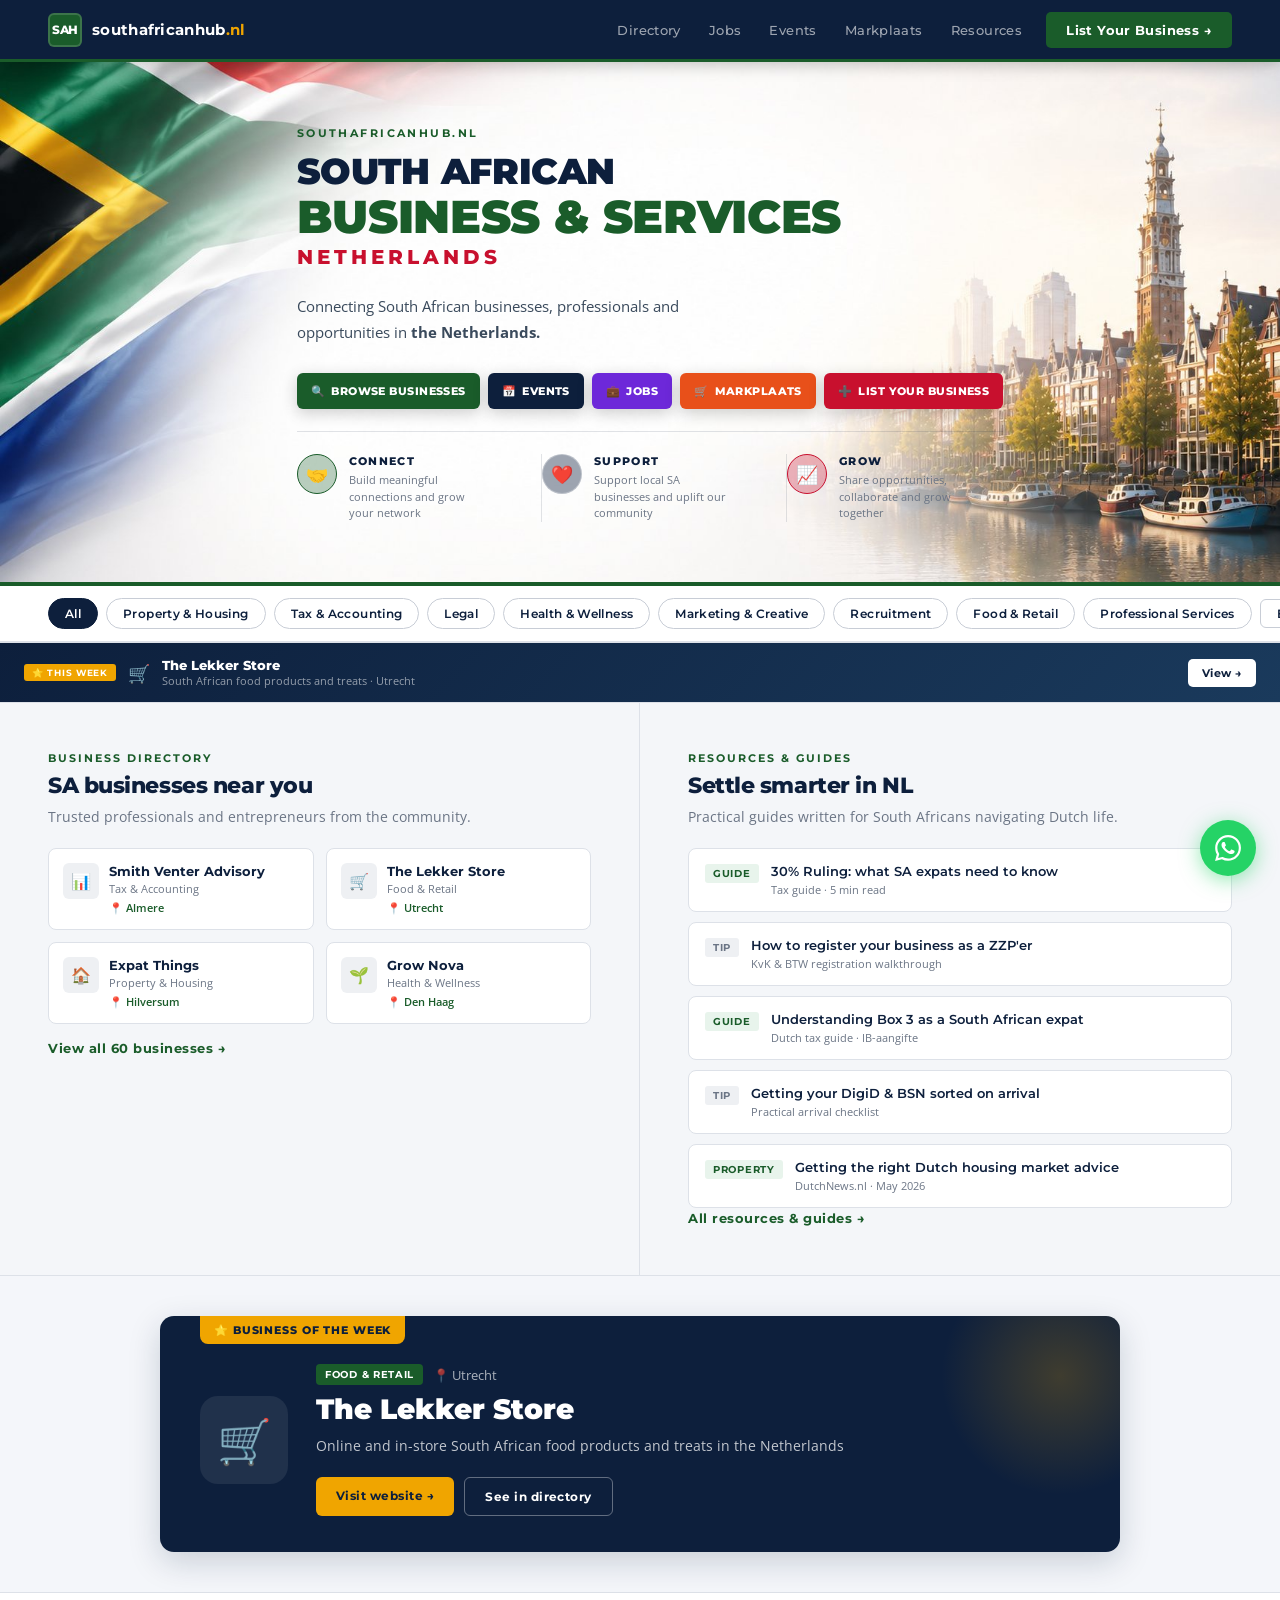
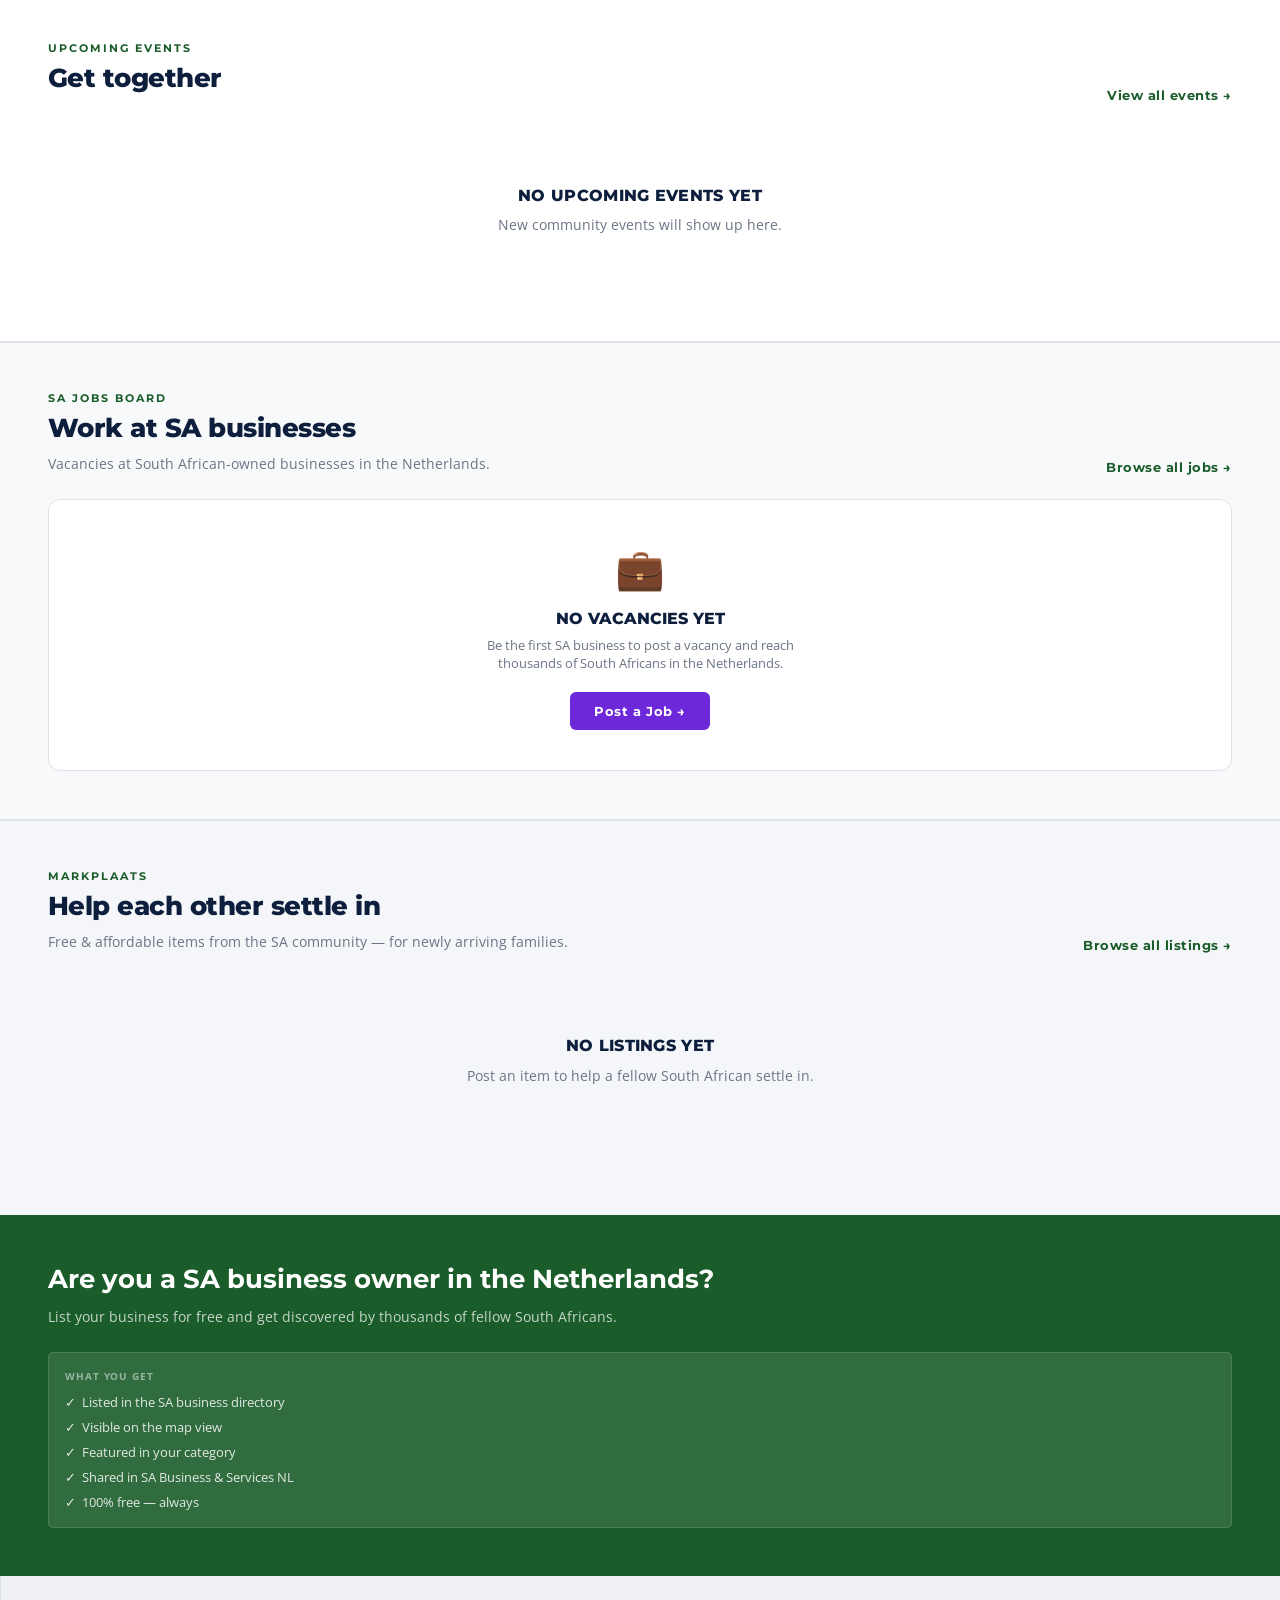
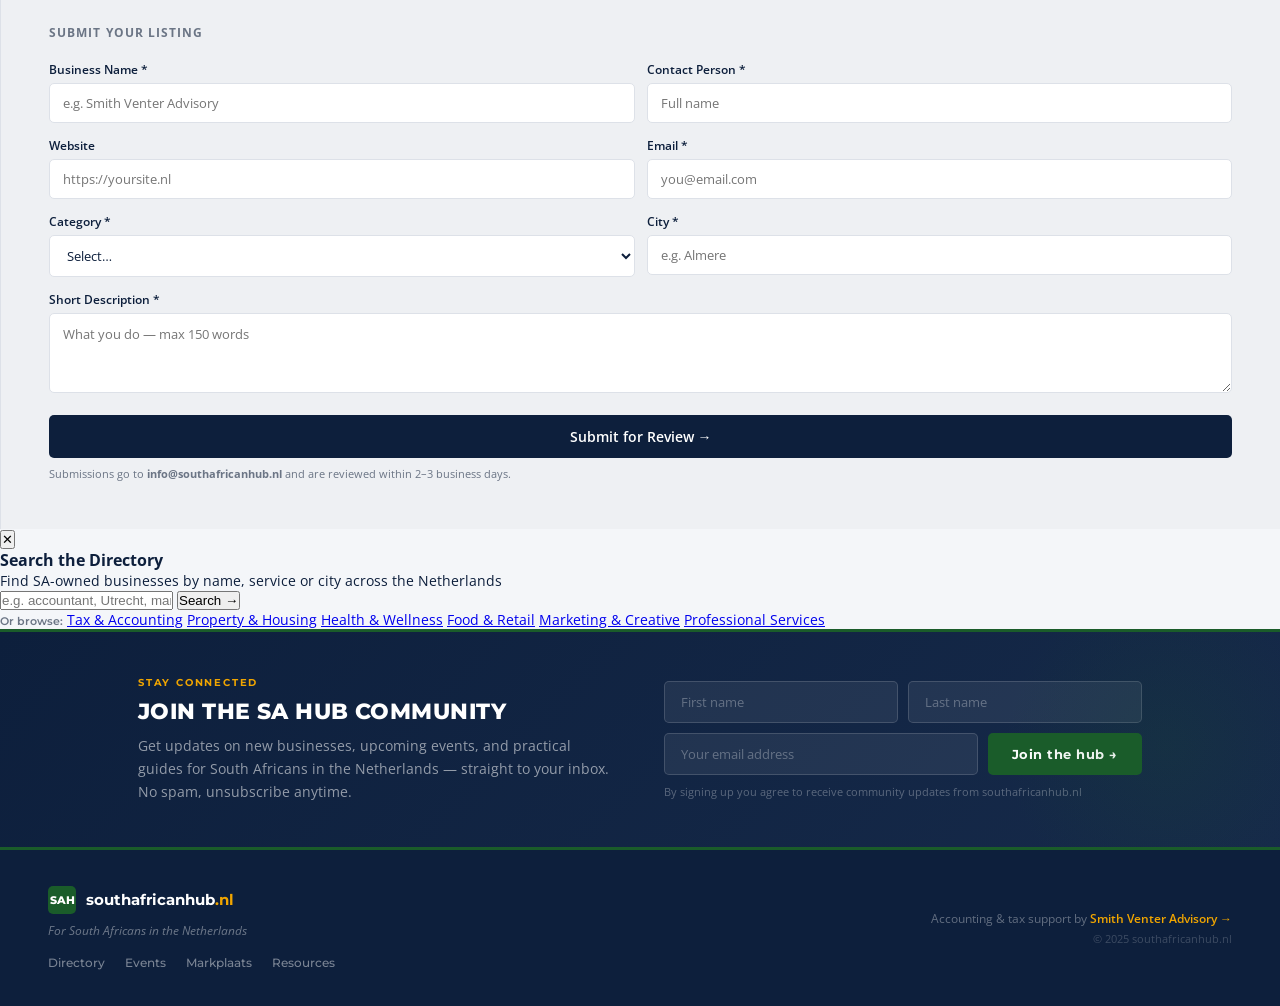
<file: index.html>
<!DOCTYPE html>
<html lang="en">
<head>
<meta charset="UTF-8">
<meta name="viewport" content="width=device-width, initial-scale=1.0">
<title>southafricanhub.nl — South Africans in the Netherlands</title>
<meta name="description" content="The hub for South Africans in the Netherlands. Find trusted SA businesses, upcoming events, jobs, and community resources.">

<!-- Open Graph / Facebook -->
<meta property="og:type" content="website">
<meta property="og:url" content="https://www.southafricanhub.nl/">
<meta property="og:title" content="South African Business & Services — Netherlands">
<meta property="og:description" content="The hub for South Africans in the Netherlands. Find trusted SA businesses, upcoming events, jobs, and community resources.">
<meta property="og:image" content="https://res.cloudinary.com/dqawhi00g/image/upload/v1779373327/Schermafbeelding_2026-05-21_162148_vbr8t3.png">
<meta property="og:image:width" content="1200">
<meta property="og:image:height" content="630">
<meta property="og:site_name" content="southafricanhub.nl">
<meta property="og:locale" content="en_NL">

<!-- Twitter -->
<meta name="twitter:card" content="summary_large_image">
<meta name="twitter:title" content="South African Business & Services — Netherlands">
<meta name="twitter:description" content="The hub for South Africans in the Netherlands. Find trusted SA businesses, upcoming events, jobs, and community resources.">
<meta name="twitter:image" content="https://res.cloudinary.com/dqawhi00g/image/upload/v1779373327/Schermafbeelding_2026-05-21_162148_vbr8t3.png">
<link rel="stylesheet" href="shared.css">
<style>
  /* ── HOMEPAGE SPECIFICS ── */
  /* Hero */
  .hero {
    background: url('hero-banner.png') center center / cover no-repeat;
    padding: 0;
    position: relative;
    overflow: hidden;
    min-height: 520px;
    display: flex;
    align-items: center;
    justify-content: center;
    border-bottom: 4px solid #1a5c2a;
  }
  .hero-overlay {
    position: absolute; inset: 0;
    background: rgba(255,255,255,0.0);
    z-index: 0;
  }
  .hero-content {
    position: relative; z-index: 1;
    text-align: left;
    padding: 52px 40px 48px 60px;
    width: 63%;
    display: flex;
    flex-direction: column;
    justify-content: center;
    min-height: 520px;
  }
  .hero-eyebrow {
    font-family: 'Montserrat', sans-serif;
    font-size: 11px; font-weight: 700;
    letter-spacing: 0.22em; text-transform: uppercase;
    color: #1a5c2a; margin-bottom: 12px;
  }
  .hero h1 {
    font-family: 'Montserrat', sans-serif;
    font-size: 36px; font-weight: 900;
    color: #0d1f3c; line-height: 1.1;
    margin-bottom: 8px;
    text-transform: uppercase;
    letter-spacing: -0.01em;
  }
  .hero h1 .line2 { font-size: 46px; color: #1a5c2a; display: block; }
  .hero h1 .line3 {
    font-size: 20px; color: #c8102e; font-weight: 800;
    display: block; margin-top: 4px; letter-spacing: 0.2em;
  }
  .hero-tagline {
    font-size: 15px; line-height: 1.7;
    color: #3a4a5c;
    max-width: 440px; margin: 18px 0 28px;
    font-family: 'Open Sans', sans-serif;
  }
  .hero-btns {
    display: flex; gap: 8px;
    flex-wrap: nowrap; justify-content: flex-start;
    margin-bottom: 0;
    align-items: center;
  }
  .hero-btn {
    display: inline-flex; align-items: center; gap: 6px;
    padding: 11px 14px; border-radius: 6px;
    font-size: 11px; font-weight: 800;
    font-family: 'Montserrat', sans-serif;
    letter-spacing: 0.04em; text-transform: uppercase;
    text-decoration: none; cursor: pointer; border: none;
    transition: all 0.18s; white-space: nowrap;
    box-shadow: 0 4px 16px rgba(0,0,0,0.2);
  }
  .hero-btn-primary { background: #1a5c2a; color: white; }
  .hero-btn-primary:hover { background: #22743a; transform: translateY(-2px); box-shadow: 0 6px 20px rgba(26,92,42,0.4); }
  .hero-btn-navy { background: #0d1f3c; color: white; }
  .hero-btn-navy:hover { background: #162a4a; transform: translateY(-2px); box-shadow: 0 6px 20px rgba(13,31,60,0.4); }
  .hero-btn-red { background: #c8102e; color: white; }
  .hero-btn-red:hover { background: #a50d26; transform: translateY(-2px); box-shadow: 0 6px 20px rgba(200,16,46,0.4); }
  .hero-btn-orange { background: #e8501a; color: white; }
  .hero-btn-orange:hover { background: #d0461a; transform: translateY(-2px); box-shadow: 0 6px 20px rgba(232,80,26,0.4); }

  /* Hero pillars */
  .hero-pillars {
    display: flex; gap: 0;
    justify-content: flex-start;
    border-top: 1px solid rgba(13,31,60,0.12);
    padding-top: 22px;
    margin-top: 22px;
    flex-wrap: nowrap;
    width: 100%;
  }
  .hero-pillar {
    display: flex; align-items: flex-start; gap: 12px;
    padding: 0 28px 0 0;
    border-right: 1px solid rgba(13,31,60,0.12);
    cursor: pointer; transition: opacity 0.15s;
    text-align: left;
    flex: 1;
  }
  .hero-pillar:last-child { border-right: none; padding-right: 0; }
  .hero-pillar:hover { opacity: 0.85; }
  .hero-pillar .p-icon-circle {
    width: 40px; height: 40px; border-radius: 50%;
    display: flex; align-items: center; justify-content: center;
    font-size: 18px; flex-shrink: 0;
    background: rgba(255,255,255,0.1);
    border: 1px solid rgba(255,255,255,0.2);
  }
  .hero-pillar:nth-child(1) .p-icon-circle { background: rgba(26,92,42,0.3); border-color: #1a5c2a; }
  .hero-pillar:nth-child(2) .p-icon-circle { background: rgba(13,31,60,0.4); border-color: rgba(255,255,255,0.3); }
  .hero-pillar:nth-child(3) .p-icon-circle { background: rgba(200,16,46,0.3); border-color: #c8102e; }
  .hero-pillar .p-text {}
  .hero-pillar .p-title {
    font-family: 'Montserrat', sans-serif;
    font-size: 11px; font-weight: 800;
    text-transform: uppercase; letter-spacing: 0.12em;
    color: #0d1f3c; margin-bottom: 4px;
  }
  .hero-pillar .p-desc {
    font-size: 11px; color: #6b7585;
    line-height: 1.5; max-width: 140px;
  }

  /* Tagline bar *//* Tagline bar */
  .tagline-bar {
    background: #1a5c2a;
    padding: 14px 48px;
    display: flex;
    justify-content: center;
    gap: 40px;
    align-items: center;
  }
  .tagline-item {
    font-family: 'Montserrat', sans-serif;
    font-size: 12px; font-weight: 700;
    letter-spacing: 0.15em; text-transform: uppercase;
    color: white;
  }
  .tagline-sep { color: rgba(255,255,255,0.3); font-size: 18px; }

  /* Cat bar */
  .cat-bar {
    background: white;
    border-bottom: 2px solid #dde1e8;
    padding: 12px 48px;
    display: flex; gap: 8px; align-items: center;
    overflow-x: auto;
    position: sticky; top: 62px; z-index: 100;
    box-shadow: 0 2px 8px rgba(0,0,0,0.04);
  }

  /* Dual section */
  .dual-section {
    display: grid; grid-template-columns: 1fr 1fr;
    border-top: 1px solid #dde1e8;
  }
  .dual-col { padding: 48px; }
  .dual-col:first-child { border-right: 1px solid #dde1e8; }
  .dual-col .section-title { font-size: 22px; margin-bottom: 6px; }

  /* Dir cards */
  .dir-grid { display: grid; grid-template-columns: 1fr 1fr; gap: 12px; margin-top: 20px; }
  .dir-card {
    background: white; border: 1.5px solid #dde1e8;
    border-radius: 8px; padding: 14px;
    display: flex; gap: 10px; align-items: flex-start;
    transition: border-color 0.15s, box-shadow 0.15s;
    text-decoration: none; color: inherit;
  }
  .dir-card:hover { border-color: #1a5c2a; box-shadow: 0 4px 12px rgba(26,92,42,0.12); }
  .dir-icon {
    width: 36px; height: 36px; background: #eef0f3;
    border-radius: 6px; flex-shrink: 0;
    display: flex; align-items: center; justify-content: center;
    font-size: 16px;
  }
  .dir-card-text .name { font-weight: 700; font-size: 13px; font-family: 'Montserrat', sans-serif; }
  .dir-card-text .cat { font-size: 11px; color: #6b7585; margin-top: 2px; }
  .dir-card-text .loc { font-size: 11px; color: #1a5c2a; margin-top: 4px; font-weight: 600; }

  /* Resource list */
  .resource-list { margin-top: 20px; display: flex; flex-direction: column; gap: 10px; }
  .resource-item {
    background: white; border: 1.5px solid #dde1e8;
    border-radius: 8px; padding: 14px 16px;
    display: flex; gap: 12px; align-items: flex-start;
    text-decoration: none; color: inherit;
    transition: border-color 0.15s;
  }
  .resource-item:hover { border-color: #1a5c2a; }
  .res-tag {
    font-size: 10px; font-weight: 700; letter-spacing: 0.07em;
    text-transform: uppercase; padding: 3px 8px; border-radius: 3px;
    flex-shrink: 0; margin-top: 1px;
    font-family: 'Montserrat', sans-serif;
  }
  .res-tag.guide { background: #e8f4ec; color: #1a5c2a; }
  .res-tag.tip { background: #eef0f3; color: #6b7585; }
  .res-title { font-weight: 600; font-size: 13px; font-family: 'Montserrat', sans-serif; }
  .res-meta { font-size: 11px; color: #6b7585; margin-top: 3px; }

  /* Events section */
  .events-section {
    padding: 48px; background: white;
    border-top: 1px solid #dde1e8;
    border-bottom: 1px solid #dde1e8;
  }
  .section-header { display: flex; justify-content: space-between; align-items: flex-end; margin-bottom: 24px; }

  /* Carousel */
  .carousel-outer { position: relative; }
  .carousel-track-wrap { overflow: hidden; border-radius: 10px; }
  .carousel-track { display: flex; transition: transform 0.45s cubic-bezier(0.25,0.46,0.45,0.94); }
  .carousel-slide { min-width: 100%; position: relative; height: 300px; border-radius: 10px; overflow: hidden; text-decoration: none; display: block; flex-shrink: 0; }
  .slide-banner { position: absolute; inset: 0; background-size: cover; background-position: center; transition: transform 0.6s ease; }
  .carousel-slide:hover .slide-banner { transform: scale(1.02); }
  .slide-banner.s1 { background-image: linear-gradient(135deg, #0d1f3c 0%, #1a5c2a 100%); }
  .slide-banner.s2 { background-image: linear-gradient(135deg, #0d1f3c 0%, #162a4a 100%); }
  .slide-banner.s3 { background-image: linear-gradient(135deg, #162a4a 0%, #1a5c2a 100%); }
  .slide-banner.s4 { background-image: linear-gradient(135deg, #0d1f3c 0%, #c8102e 60%, #0d1f3c 100%); }
  .slide-banner.s5 { background-image: linear-gradient(135deg, #1a5c2a 0%, #0d1f3c 100%); }
  .slide-overlay { position: absolute; inset: 0; background: linear-gradient(90deg, rgba(13,31,60,0.85) 0%, rgba(13,31,60,0.4) 60%, rgba(13,31,60,0.1) 100%); }
  .slide-upload-hint { position: absolute; top: 12px; right: 12px; background: rgba(255,255,255,0.1); border: 1px dashed rgba(255,255,255,0.3); border-radius: 5px; padding: 5px 12px; font-size: 11px; color: rgba(255,255,255,0.5); cursor: pointer; transition: background 0.15s; }
  .slide-upload-hint:hover { background: rgba(255,255,255,0.2); color: white; }
  .slide-content { position: absolute; inset: 0; padding: 32px 40px; display: flex; flex-direction: column; justify-content: flex-end; z-index: 2; }
  .slide-tag { display: inline-block; font-size: 10px; font-weight: 700; text-transform: uppercase; letter-spacing: 0.1em; padding: 4px 10px; border-radius: 3px; margin-bottom: 12px; align-self: flex-start; font-family: 'Montserrat', sans-serif; }
  .slide-tag.community { background: #e8f4ec; color: #1a5c2a; }
  .slide-tag.networking { background: rgba(240,165,0,0.2); color: #f0a500; }
  .slide-tag.workshop { background: rgba(255,255,255,0.15); color: white; }
  .slide-tag.sport { background: rgba(200,16,46,0.2); color: #ff6b6b; }
  .slide-date-row { display: flex; align-items: center; gap: 12px; margin-bottom: 10px; }
  .slide-date-block { text-align: center; }
  .slide-date-block .day { font-family: 'Montserrat', sans-serif; font-size: 36px; font-weight: 900; color: white; line-height: 1; }
  .slide-date-block .month { font-size: 10px; text-transform: uppercase; letter-spacing: 0.1em; color: rgba(255,255,255,0.5); margin-top: 2px; font-family: 'Montserrat', sans-serif; }
  .slide-date-sep { width: 1px; height: 40px; background: rgba(255,255,255,0.2); }
  .slide-city { font-size: 12px; font-weight: 700; text-transform: uppercase; letter-spacing: 0.1em; color: #f0a500; font-family: 'Montserrat', sans-serif; }
  .slide-title { font-family: 'Montserrat', sans-serif; font-size: 24px; font-weight: 800; color: white; line-height: 1.2; margin-bottom: 8px; max-width: 560px; }
  .slide-meta { font-size: 13px; color: rgba(255,255,255,0.6); line-height: 1.5; margin-bottom: 16px; }
  .slide-cta { display: inline-block; background: #1a5c2a; color: white; padding: 9px 20px; border-radius: 5px; font-size: 13px; font-weight: 700; text-decoration: none; align-self: flex-start; font-family: 'Montserrat', sans-serif; letter-spacing: 0.04em; transition: background 0.15s; }
  .slide-cta:hover { background: #22743a; }
  .carousel-arrow { position: absolute; top: 50%; transform: translateY(-50%); width: 40px; height: 40px; background: white; border: 1.5px solid #dde1e8; border-radius: 50%; display: flex; align-items: center; justify-content: center; cursor: pointer; z-index: 10; box-shadow: 0 2px 10px rgba(0,0,0,0.12); transition: all 0.15s; font-size: 16px; color: #0d1f3c; }
  .carousel-arrow:hover { background: #0d1f3c; color: white; border-color: #0d1f3c; }
  .carousel-arrow.prev { left: -18px; }
  .carousel-arrow.next { right: -18px; }
  .carousel-dots { display: flex; justify-content: center; gap: 7px; margin-top: 18px; }
  .carousel-dot { width: 7px; height: 7px; border-radius: 50%; background: #dde1e8; cursor: pointer; transition: all 0.2s; }
  .carousel-dot.active { background: #1a5c2a; width: 22px; border-radius: 4px; }

  /* Markplaats preview */
  .mp-preview { padding: 48px; border-top: 1px solid #dde1e8; }
  .mp-grid-preview { display: grid; grid-template-columns: repeat(4,1fr); gap: 14px; margin-top: 24px; }
  .mp-card-preview { background: white; border: 1.5px solid #dde1e8; border-radius: 10px; overflow: hidden; text-decoration: none; color: inherit; display: block; transition: transform 0.2s, box-shadow 0.2s, border-color 0.2s; }
  .mp-card-preview:hover { transform: translateY(-2px); box-shadow: 0 6px 20px rgba(26,92,42,0.12); border-color: #1a5c2a; }
  .mp-img { height: 110px; display: flex; align-items: center; justify-content: center; font-size: 38px; position: relative; }
  .mp-img.warm { background: #fef3c7; }
  .mp-img.cool { background: #e0f2fe; }
  .mp-img.soft { background: #fce7f3; }
  .mp-img.nat  { background: #dcfce7; }
  .mp-badge { position: absolute; top: 8px; left: 8px; font-size: 10px; font-weight: 700; letter-spacing: 0.06em; text-transform: uppercase; padding: 3px 8px; border-radius: 3px; font-family: 'Montserrat', sans-serif; }
  .mp-badge.free { background: #e8f4ec; color: #1a5c2a; }
  .mp-badge.sale { background: #fef3c7; color: #92400e; }
  .mp-body-preview { padding: 12px; }
  .mp-title-preview { font-weight: 700; font-size: 13px; margin-bottom: 4px; font-family: 'Montserrat', sans-serif; }
  .mp-footer-preview { display: flex; justify-content: space-between; align-items: center; margin-top: 10px; padding-top: 10px; border-top: 1px solid #dde1e8; }
  .mp-price { font-size: 14px; font-weight: 700; font-family: 'Montserrat', sans-serif; }
  .mp-price.free { color: #1a5c2a; }
  .mp-city-preview { font-size: 11px; color: #6b7585; }

  /* Listing CTA band */
  .listing-cta-band {
  .hero {
    background: var(--ink);
    padding: 72px 48px 60px;
    display: grid;
    grid-template-columns: 1fr 1fr;
    gap: 48px;
    align-items: center;
    position: relative;
    overflow: hidden;
  }
  .hero::before {
    content: '';
    position: absolute; right: -80px; top: -80px;
    width: 500px; height: 500px; border-radius: 50%;
    background: radial-gradient(circle, rgba(232,80,26,0.14) 0%, transparent 65%);
    pointer-events: none;
  }
  .hero-eyebrow { font-size: 11px; font-weight: 600; letter-spacing: 0.14em; text-transform: uppercase; color: var(--green); margin-bottom: 16px; }
  .hero h1 { font-family: 'Montserrat', sans-serif; font-size: 48px; color: white; line-height: 1.05; margin-bottom: 18px; }
  .hero h1 em { font-style: italic; color: rgba(255,255,255,0.45); }
  .hero p { font-size: 16px; line-height: 1.7; color: rgba(255,255,255,0.55); max-width: 420px; margin-bottom: 32px; }
  .hero-btns { display: flex; gap: 12px; }
  .hero-stats-grid { display: grid; grid-template-columns: 1fr 1fr; gap: 14px; position: relative; z-index: 1; }
  .hero-stat-card {
    background: rgba(255,255,255,0.07);
    border: 1px solid rgba(255,255,255,0.1);
    border-radius: var(--radius-md);
    padding: 20px;
    text-align: center;
  }
  .hero-stat-card .n { font-family: 'Montserrat', sans-serif; font-size: 32px; color: white; display: block; line-height: 1; }
  .hero-stat-card .l { font-size: 11px; color: rgba(255,255,255,0.4); text-transform: uppercase; letter-spacing: 0.08em; margin-top: 5px; display: block; }

  /* CAT BAR */
  .cat-bar {
    background: var(--surface);
    border-bottom: 1px solid var(--wire);
    padding: 12px 48px;
    display: flex; gap: 8px; align-items: center;
    overflow-x: auto;
    position: sticky; top: 58px; z-index: 100;
  }
  .cat-bar .view-toggle { margin-left: auto; }

  /* DUAL SECTION */
  .dual-section {
    display: grid;
    grid-template-columns: 1fr 1fr;
    border-top: 1px solid var(--wire);
  }
  .dual-col { padding: 48px; }
  .dual-col:first-child { border-right: 1px solid var(--wire); }
  .dual-col .section-title { font-size: 24px; margin-bottom: 6px; }

  /* DIRECTORY GRID */
  .dir-grid { display: grid; grid-template-columns: 1fr 1fr; gap: 12px; margin-top: 20px; }
  .dir-card {
    background: var(--surface); border: 1px solid var(--wire);
    border-radius: var(--radius-sm); padding: 14px;
    display: flex; gap: 10px; align-items: flex-start;
    transition: border-color 0.15s; text-decoration: none; color: inherit;
  }
  .dir-card:hover { border-color: var(--green); }
  .dir-icon { width: 36px; height: 36px; background: var(--subtle); border-radius: var(--radius-sm); flex-shrink: 0; display: flex; align-items: center; justify-content: center; font-size: 16px; }
  .dir-card-text .name { font-weight: 600; font-size: 13px; }
  .dir-card-text .cat { font-size: 11px; color: var(--muted); margin-top: 2px; }
  .dir-card-text .loc { font-size: 11px; color: var(--green); margin-top: 4px; }

  /* MAP VIEW */
  #map-view { display: none !important; visibility: hidden; height: 0; overflow: hidden; }
  #map-view.visible { display: block !important; }
  #list-view { display: grid; }
  #list-view.hidden { display: none !important; }
  .map-shell { padding: 48px; border-top: 1px solid var(--wire); }
  .map-container { display: grid; grid-template-columns: 1fr 300px; gap: 16px; height: 420px; margin-top: 24px; }
  .map-canvas { background: #dde8d0; border: 1px solid var(--wire); border-radius: var(--radius-md); position: relative; overflow: hidden; }
  .map-grid { position: absolute; inset: 0; background-image: linear-gradient(rgba(0,0,0,0.05) 1px, transparent 1px), linear-gradient(90deg, rgba(0,0,0,0.05) 1px, transparent 1px); background-size: 44px 44px; }
  .map-pin { position: absolute; transform: translate(-50%,-100%); cursor: pointer; }
  .map-pin-dot { width: 26px; height: 26px; background: var(--green); border-radius: 50% 50% 50% 0; transform: rotate(-45deg); border: 2px solid white; box-shadow: 0 2px 8px rgba(0,0,0,0.2); transition: transform 0.15s; }
  .map-pin:hover .map-pin-dot { transform: rotate(-45deg) scale(1.15); }
  .map-pin-label { position: absolute; bottom: 32px; left: 50%; transform: translateX(-50%); background: var(--ink); color: white; font-size: 10px; white-space: nowrap; padding: 3px 7px; border-radius: 4px; font-weight: 600; opacity: 0; transition: opacity 0.15s; pointer-events: none; }
  .map-pin:hover .map-pin-label { opacity: 1; }
  .map-city { position: absolute; font-size: 10px; color: rgba(0,0,0,0.3); font-weight: 700; letter-spacing: 0.05em; text-transform: uppercase; }
  .map-legend { position: absolute; bottom: 12px; left: 12px; background: white; border: 1px solid var(--wire); border-radius: var(--radius-sm); padding: 8px 12px; font-size: 11px; display: flex; gap: 12px; }
  .legend-item { display: flex; align-items: center; gap: 5px; color: var(--muted); }
  .legend-dot { width: 10px; height: 10px; border-radius: 50%; }
  .map-sidebar { display: flex; flex-direction: column; gap: 8px; overflow-y: auto; }
  .map-list-item { background: var(--surface); border: 1px solid var(--wire); border-radius: var(--radius-sm); padding: 12px; cursor: pointer; text-decoration: none; color: inherit; display: block; transition: border-color 0.15s; }
  .map-list-item:hover { border-color: var(--green); }
  .map-list-item .name { font-weight: 600; font-size: 13px; }
  .map-list-item .cat { font-size: 11px; color: var(--muted); margin-top: 2px; }
  .map-list-item .loc { font-size: 11px; color: var(--green); margin-top: 4px; }

  /* RESOURCES */
  .resource-list { margin-top: 20px; display: flex; flex-direction: column; gap: 10px; }
  .resource-item { background: var(--surface); border: 1px solid var(--wire); border-radius: var(--radius-sm); padding: 14px 16px; display: flex; gap: 12px; align-items: flex-start; text-decoration: none; color: inherit; transition: border-color 0.15s; }
  .resource-item:hover { border-color: var(--green); }
  .res-tag { font-size: 10px; font-weight: 700; letter-spacing: 0.07em; text-transform: uppercase; padding: 3px 8px; border-radius: 3px; flex-shrink: 0; margin-top: 1px; }
  .res-tag.guide { background: var(--accent-light); color: var(--green); }
  .res-tag.tip { background: var(--subtle); color: var(--muted); }
  .res-title { font-weight: 600; font-size: 13px; }
  .res-meta { font-size: 11px; color: var(--muted); margin-top: 3px; }

  /* FEATURED BUSINESS */
  .featured-section { padding: 48px; background: var(--off-white); border-top: 1px solid var(--wire); border-bottom: 1px solid var(--wire); }
  .featured-card { border-radius: var(--radius-lg); overflow: hidden; border: 2px solid #f0a500; background: white; box-shadow: 0 4px 24px rgba(240,165,0,0.12); display: flex; flex-direction: row; }
  .featured-img { width: 300px; min-width: 300px; height: auto; max-height: 480px; object-fit: cover; object-position: center top; display: block; flex-shrink: 0; }
  .featured-body { padding: 36px 40px; display: flex; flex-direction: column; justify-content: space-between; gap: 20px; flex: 1; min-width: 0; }
  .featured-badge { display: inline-flex; align-items: center; gap: 6px; background: #f0a500; color: white; font-family: 'Montserrat', sans-serif; font-size: 10px; font-weight: 700; letter-spacing: 0.1em; text-transform: uppercase; padding: 5px 12px; border-radius: 4px; align-self: flex-start; }
  .featured-name { font-family: 'Montserrat', sans-serif; font-size: 22px; font-weight: 900; color: var(--navy); line-height: 1.2; margin: 4px 0; text-transform: uppercase; letter-spacing: -0.01em; }
  .featured-role { font-size: 12px; font-weight: 600; color: var(--green); text-transform: uppercase; letter-spacing: 0.08em; font-family: 'Montserrat', sans-serif; }
  .featured-quote { border-left: 3px solid #f0a500; padding-left: 16px; font-size: 15px; color: var(--navy); line-height: 1.7; font-style: italic; }
  .featured-editorial { font-size: 13px; color: var(--muted); line-height: 1.8; }
  .featured-cta { display: inline-flex; align-items: center; gap: 8px; background: var(--navy); color: white; padding: 11px 22px; border-radius: 6px; font-family: 'Montserrat', sans-serif; font-size: 12px; font-weight: 700; text-decoration: none; letter-spacing: 0.04em; transition: background 0.15s; align-self: flex-start; }
  .featured-cta:hover { background: #1a2d4a; }
  @media (max-width: 768px) {
    .featured-card { grid-template-columns: 1fr !important; }
    .featured-img { min-height: 240px !important; }
    .featured-body { padding: 24px !important; }
  }

  /* EVENTS CAROUSEL */
  .events-section { padding: 48px; background: var(--surface); border-top: 1px solid var(--wire); border-bottom: 1px solid var(--wire); }
  .section-header { display: flex; justify-content: space-between; align-items: flex-end; margin-bottom: 24px; }

  /* Carousel wrapper */
  .carousel-outer { position: relative; }
  .carousel-track-wrap { overflow: hidden; border-radius: var(--radius-lg); }
  .carousel-track {
    display: flex;
    transition: transform 0.45s cubic-bezier(0.25, 0.46, 0.45, 0.94);
    will-change: transform;
  }

  /* Each slide = full-width banner */
  .carousel-slide {
    min-width: 100%;
    position: relative;
    height: 300px;
    border-radius: var(--radius-lg);
    overflow: hidden;
    text-decoration: none;
    display: block;
    flex-shrink: 0;
  }

  /* Banner image area — gradient fallback when no image uploaded */
  .slide-banner {
    position: absolute;
    inset: 0;
    background-size: cover;
    background-position: center;
    transition: transform 0.6s ease;
  }
  .carousel-slide:hover .slide-banner { transform: scale(1.02); }

  /* Colour fallbacks per slide */
  .slide-banner.s1 { background-image: linear-gradient(135deg, #1c1917 0%, #2d1a0e 50%, #3d2010 100%); }
  .slide-banner.s2 { background-image: linear-gradient(135deg, #0f1f2e 0%, #1a3040 50%, #0d2535 100%); }
  .slide-banner.s3 { background-image: linear-gradient(135deg, #1a1f0a 0%, #2d3a10 50%, #1e2a08 100%); }
  .slide-banner.s4 { background-image: linear-gradient(135deg, #1f1225 0%, #2d1535 50%, #1a0f1e 100%); }
  .slide-banner.s5 { background-image: linear-gradient(135deg, #1f150a 0%, #3a2010 50%, #2a1808 100%); }

  /* Overlay gradient for text legibility */
  .slide-overlay {
    position: absolute;
    inset: 0;
    background: linear-gradient(90deg, rgba(0,0,0,0.75) 0%, rgba(0,0,0,0.35) 60%, rgba(0,0,0,0.1) 100%);
  }

  /* Upload hint shown when no real image */
  .slide-upload-hint {
    position: absolute;
    top: 12px; right: 12px;
    background: rgba(255,255,255,0.1);
    border: 1px dashed rgba(255,255,255,0.3);
    border-radius: var(--radius-sm);
    padding: 5px 12px;
    font-size: 11px;
    color: rgba(255,255,255,0.5);
    backdrop-filter: blur(4px);
    display: flex;
    align-items: center;
    gap: 5px;
    cursor: pointer;
    transition: background 0.15s;
  }
  .slide-upload-hint:hover { background: rgba(255,255,255,0.18); color: white; }

  /* Slide content */
  .slide-content {
    position: absolute;
    inset: 0;
    padding: 32px 40px;
    display: flex;
    flex-direction: column;
    justify-content: flex-end;
    z-index: 2;
  }
  .slide-tag {
    display: inline-block;
    font-size: 10px; font-weight: 700;
    text-transform: uppercase; letter-spacing: 0.1em;
    padding: 4px 10px; border-radius: 3px;
    margin-bottom: 12px; align-self: flex-start;
  }
  .slide-tag.community { background: var(--free-bg); color: var(--free); }
  .slide-tag.networking { background: var(--accent-light); color: var(--green); }
  .slide-tag.workshop   { background: #ede9fe; color: #6d28d9; }
  .slide-tag.sport      { background: var(--sale-bg); color: var(--sale); }

  .slide-date-row {
    display: flex; align-items: center; gap: 12px; margin-bottom: 10px;
  }
  .slide-date-block { text-align: center; }
  .slide-date-block .day { font-family: 'Montserrat', sans-serif; font-size: 36px; color: white; line-height: 1; }
  .slide-date-block .month { font-size: 10px; text-transform: uppercase; letter-spacing: 0.1em; color: rgba(255,255,255,0.5); margin-top: 2px; }
  .slide-date-sep { width: 1px; height: 40px; background: rgba(255,255,255,0.2); }
  .slide-city { font-size: 12px; font-weight: 600; text-transform: uppercase; letter-spacing: 0.1em; color: var(--green); }

  .slide-title {
    font-family: 'Montserrat', sans-serif;
    font-size: 26px; color: white; line-height: 1.2;
    margin-bottom: 8px;
    max-width: 560px;
  }
  .slide-meta { font-size: 13px; color: rgba(255,255,255,0.6); line-height: 1.5; margin-bottom: 16px; }
  .slide-cta {
    display: inline-block;
    background: var(--green); color: white;
    padding: 9px 20px; border-radius: var(--radius-sm);
    font-size: 13px; font-weight: 600;
    text-decoration: none; align-self: flex-start;
    transition: background 0.15s;
  }
  .slide-cta:hover { background: var(--green-light); }

  /* Nav arrows */
  .carousel-arrow {
    position: absolute; top: 50%; transform: translateY(-50%);
    width: 40px; height: 40px;
    background: white; border: 1px solid var(--wire);
    border-radius: 50%; display: flex; align-items: center; justify-content: center;
    cursor: pointer; z-index: 10;
    box-shadow: 0 2px 10px rgba(0,0,0,0.12);
    transition: all 0.15s; font-size: 16px; color: var(--ink);
  }
  .carousel-arrow:hover { background: var(--ink); color: white; border-color: var(--ink); }
  .carousel-arrow.prev { left: -18px; }
  .carousel-arrow.next { right: -18px; }

  /* Dots */
  .carousel-dots {
    display: flex; justify-content: center; gap: 7px; margin-top: 18px;
  }
  .carousel-dot {
    width: 7px; height: 7px; border-radius: 50%;
    background: var(--wire); cursor: pointer;
    transition: all 0.2s;
  }
  .carousel-dot.active { background: var(--green); width: 22px; border-radius: 4px; }

  /* MARKPLAATS PREVIEW */
  .mp-preview { padding: 48px; border-top: 1px solid var(--wire); }
  .mp-grid-preview { display: grid; grid-template-columns: repeat(4, 1fr); gap: 14px; margin-top: 24px; }
  .mp-card-preview { background: var(--surface); border: 1px solid var(--wire); border-radius: var(--radius-md); overflow: hidden; text-decoration: none; color: inherit; display: block; transition: transform 0.2s, box-shadow 0.2s; }
  .mp-card-preview:hover { transform: translateY(-2px); box-shadow: 0 6px 20px rgba(0,0,0,0.07); }
  .mp-img { height: 110px; display: flex; align-items: center; justify-content: center; font-size: 38px; position: relative; }
  .mp-img.warm { background: #fef3c7; }
  .mp-img.cool { background: #e0f2fe; }
  .mp-img.soft { background: #fce7f3; }
  .mp-img.nat  { background: #dcfce7; }
  .mp-badge { position: absolute; top: 8px; left: 8px; font-size: 10px; font-weight: 700; letter-spacing: 0.06em; text-transform: uppercase; padding: 3px 8px; border-radius: 3px; }
  .mp-badge.free { background: var(--free-bg); color: var(--free); }
  .mp-badge.sale { background: var(--sale-bg); color: var(--sale); }
  .mp-body-preview { padding: 12px; }
  .mp-title-preview { font-weight: 600; font-size: 13px; margin-bottom: 4px; }
  .mp-footer-preview { display: flex; justify-content: space-between; align-items: center; margin-top: 10px; padding-top: 10px; border-top: 1px solid var(--wire); }
  .mp-price { font-size: 14px; font-weight: 700; }
  .mp-price.free { color: var(--free); }
  .mp-city-preview { font-size: 11px; color: var(--muted); }

  /* LISTING CTA */
  .listing-cta-band {
    display: grid; grid-template-columns: 1fr 1fr;
    border-top: 1px solid var(--wire);
  }
  .cta-left { background: var(--green); padding: 48px; }
  .cta-left h3 { font-family: 'Montserrat', sans-serif; font-size: 26px; color: white; margin-bottom: 10px; }
  .cta-left p { color: rgba(255,255,255,0.75); font-size: 14px; line-height: 1.65; margin-bottom: 24px; }
  .perks { margin-top: 20px; padding: 16px; background: rgba(255,255,255,0.1); border-radius: var(--radius-sm); border: 1px solid rgba(255,255,255,0.12); }
  .perks-label { font-size: 10px; font-weight: 700; text-transform: uppercase; letter-spacing: 0.09em; color: rgba(255,255,255,0.5); margin-bottom: 10px; }
  .perks ul { list-style: none; display: flex; flex-direction: column; gap: 7px; }
  .perks li { font-size: 13px; color: rgba(255,255,255,0.85); }
  .cta-right { background: var(--subtle); padding: 48px; border-left: 1px solid var(--wire); }
  .cta-right h4 { font-size: 12px; font-weight: 700; text-transform: uppercase; letter-spacing: 0.09em; color: var(--muted); margin-bottom: 20px; }
  .form-field { margin-bottom: 14px; }
  .form-field label { display: block; font-size: 12px; font-weight: 600; color: var(--ink); margin-bottom: 5px; }
  .form-field input, .form-field select, .form-field textarea {
    width: 100%; border: 1.5px solid var(--wire); border-radius: var(--radius-sm);
    padding: 10px 13px; font-size: 13px; font-family: 'Open Sans', sans-serif;
    background: var(--surface); color: var(--ink); outline: none;
    transition: border-color 0.15s;
  }
  .form-field input:focus, .form-field select:focus, .form-field textarea:focus { border-color: var(--green); }
  .form-field textarea { resize: vertical; min-height: 80px; line-height: 1.6; }
  .form-row { display: grid; grid-template-columns: 1fr 1fr; gap: 12px; }
  .form-submit { width: 100%; background: var(--ink); color: white; border: none; border-radius: var(--radius-sm); padding: 12px; font-size: 14px; font-weight: 600; font-family: 'Open Sans', sans-serif; cursor: pointer; margin-top: 4px; transition: background 0.15s; }
  .form-submit:hover { background: #2e2a28; }
  .form-note { font-size: 11px; color: var(--muted); margin-top: 8px; }


  .hero h1 .line2 { font-size: 28px; }
  .hero-btn { font-size: 10px; padding: 9px 10px; }
  .mp-grid-preview { grid-template-columns: 1fr; }
}




@media (max-width: 768px) {
  /* ── HERO ── */
  .hero { padding: 28px 16px 24px !important; min-height: auto !important; }
  .hero-content { width: 100% !important; padding: 0 !important; text-align: left !important; min-height: auto !important; }
  .hero h1 { font-size: 22px !important; line-height: 1.2 !important; }
  .hero h1 .line2 { font-size: 26px !important; }
  .hero h1 .line3 { font-size: 13px !important; letter-spacing: 0.1em !important; }
  .hero-tagline { font-size: 13px !important; margin: 12px 0 18px !important; line-height: 1.55 !important; }
  .hero-eyebrow { font-size: 10px !important; margin-bottom: 8px !important; }

  /* ── BUTTONS ── */
  .hero-btns { display: grid !important; grid-template-columns: 1fr 1fr !important; gap: 8px !important; margin-bottom: 0 !important; }
  .hero-btn { font-size: 10px !important; padding: 10px 6px !important; letter-spacing: 0.03em !important; justify-content: center !important; text-align: center !important; }

  /* ── PILLARS — always 2x2 ── */
  .hero-pillars {
    display: grid !important;
    grid-template-columns: 1fr 1fr !important;
    gap: 0 !important;
    border-top: 1px solid rgba(13,31,60,0.12) !important;
    padding-top: 16px !important;
    margin-top: 16px !important;
    flex-wrap: unset !important;
  }
  .hero-pillar {
    padding: 10px 8px !important;
    border-right: none !important;
    border-bottom: 1px solid rgba(13,31,60,0.1) !important;
    margin: 0 !important;
    width: auto !important;
    cursor: pointer;
  }
  .hero-pillar:nth-child(odd) { border-right: 1px solid rgba(13,31,60,0.1) !important; }
  .hero-pillar:nth-child(3),
  .hero-pillar:nth-child(4) { border-bottom: none !important; }
  .p-icon-circle { width: 30px !important; height: 30px !important; font-size: 14px !important; }
  .p-title { font-size: 10px !important; margin-bottom: 3px !important; }
  .p-desc { font-size: 11px !important; line-height: 1.4 !important; }
  .p-arrow { font-size: 9px !important; }

  /* ── TAGLINE BAR ── */
  .tagline-bar { padding: 10px 12px !important; gap: 6px !important; flex-wrap: wrap !important; justify-content: center !important; }
  .tagline-item { font-size: 10px !important; }
  .tagline-sep { font-size: 12px !important; }

  /* ── CAT BAR ── */
  .cat-bar { padding: 10px 16px !important; top: 56px !important; overflow-x: auto !important; flex-wrap: nowrap !important; }

  /* ── DUAL SECTION ── */
  .dual-section { display: block !important; }
  .dual-col { padding: 24px 16px !important; border-right: none !important; border-bottom: 1px solid var(--wire) !important; }
  .dual-col:last-child { border-bottom: none !important; }
  .dir-grid { grid-template-columns: 1fr !important; gap: 8px !important; }

  /* ── SEARCH POPUP ── */
  .search-popup-overlay { padding-top: 70px !important; padding-left: 12px !important; padding-right: 12px !important; }
  .search-popup { padding: 20px !important; }
  .search-popup h3 { font-size: 15px !important; }
  .search-popup-row { flex-direction: column !important; gap: 8px !important; }
  .search-popup-input { font-size: 16px !important; } /* Prevents iOS zoom */
  .search-popup-btn { width: 100% !important; padding: 12px !important; }
  .search-popup-cats { gap: 6px !important; }

  /* ── EVENTS ── */
  .events-section { padding: 24px 16px !important; }
  .section-header { flex-direction: column !important; align-items: flex-start !important; gap: 6px !important; margin-bottom: 16px !important; }
  .carousel-slide { height: 200px !important; }
  .slide-title { font-size: 16px !important; }
  .slide-content { padding: 20px !important; }
  .slide-date-block .day { font-size: 26px !important; }

  /* ── MARKPLAATS PREVIEW ── */
  .mp-preview { padding: 24px 16px !important; }
  .mp-grid-preview { grid-template-columns: 1fr 1fr !important; gap: 10px !important; }

  /* ── NEWSLETTER ── */
  .signup-inner { grid-template-columns: 1fr !important; padding: 28px 16px !important; gap: 20px !important; }
  .signup-name-row { grid-template-columns: 1fr !important; gap: 8px !important; }
  .signup-form-row { flex-direction: column !important; gap: 8px !important; }
  .signup-btn { width: 100% !important; }
  .signup-input { font-size: 16px !important; } /* Prevents iOS zoom */

  /* ── LISTING CTA ── */
  .listing-cta-band { flex-direction: column !important; padding: 24px 16px !important; gap: 16px !important; text-align: center !important; }
}

@media (max-width: 480px) {
  .hero h1 { font-size: 20px !important; }
  .hero h1 .line2 { font-size: 23px !important; }
  .hero-btn { font-size: 9px !important; padding: 9px 4px !important; }
  .mp-grid-preview { grid-template-columns: 1fr !important; }
}


  /* Floating WhatsApp button */
  .wa-float {
    position: fixed; bottom: 24px; right: 24px; z-index: 999;
    background: #25D366; color: white;
    width: 56px; height: 56px; border-radius: 50%;
    display: flex; align-items: center; justify-content: center;
    box-shadow: 0 4px 20px rgba(37,211,102,0.5);
    text-decoration: none; transition: transform 0.2s, box-shadow 0.2s;
    animation: waPulse 2.5s infinite;
  }
  .wa-float:hover { transform: scale(1.1); box-shadow: 0 6px 28px rgba(37,211,102,0.7); }
  .wa-float-tooltip {
    position: absolute; right: 64px; background: var(--navy);
    color: white; font-family: 'Montserrat', sans-serif;
    font-size: 11px; font-weight: 700; padding: 6px 12px;
    border-radius: 6px; white-space: nowrap; opacity: 0;
    pointer-events: none; transition: opacity 0.2s;
  }
  .wa-float-tooltip::after {
    content: ''; position: absolute; right: -6px; top: 50%;
    transform: translateY(-50%); border: 6px solid transparent;
    border-right: none; border-left-color: var(--navy);
  }
  .wa-float:hover .wa-float-tooltip { opacity: 1; }
  @keyframes waPulse {
    0%, 100% { box-shadow: 0 4px 20px rgba(37,211,102,0.5); }
    50% { box-shadow: 0 4px 32px rgba(37,211,102,0.8); }
  }
  @media (max-width: 480px) {
    .wa-float { bottom: 16px; right: 16px; width: 50px; height: 50px; }
  }

@media (max-width: 768px) {
  .discord-section-inner { flex-direction: column !important; }
  .discord-section-inner iframe { width: 100% !important; }
}

  /* Empty states: shown only when a page has no cards (pure CSS, so the add-* automation can keep appending cards) */
  .empty-note { display: none; text-align: center; padding: 56px 20px; color: var(--muted, #64748b); font-size: 14px; line-height: 1.6; }
  .empty-note strong { display: block; font-family: 'Montserrat', sans-serif; font-size: 16px; font-weight: 800; color: var(--navy, #0d1f3c); margin-bottom: 6px; text-transform: uppercase; letter-spacing: .02em; }
  body:not(:has(.carousel-slide)) .home-events-empty { display: block; }
  body:not(:has(.carousel-slide)) .carousel-outer, body:not(:has(.carousel-slide)) .carousel-dots { display: none; }
  body:not(:has(.mp-card-preview)) .home-mp-empty { display: block; }

  /* Business of the Week */
  .botw-section { padding: 40px 48px; background: #f4f6fa; border-top: 1px solid #dde1e8; }
  .botw-card { position: relative; max-width: 960px; margin: 0 auto; background: #0d1f3c; border-radius: 14px; padding: 48px 40px 36px; overflow: hidden; box-shadow: 0 10px 32px rgba(13,31,60,0.18); }
  .botw-card::before { content: ''; position: absolute; right: -60px; top: -60px; width: 240px; height: 240px; border-radius: 50%; background: radial-gradient(circle, rgba(240,165,0,0.22) 0%, transparent 70%); pointer-events: none; }
  .botw-ribbon { position: absolute; top: 0; left: 40px; background: #f0a500; color: #0d1f3c; font-family: 'Montserrat', sans-serif; font-size: 11px; font-weight: 800; letter-spacing: .08em; text-transform: uppercase; padding: 7px 14px; border-radius: 0 0 8px 8px; }
  .botw-main { position: relative; display: flex; gap: 28px; align-items: center; }
  .botw-icon { flex: 0 0 auto; width: 88px; height: 88px; border-radius: 18px; background: rgba(255,255,255,0.08); display: flex; align-items: center; justify-content: center; font-size: 44px; }
  .botw-meta { display: flex; flex-wrap: wrap; gap: 10px; align-items: center; margin-bottom: 8px; }
  .botw-cat { background: #1a5c2a; color: #fff; font-family: 'Montserrat', sans-serif; font-size: 10px; font-weight: 700; letter-spacing: .07em; text-transform: uppercase; padding: 4px 9px; border-radius: 4px; }
  .botw-city { color: rgba(255,255,255,0.65); font-size: 13px; }
  .botw-name { font-family: 'Montserrat', sans-serif; font-size: 28px; font-weight: 900; color: #fff; line-height: 1.15; margin: 0 0 8px; }
  .botw-desc { color: rgba(255,255,255,0.75); font-size: 14px; line-height: 1.7; margin: 0 0 20px; max-width: 560px; }
  .botw-actions { display: flex; flex-wrap: wrap; gap: 10px; }
  .botw-btn { display: inline-block; font-family: 'Montserrat', sans-serif; font-size: 12px; font-weight: 700; letter-spacing: .04em; text-decoration: none; padding: 11px 20px; border-radius: 6px; transition: background .15s, border-color .15s; }
  .botw-btn-primary { background: #f0a500; color: #0d1f3c; }
  .botw-btn-primary:hover { background: #ffb81f; }
  .botw-btn-ghost { border: 1.5px solid rgba(255,255,255,0.35); color: #fff; }
  .botw-btn-ghost:hover { border-color: #fff; }
  @media (max-width: 768px) {
    .botw-section { padding: 28px 16px; }
    .botw-card { padding: 52px 22px 26px; }
    .botw-ribbon { left: 22px; }
    .botw-main { flex-direction: column; align-items: flex-start; gap: 16px; }
    .botw-icon { width: 68px; height: 68px; font-size: 34px; border-radius: 14px; }
    .botw-name { font-size: 22px; }
  }
</style>
</head>
<body>

<!-- NAV -->
<nav class="site-nav">
  <a href="index.html" class="nav-logo">
    <div class="nav-logo-mark">SAH</div>
    <span class="nav-logo-text">southafricanhub<span>.nl</span></span>
  </a>
  <div class="nav-links">
    <a href="directory.html">Directory</a>
    <a href="jobs.html">Jobs</a>
    <a href="events.html">Events</a>
    <a href="markplaats.html">Markplaats</a>
    <a href="resources.html">Resources</a>
    <a href="directory.html#list-business" class="nav-cta">List Your Business →</a>
  </div>
  <button class="nav-hamburger" id="nav-hamburger" onclick="toggleMobileMenu()" aria-label="Menu">
    <span></span><span></span><span></span>
  </button>

  <div class="mobile-menu" id="mobile-menu" style="display:none">
    <a href="directory.html">Directory</a>
    <a href="jobs.html">Jobs</a>
    <a href="events.html">Events</a>
    <a href="markplaats.html">Markplaats</a>
    <a href="resources.html">Resources</a>
    <a href="directory.html#list-business" class="nav-cta">List Your Business →</a>
  </div>
</nav>

<!-- HERO -->
<section class="hero">
  <div class="hero-overlay"></div>
  <div class="hero-content">
    <div class="hero-eyebrow">southafricanhub.nl</div>
    <h1>
      South African
      <span class="line2">Business &amp; Services</span>
      <span class="line3">Netherlands</span>
    </h1>
    <p class="hero-tagline">Connecting South African businesses, professionals and opportunities in <strong>the Netherlands.</strong></p>
    <div class="hero-btns">
      <a href="directory.html" class="hero-btn hero-btn-primary"><span class="hero-btn-icon">🔍</span> Browse Businesses</a>
      <a href="events.html" class="hero-btn hero-btn-navy"><span class="hero-btn-icon">📅</span> Events</a>
      <a href="jobs.html" class="hero-btn" style="background:#6d28d9;color:white"><span class="hero-btn-icon">💼</span> Jobs</a>
      <a href="markplaats.html" class="hero-btn hero-btn-orange"><span class="hero-btn-icon">🛒</span> Markplaats</a>
      <a href="directory.html#list-business" class="hero-btn hero-btn-red"><span class="hero-btn-icon">➕</span> List Your Business</a>
    </div>
    <div class="hero-pillars">
      <div class="hero-pillar" onclick="window.location='events.html'">
        <div class="p-icon-circle">🤝</div>
        <div class="p-text"><div class="p-title">Connect</div><div class="p-desc">Build meaningful connections and grow your network</div></div>
      </div>
      <div class="hero-pillar" onclick="window.location='markplaats.html'">
        <div class="p-icon-circle">❤️</div>
        <div class="p-text"><div class="p-title">Support</div><div class="p-desc">Support local SA businesses and uplift our community</div></div>
      </div>
      <div class="hero-pillar" onclick="window.location='directory.html'">
        <div class="p-icon-circle">📈</div>
        <div class="p-text"><div class="p-title">Grow</div><div class="p-desc">Share opportunities, collaborate and grow together</div></div>
      </div>
    </div>
  </div>
</section>


<!-- CAT BAR -->
<div class="cat-bar">
  <a class="pill active" href="directory.html">All</a>
  <a class="pill" href="directory.html?cat=Property+%26+Housing">Property &amp; Housing</a>
  <a class="pill" href="directory.html?cat=Tax+%26+Accounting">Tax &amp; Accounting</a>
  <a class="pill" href="directory.html?cat=Legal">Legal</a>
  <a class="pill" href="directory.html?cat=Health+%26+Wellness">Health &amp; Wellness</a>
  <a class="pill" href="directory.html?cat=Marketing+%26+Creative">Marketing &amp; Creative</a>
  <a class="pill" href="directory.html?cat=Recruitment">Recruitment</a>
  <a class="pill" href="directory.html?cat=Food+%26+Retail">Food &amp; Retail</a>
  <a class="pill" href="directory.html?cat=Professional+Services">Professional Services</a>
  <a class="pill nav-cta" href="directory.html" style="margin-left:auto;border-radius:6px;padding:6px 16px">Browse all →</a>
</div>

<!-- LIST VIEW -->
<div style="background:linear-gradient(135deg,#0d1f3c 0%,#1a3a5c 100%);padding:14px 24px;display:flex;align-items:center;gap:12px">
  <span style="background:#f0a500;color:white;font-family:'Montserrat',sans-serif;font-size:9px;font-weight:700;letter-spacing:0.08em;text-transform:uppercase;padding:3px 8px;border-radius:3px;white-space:nowrap;flex-shrink:0">⭐ This Week</span>
  <span style="font-size:18px;flex-shrink:0">🛒</span>
  <div style="flex:1;min-width:0;overflow:hidden">
    <div style="font-family:'Montserrat',sans-serif;font-weight:800;font-size:13px;color:white;white-space:nowrap;overflow:hidden;text-overflow:ellipsis">The Lekker Store</div>
    <div style="font-size:11px;color:rgba(255,255,255,0.55);white-space:nowrap;overflow:hidden;text-overflow:ellipsis">South African food products and treats · Utrecht</div>
  </div>
  <a href="directory.html?q=The%20Lekker%20Store" style="background:white;color:#0d1f3c;font-family:'Montserrat',sans-serif;font-size:11px;font-weight:700;padding:7px 14px;border-radius:5px;text-decoration:none;white-space:nowrap;flex-shrink:0;letter-spacing:0.03em">View →</a>
</div>

<div id="list-view" class="dual-section">
  <div class="dual-col">
    <div class="section-eyebrow">Business Directory</div>
    <div class="section-title">SA businesses near you</div>
    <div class="section-sub">Trusted professionals and entrepreneurs from the community.</div>
    <div class="dir-grid">
      <a href="directory.html" class="dir-card"><div class="dir-icon">📊</div><div class="dir-card-text"><div class="name">Smith Venter Advisory</div><div class="cat">Tax &amp; Accounting</div><div class="loc">📍 Almere</div></div></a>
      <a href="directory.html" class="dir-card"><div class="dir-icon">🛒</div><div class="dir-card-text"><div class="name">The Lekker Store</div><div class="cat">Food &amp; Retail</div><div class="loc">📍 Utrecht</div></div></a>
      <a href="directory.html" class="dir-card"><div class="dir-icon">🏠</div><div class="dir-card-text"><div class="name">Expat Things</div><div class="cat">Property &amp; Housing</div><div class="loc">📍 Hilversum</div></div></a>
      <a href="directory.html" class="dir-card"><div class="dir-icon">🌱</div><div class="dir-card-text"><div class="name">Grow Nova</div><div class="cat">Health &amp; Wellness</div><div class="loc">📍 Den Haag</div></div></a>
    </div>
    <a href="directory.html" class="view-all-link" style="margin-top:16px;display:inline-flex;">View all 60 businesses →</a>
  </div>

  <div class="dual-col">
    <div class="section-eyebrow">Resources &amp; Guides</div>
    <div class="section-title">Settle smarter in NL</div>
    <div class="section-sub">Practical guides written for South Africans navigating Dutch life.</div>
    <div class="resource-list">
      <a href="resources.html" class="resource-item"><span class="res-tag guide">Guide</span><div><div class="res-title">30% Ruling: what SA expats need to know</div><div class="res-meta">Tax guide · 5 min read</div></div></a>
      <a href="resources.html" class="resource-item"><span class="res-tag tip">Tip</span><div><div class="res-title">How to register your business as a ZZP'er</div><div class="res-meta">KvK &amp; BTW registration walkthrough</div></div></a>
      <a href="resources.html" class="resource-item"><span class="res-tag guide">Guide</span><div><div class="res-title">Understanding Box 3 as a South African expat</div><div class="res-meta">Dutch tax guide · IB-aangifte</div></div></a>
      <a href="resources.html" class="resource-item"><span class="res-tag tip">Tip</span><div><div class="res-title">Getting your DigiD &amp; BSN sorted on arrival</div><div class="res-meta">Practical arrival checklist</div></div></a>
      <a href="https://www.dutchnews.nl/2026/05/home-truths-getting-the-right-dutch-housing-market-advice/" target="_blank" class="resource-item"><span class="res-tag guide">Property</span><div><div class="res-title">Getting the right Dutch housing market advice</div><div class="res-meta">DutchNews.nl · May 2026</div></div></a>
    </div>
    <a href="resources.html" class="view-all-link">All resources &amp; guides →</a>
  </div>
</div>

<!-- FEATURED BUSINESS -->
<!-- BUSINESS OF THE WEEK -->
<section class="botw-section" id="business-of-the-week">
  <div class="botw-card">
    <div class="botw-ribbon">⭐ Business of the Week</div>
    <div class="botw-main">
      <div class="botw-icon" aria-hidden="true">🛒</div>
      <div class="botw-body">
        <div class="botw-meta"><span class="botw-cat">Food &amp; Retail</span><span class="botw-city">📍 Utrecht</span></div>
        <h2 class="botw-name">The Lekker Store</h2>
        <p class="botw-desc">Online and in-store South African food products and treats in the Netherlands</p>
        <div class="botw-actions"><a class="botw-btn botw-btn-primary" href="https://www.thelekkerstore.nl/" target="_blank" rel="noopener">Visit website →</a><a class="botw-btn botw-btn-ghost" href="directory.html?q=The%20Lekker%20Store">See in directory</a></div>
      </div>
    </div>
  </div>
</section>

<!-- EVENTS CAROUSEL -->
<section class="events-section">
  <div class="section-header">
    <div><div class="section-eyebrow">Upcoming Events</div><div class="section-title">Get together</div></div>
    <a href="events.html" class="view-all-link">View all events →</a>
  </div>

  <div class="empty-note home-events-empty"><strong>No upcoming events yet</strong>New community events will show up here.</div>
  <div class="carousel-outer">
    <div class="carousel-track-wrap">
      <div class="carousel-track" id="carouselTrack">

      </div>
    </div>

    <!-- Arrows -->
    <button class="carousel-arrow prev" onclick="carouselMove(-1)" aria-label="Previous">‹</button>
    <button class="carousel-arrow next" onclick="carouselMove(1)" aria-label="Next">›</button>
  </div>

  <!-- Dots -->
  <div class="carousel-dots" id="carouselDots"></div>
</section>


<!-- JOBS PREVIEW -->
<section style="padding:48px;background:var(--off-white);border-top:1px solid var(--wire);border-bottom:1px solid var(--wire)">
  <div class="section-header">
    <div>
      <div class="section-eyebrow">SA Jobs Board</div>
      <div class="section-title">Work at SA businesses</div>
      <p class="section-sub" style="margin-top:6px">Vacancies at South African-owned businesses in the Netherlands.</p>
    </div>
    <a href="jobs.html" class="view-all-link">Browse all jobs →</a>
  </div>
  <div style="background:white;border:1.5px solid var(--wire);border-radius:12px;padding:40px;text-align:center">
    <div style="font-size:40px;margin-bottom:14px">💼</div>
    <div style="font-family:'Montserrat',sans-serif;font-size:16px;font-weight:800;color:var(--navy);margin-bottom:8px;text-transform:uppercase">No vacancies yet</div>
    <p style="font-size:13px;color:var(--muted);margin-bottom:20px;max-width:360px;margin-left:auto;margin-right:auto">Be the first SA business to post a vacancy and reach thousands of South Africans in the Netherlands.</p>
    <a href="jobs.html" style="display:inline-block;background:#6d28d9;color:white;padding:11px 24px;border-radius:6px;font-family:'Montserrat',sans-serif;font-size:13px;font-weight:700;text-decoration:none;letter-spacing:0.04em">Post a Job →</a>
  </div>
</section>

<!-- MARKPLAATS PREVIEW -->
<section class="mp-preview">
  <div class="section-header">
    <div><div class="section-eyebrow">Markplaats</div><div class="section-title">Help each other settle in</div><p class="section-sub" style="margin-top:6px;">Free & affordable items from the SA community — for newly arriving families.</p></div>
    <a href="markplaats.html" class="view-all-link">Browse all listings →</a>
  </div>
  <div class="empty-note home-mp-empty"><strong>No listings yet</strong>Post an item to help a fellow South African settle in.</div>
  <div class="mp-grid-preview">

  </div>
</section>

<!-- LISTING CTA -->
<div class="listing-cta-band" id="list-business">
  <div class="cta-left">
    <h3>Are you a SA business owner in the Netherlands?</h3>
    <p>List your business for free and get discovered by thousands of fellow South Africans.</p>
    <div class="perks">
      <div class="perks-label">What you get</div>
      <ul>
        <li>✓ &nbsp;Listed in the SA business directory</li>
        <li>✓ &nbsp;Visible on the map view</li>
        <li>✓ &nbsp;Featured in your category</li>
        <li>✓ &nbsp;Shared in SA Business & Services NL</li>
        <li>✓ &nbsp;100% free — always</li>
      </ul>
    </div>
  </div>
  <div class="cta-right">
    <h4>Submit your listing</h4>
    <div class="form-row"><div class="form-field"><label>Business Name *</label><input type="text" placeholder="e.g. Smith Venter Advisory"></div><div class="form-field"><label>Contact Person *</label><input type="text" placeholder="Full name"></div></div>
    <div class="form-row"><div class="form-field"><label>Website</label><input type="text" placeholder="https://yoursite.nl"></div><div class="form-field"><label>Email *</label><input type="email" placeholder="you@email.com"></div></div>
    <div class="form-row">
      <div class="form-field"><label>Category *</label><select><option value="">Select…</option><option>Property & Housing</option><option>Tax & Accounting</option><option>Legal</option><option>Health & Wellness</option><option>Marketing & Creative</option><option>Recruitment</option><option>Food & Retail</option><option>Professional Services</option></select></div>
      <div class="form-field"><label>City *</label><input type="text" placeholder="e.g. Almere"></div>
    </div>
    <div class="form-field"><label>Short Description *</label><textarea placeholder="What you do — max 150 words"></textarea></div>
    <button class="form-submit" onclick="submitBusinessListing(event)">Submit for Review →</button>
    <p class="form-note">Submissions go to <strong>info@southafricanhub.nl</strong> and are reviewed within 2–3 business days.</p>
  </div>
</div>

<!-- SEARCH POPUP -->
<div class="search-popup-overlay" id="searchPopup" onclick="if(event.target===this)closeSearch()">
  <div class="search-popup">
    <button class="search-popup-close" onclick="closeSearch()">✕</button>
    <h3>Search the Directory</h3>
    <p>Find SA-owned businesses by name, service or city across the Netherlands</p>
    <div class="search-popup-row">
      <input class="search-popup-input" id="searchInput" type="text" placeholder="e.g. accountant, Utrecht, marketing…" autocomplete="off">
      <button class="search-popup-btn" onclick="doSearch()">Search →</button>
    </div>
    <div class="search-popup-cats">
      <span style="font-size:11px;color:var(--muted);font-family:'Montserrat',sans-serif;font-weight:600;align-self:center">Or browse:</span>
      <a class="search-popup-cat" href="directory.html?cat=Tax+%26+Accounting">Tax &amp; Accounting</a>
      <a class="search-popup-cat" href="directory.html?cat=Property+%26+Housing">Property &amp; Housing</a>
      <a class="search-popup-cat" href="directory.html?cat=Health+%26+Wellness">Health &amp; Wellness</a>
      <a class="search-popup-cat" href="directory.html?cat=Food+%26+Retail">Food &amp; Retail</a>
      <a class="search-popup-cat" href="directory.html?cat=Marketing+%26+Creative">Marketing &amp; Creative</a>
      <a class="search-popup-cat" href="directory.html?cat=Professional+Services">Professional Services</a>
    </div>
  </div>
</div>

<script>
  function openSearch() {
    document.getElementById('searchPopup').classList.add('open');
    setTimeout(function() { document.getElementById('searchInput').focus(); }, 100);
    document.body.style.overflow = 'hidden';
  }
  function closeSearch() {
    document.getElementById('searchPopup').classList.remove('open');
    document.body.style.overflow = '';
  }
  function doSearch() {
    var q = document.getElementById('searchInput').value.trim();
    if (q) window.location = 'directory.html?q=' + encodeURIComponent(q);
    else window.location = 'directory.html';
  }
  document.addEventListener('DOMContentLoaded', function() {
    var inp = document.getElementById('searchInput');
    if (inp) inp.addEventListener('keydown', function(e) { if (e.key === 'Enter') doSearch(); });
  });
  document.addEventListener('keydown', function(e) { if (e.key === 'Escape') closeSearch(); });
</script>
<div class="signup-banner">
  <div class="signup-inner">
    <div class="signup-copy">
      <div class="eyebrow">Stay connected</div>
      <h3>Join the SA Hub community</h3>
      <p>Get updates on new businesses, upcoming events, and practical guides for South Africans in the Netherlands — straight to your inbox. No spam, unsubscribe anytime.</p>
    </div>
    <div>
      <div class="signup-name-row">
        <input class="signup-input" type="text" id="signup-first" placeholder="First name" autocomplete="given-name">
        <input class="signup-input" type="text" id="signup-last" placeholder="Last name" autocomplete="family-name">
      </div>
      <div class="signup-form-row">
        <input class="signup-input" type="email" id="signup-email" placeholder="Your email address" autocomplete="email">
        <button class="signup-btn" onclick="submitSignup()">Join the hub →</button>
      </div>
      <div class="signup-note">By signing up you agree to receive community updates from southafricanhub.nl</div>
      <div class="signup-success" id="signup-success">
        <span class="signup-success-icon">✅</span>
        <span>You're in! Welcome to the SA Hub community.</span>
      </div>
    </div>
  </div>
</div>

<!-- FOOTER -->
<footer class="site-footer">
  <div class="footer-left">
    <div class="footer-logo-row"><div class="footer-logo-mark">SAH</div><span class="footer-logo-name">southafricanhub<span>.nl</span></span></div>
    <div class="footer-tagline">For South Africans in the Netherlands</div>
    <div class="footer-links" style="margin-top:8px;">
      <a href="directory.html">Directory</a>
      <a href="events.html">Events</a>
      <a href="markplaats.html">Markplaats</a>
      <a href="resources.html">Resources</a>
    </div>
  </div>
  <div class="footer-right">
    <div class="footer-powered">Accounting & tax support by <a href="https://smithventer.nl">Smith Venter Advisory →</a></div>
    <div class="footer-copy">© 2025 southafricanhub.nl</div>
  </div>
</footer>

<script>
  // ── FORMSPREE HELPER (used by the newsletter and business listing forms) ──
  async function sendToFormspree(id, data) {
    try {
      const res = await fetch('https://formspree.io/f/' + id, {
        method: 'POST',
        headers: { 'Content-Type': 'application/json', 'Accept': 'application/json' },
        body: JSON.stringify(data)
      });
      return res.ok;
    } catch (e) { return false; }
  }

  // ── NEWSLETTER SIGNUP ──
  async function submitSignup() {
    const first = document.getElementById('signup-first').value.trim();
    const last  = document.getElementById('signup-last').value.trim();
    const email = document.getElementById('signup-email').value.trim();
    if (!email || !email.includes('@')) { showToast('⚠️ Please enter a valid email address.'); return; }
    const ok = await sendToFormspree('mojbdaza', {
      _subject: 'SA Hub — New community signup',
      name: `${first} ${last}`,
      email
    });
    if (ok) {
      document.getElementById('signup-success').classList.add('visible');
      document.querySelector('.signup-form-row').style.display = 'none';
      document.querySelector('.signup-name-row').style.display = 'none';
      document.querySelector('.signup-note').style.display = 'none';
    } else { showToast('⚠️ Something went wrong. Please try again.'); }
  }

  // ── BUSINESS LISTING FORM ──
  async function submitBusinessListing(e) {
    e.preventDefault();
    const fields = document.querySelectorAll('.cta-right input, .cta-right select, .cta-right textarea');
    const name    = fields[0].value.trim();
    const contact = fields[1].value.trim();
    const website = fields[2].value.trim();
    const email   = fields[3].value.trim();
    const cat     = fields[4].value;
    const city    = fields[5].value.trim();
    const desc    = fields[6].value.trim();
    if (!name || !contact || !email || !cat || !city || !desc) {
      showToast('⚠️ Please fill in all required fields.'); return;
    }
    const btn = e.target; btn.textContent = 'Sending…'; btn.disabled = true;
    const ok = await sendToFormspree('xvzyapnk', {
      _subject: `Business Listing — ${name}`,
      business_name: name, contact_person: contact,
      website: website || 'Not provided', email,
      category: cat, city, description: desc
    });
    if (ok) {
      btn.textContent = '✅ Submitted!';
      showToast('✅ Listing submitted — we\'ll review it within 2–3 days.');
    } else { btn.textContent = 'Submit for Review →'; btn.disabled = false; showToast('⚠️ Something went wrong. Please try again.'); }
  }

  // ── TOAST ──
  function showToast(msg) {
    let t = document.getElementById('site-toast');
    if (!t) {
      t = document.createElement('div');
      t.id = 'site-toast';
      t.className = 'toast';
      t.innerHTML = `<span class="toast-icon"></span><span class="toast-msg"></span>`;
      document.body.appendChild(t);
    }
    t.querySelector('.toast-msg').textContent = msg.replace(/^[\u{1F300}-\u{1FFFF}✅⚠️]\s*/u, '');
    t.querySelector('.toast-icon').textContent = msg.match(/^([\u{1F300}-\u{1FFFF}✅⚠️])/u)?.[1] || '';
    t.classList.add('show');
    setTimeout(() => t.classList.remove('show'), 3500);
  }
  function filterCat(el) {
    document.querySelectorAll('.cat-bar .pill').forEach(p => p.classList.remove('active'));
    el.classList.add('active');
  }

  // ── LIST / MAP TOGGLE ──
  function showList() {
    const lv = document.getElementById('list-view');
    const mv = document.getElementById('map-view');
    const bl = document.getElementById('btn-list');
    const bm = document.getElementById('btn-map');
    if (lv) { lv.style.cssText = 'display:grid !important'; lv.classList.remove('hidden'); }
    if (mv) { mv.style.cssText = 'display:none !important'; mv.classList.remove('visible'); }
    if (bl) { bl.className = 'toggle-btn on'; }
    if (bm) { bm.className = 'toggle-btn off'; }
  }
  function showMap() {
    const lv = document.getElementById('list-view');
    const mv = document.getElementById('map-view');
    const bl = document.getElementById('btn-list');
    const bm = document.getElementById('btn-map');
    if (mv) { mv.style.cssText = 'display:block !important'; mv.classList.add('visible'); }
    if (lv) { lv.style.cssText = 'display:none !important'; lv.classList.add('hidden'); }
    if (bm) { bm.className = 'toggle-btn on'; }
    if (bl) { bl.className = 'toggle-btn off'; }
  }

  // ── CAROUSEL ──
  var _carouselTrack  = document.getElementById('carouselTrack');
  var _carouselDots   = document.getElementById('carouselDots');
  var _slideCount     = _carouselTrack.querySelectorAll('.carousel-slide').length;
  var _current        = 0;
  var _autoTimer      = null;

  // Build dots
  for (var _i = 0; _i < _slideCount; _i++) {
    (function(idx) {
      var d = document.createElement('div');
      d.className = 'carousel-dot' + (idx === 0 ? ' active' : '');
      d.onclick = function() { goTo(idx); };
      _carouselDots.appendChild(d);
    })(_i);
  }

  function goTo(idx) {
    if (!_slideCount) return;
    _current = (idx + _slideCount) % _slideCount;
    _carouselTrack.style.transform = 'translateX(-' + (_current * 100) + '%)';
    document.querySelectorAll('.carousel-dot').forEach(function(d, i) {
      d.classList.toggle('active', i === _current);
    });
    resetAuto();
  }

  function carouselMove(dir) { goTo(_current + dir); }

  function resetAuto() {
    clearInterval(_autoTimer);
    _autoTimer = setInterval(function() { goTo(_current + 1); }, 5000);
  }
  resetAuto();

  // Pause on hover
  document.querySelector('.carousel-outer').addEventListener('mouseenter', function() { clearInterval(_autoTimer); });
  document.querySelector('.carousel-outer').addEventListener('mouseleave', resetAuto);

  // Touch / swipe support
  var _touchStartX = 0;
  _carouselTrack.addEventListener('touchstart', function(e) { _touchStartX = e.touches[0].clientX; }, { passive: true });
  _carouselTrack.addEventListener('touchend', function(e) {
    var dx = e.changedTouches[0].clientX - _touchStartX;
    if (Math.abs(dx) > 40) carouselMove(dx < 0 ? 1 : -1);
  });

  // ── BANNER UPLOAD ──
  function triggerUpload(idx) {
    // find the file input inside the slide at idx
    const slide = track.querySelectorAll('.carousel-slide')[idx];
    slide.querySelector('input[type=file]').click();
  }

  function loadBanner(input, idx) {
    if (!input.files || !input.files[0]) return;
    const reader = new FileReader();
    reader.onload = e => {
      const banner = document.getElementById('banner-' + idx);
      banner.style.backgroundImage = `url('${e.target.result}')`;
      // remove colour class once real image is loaded
      banner.className = 'slide-banner';
    };
    reader.readAsDataURL(input.files[0]);
  }
</script>

<!-- FLOATING WHATSAPP BUTTON -->
<a href="https://chat.whatsapp.com/GHbd0l9zKSkHQE9lpk4m9P" target="_blank" class="wa-float" aria-label="Join our WhatsApp group">
  <div class="wa-float-tooltip">Join our WhatsApp group</div>
  <svg width="26" height="26" viewBox="0 0 24 24" fill="white">
    <path d="M17.472 14.382c-.297-.149-1.758-.867-2.03-.967-.273-.099-.471-.148-.67.15-.197.297-.767.966-.94 1.164-.173.199-.347.223-.644.075-.297-.15-1.255-.463-2.39-1.475-.883-.788-1.48-1.761-1.653-2.059-.173-.297-.018-.458.13-.606.134-.133.298-.347.446-.52.149-.174.198-.298.298-.497.099-.198.05-.371-.025-.52-.075-.149-.669-1.612-.916-2.207-.242-.579-.487-.5-.669-.51-.173-.008-.371-.01-.57-.01-.198 0-.52.074-.792.372-.272.297-1.04 1.016-1.04 2.479 0 1.462 1.065 2.875 1.213 3.074.149.198 2.096 3.2 5.077 4.487.709.306 1.262.489 1.694.625.712.227 1.36.195 1.871.118.571-.085 1.758-.719 2.006-1.413.248-.694.248-1.289.173-1.413-.074-.124-.272-.198-.57-.347m-5.421 7.403h-.004a9.87 9.87 0 01-5.031-1.378l-.361-.214-3.741.982.998-3.648-.235-.374a9.86 9.86 0 01-1.51-5.26c.001-5.45 4.436-9.884 9.888-9.884 2.64 0 5.122 1.03 6.988 2.898a9.825 9.825 0 012.893 6.994c-.003 5.45-4.437 9.884-9.885 9.884m8.413-18.297A11.815 11.815 0 0012.05 0C5.495 0 .16 5.335.157 11.892c0 2.096.547 4.142 1.588 5.945L.057 24l6.305-1.654a11.882 11.882 0 005.683 1.448h.005c6.554 0 11.89-5.335 11.893-11.893a11.821 11.821 0 00-3.48-8.413z"/>
  </svg>
</a>
</body>
</html>
</file>
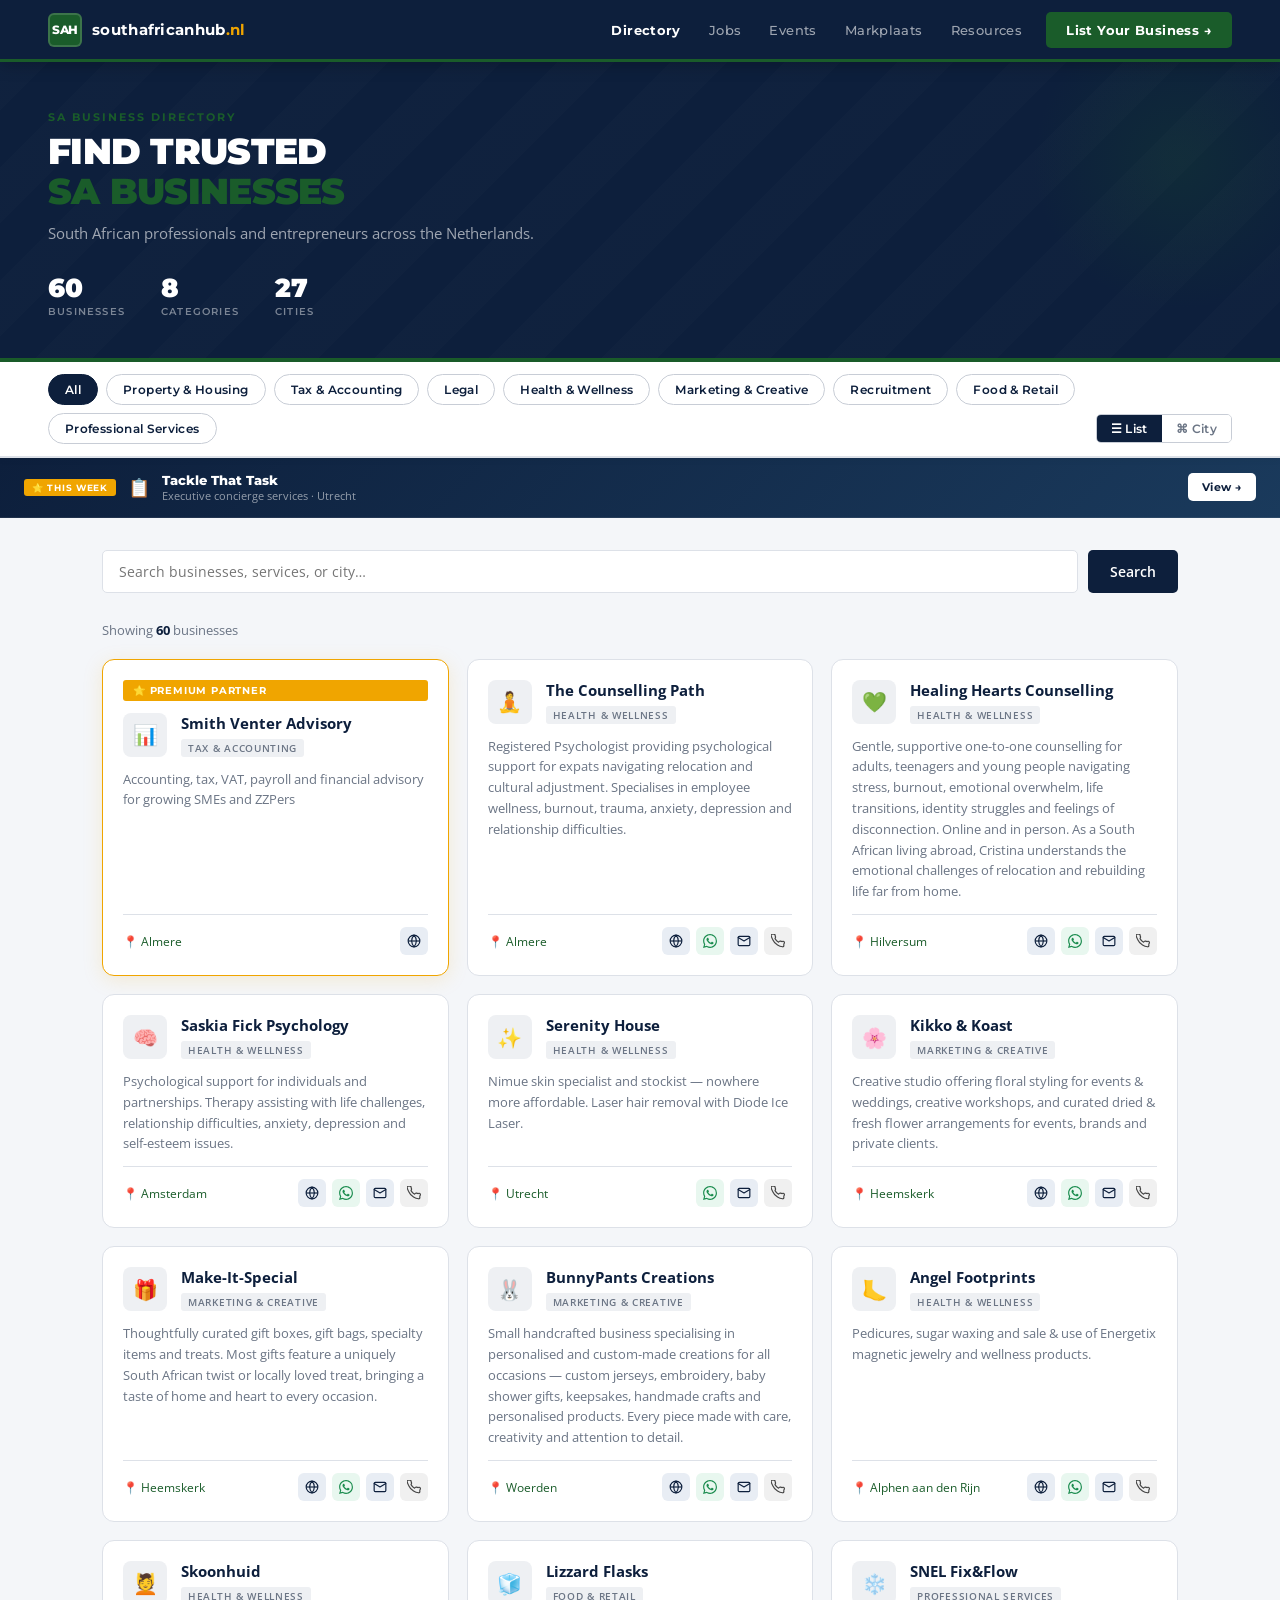
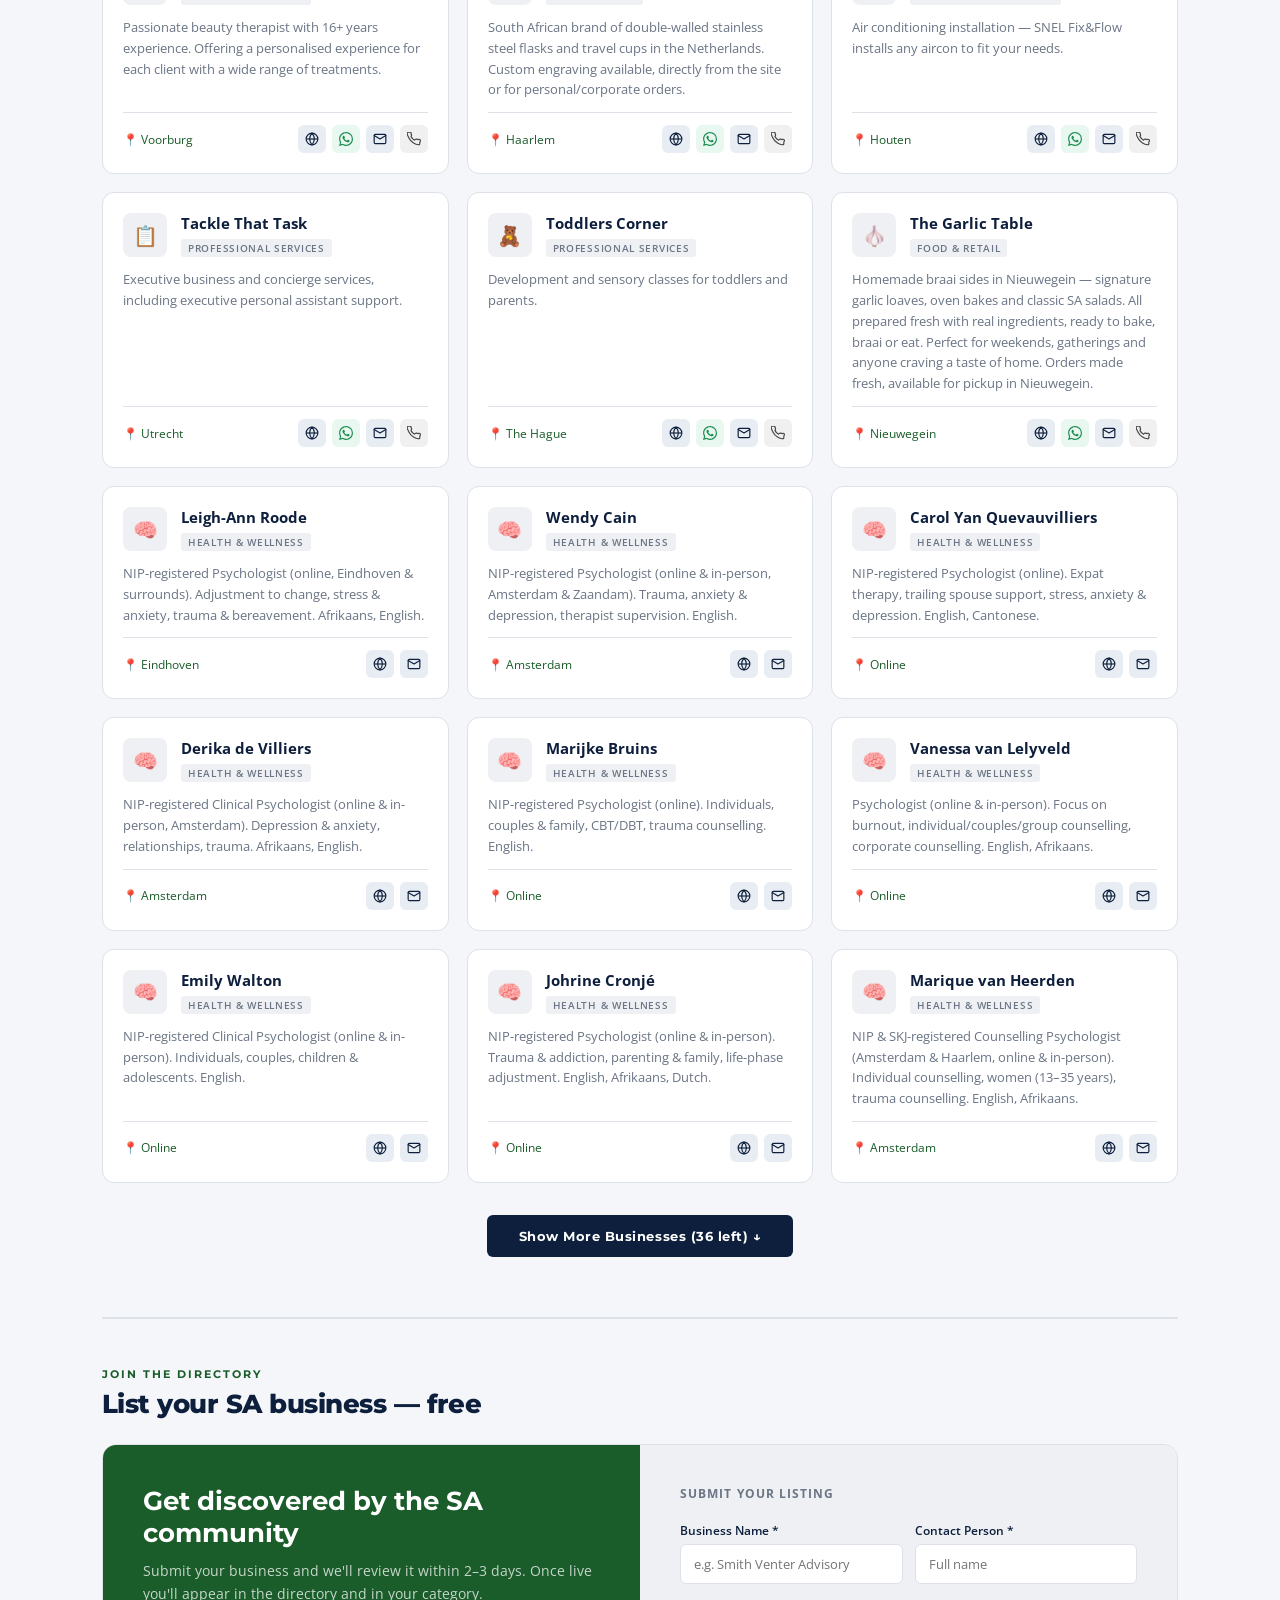
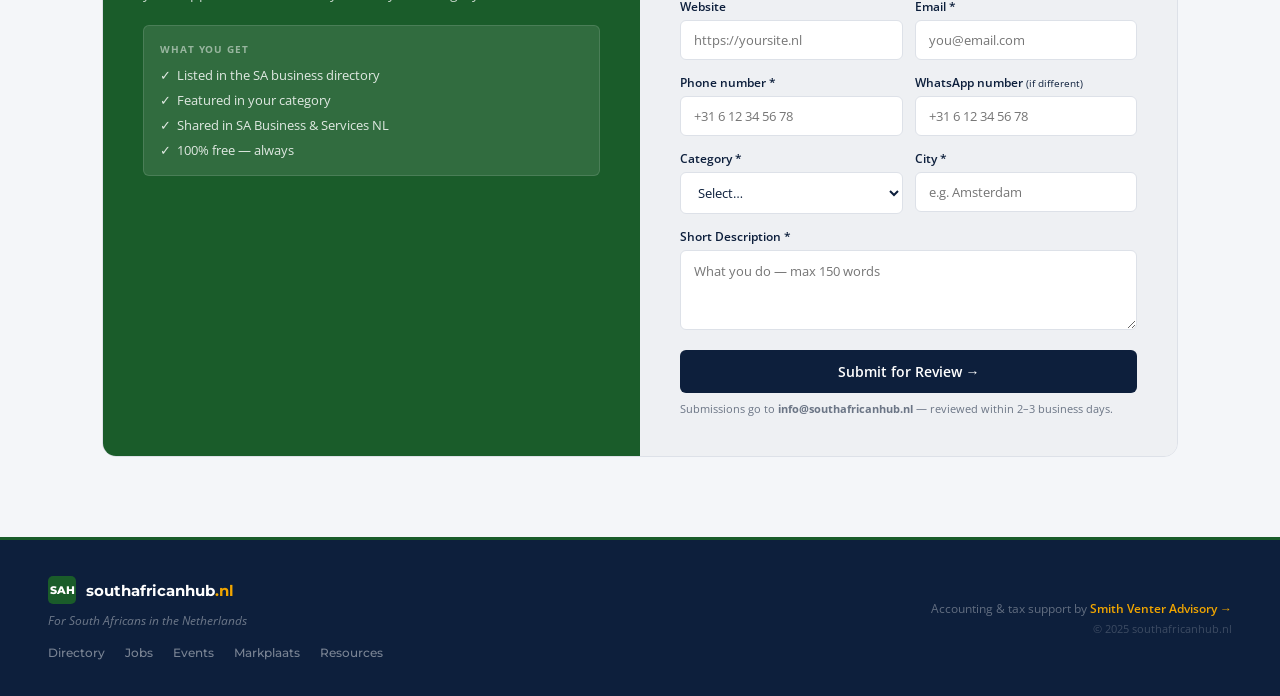
<file: directory.html>
<!DOCTYPE html>
<html lang="en">
<head>
<meta charset="UTF-8">
<meta name="viewport" content="width=device-width, initial-scale=1.0">
<title>Business Directory — southafricanhub.nl</title>
<link rel="preconnect" href="https://fonts.googleapis.com">
<link rel="preconnect" href="https://fonts.gstatic.com" crossorigin>
<link href="https://fonts.googleapis.com/css2?family=Montserrat:wght@400;500;600;700;800;900&family=Open+Sans:wght@300;400;500;600&display=swap" rel="stylesheet">
<link rel="stylesheet" href="shared.css">
<style>
  /* ── PAGE STYLES ── */
  .page-body { max-width: 1140px; margin: 0 auto; padding: 32px 32px 80px; }

  /* Search */
  .search-row { display:flex; gap:10px; margin-bottom:28px; }
  .search-row input { flex:1; border:1.5px solid var(--wire); border-radius:var(--radius-sm); padding:11px 16px; font-size:14px; font-family:"Open Sans",sans-serif; outline:none; background:var(--surface); transition:border-color .15s; }
  .search-row input:focus { border-color:var(--green); }
  .search-row button { background:var(--ink); color:white; border:none; border-radius:var(--radius-sm); padding:11px 22px; font-size:14px; font-weight:600; font-family:"Open Sans",sans-serif; cursor:pointer; }

  /* Result count */
  .result-count { font-size:13px; color:var(--muted); margin-bottom:20px; }
  .result-count strong { color:var(--ink); }

  /* Cards grid */
  .biz-grid { display:grid; grid-template-columns:repeat(3,1fr); gap:18px; }
  .biz-card {
    background:var(--surface); border:1px solid var(--wire);
    border-radius:12px; padding:20px;
    display:flex; flex-direction:column; gap:12px;
    cursor:pointer;
    transition:transform .18s, box-shadow .18s, border-color .18s;
  }
  .biz-card:hover { transform:translateY(-2px); box-shadow:0 8px 24px rgba(0,0,0,.08); border-color:var(--green); }
  .biz-card-featured { border-color: #f0a500 !important; box-shadow: 0 4px 20px rgba(240,165,0,0.15) !important; }
  .biz-card-featured:hover { border-color: #f0a500 !important; }
  .biz-featured-badge { background: #f0a500; color: white; font-family: 'Montserrat', sans-serif; font-size: 10px; font-weight: 700; letter-spacing: 0.08em; text-transform: uppercase; padding: 4px 10px; border-radius: 3px; display: inline-block; }
  .biz-card-top { display:flex; gap:14px; align-items:flex-start; }
  .biz-icon { width:44px; height:44px; background:var(--subtle); border-radius:8px; display:flex; align-items:center; justify-content:center; font-size:20px; flex-shrink:0; }
  .biz-name { font-weight:700; font-size:15px; margin-bottom:4px; color:var(--ink); }
  .biz-cat { display:inline-block; font-size:10px; font-weight:600; text-transform:uppercase; letter-spacing:.07em; background:var(--subtle); color:var(--muted); border-radius:3px; padding:2px 7px; }
  .biz-desc { font-size:13px; color:var(--muted); line-height:1.6; flex:1; }
  .biz-foot { display:flex; justify-content:space-between; align-items:center; padding-top:12px; border-top:1px solid var(--wire); margin-top:auto; }
  .biz-city { font-size:12px; color:var(--green); }
  .biz-link { font-size:12px; color:var(--green); font-weight:500; }

  /* City view */
  .city-section { padding:8px 0 32px; }
  .city-pills { display:flex; gap:8px; flex-wrap:wrap; margin-bottom:24px; }
  .city-pill {
    padding:6px 14px; border-radius:20px; font-size:12px; font-weight:500;
    border:1px solid var(--wire); background:var(--bg); color:var(--ink);
    cursor:pointer; font-family:"Open Sans",sans-serif; transition:all .15s;
  }
  .city-pill:hover { border-color:var(--ink); }
  .city-pill.active { background:var(--ink); color:white; border-color:var(--ink); }

  /* Modal */
  .modal-bg {
    display:none; position:fixed; inset:0;
    background:rgba(0,0,0,.55); z-index:999;
    align-items:center; justify-content:center; padding:20px;
  }
  .modal-bg.open { display:flex; }
  .modal-box {
    background:white; border-radius:16px; width:100%; max-width:460px;
    overflow:hidden; box-shadow:0 24px 64px rgba(0,0,0,.22);
    animation:popIn .2s ease;
  }
  @keyframes popIn { from { transform:scale(.95); opacity:0 } to { transform:scale(1); opacity:1 } }
  .modal-head { background:var(--navy); padding:28px; position:relative; }
  .modal-close {
    position:absolute; top:14px; right:14px; background:rgba(255,255,255,.12);
    border:none; color:white; width:30px; height:30px; border-radius:50%;
    font-size:16px; cursor:pointer; display:flex; align-items:center; justify-content:center;
  }
  .modal-close:hover { background:rgba(255,255,255,.22); }
  .modal-emo { font-size:34px; display:block; margin-bottom:10px; }
  .modal-name { font-family:"Montserrat",sans-serif; font-size:22px; color:white; margin-bottom:8px; }
  .modal-cat-badge { display:inline-block; background:var(--green); color:white; font-size:10px; font-weight:700; text-transform:uppercase; letter-spacing:.08em; padding:3px 10px; border-radius:3px; }
  .modal-body { padding:24px; }
  .modal-desc { font-size:14px; color:var(--ink); line-height:1.7; margin-bottom:18px; }
  .modal-meta { display:flex; flex-direction:column; gap:8px; margin-bottom:20px; }
  .modal-row { font-size:13px; color:var(--muted); display:flex; gap:8px; align-items:center; }
  .modal-row strong { color:var(--ink); }
  .modal-actions { display:flex; flex-direction:column; gap:8px; }
  .modal-actions-primary { display:flex; gap:8px; }
  .modal-actions-secondary { display:flex; gap:8px; flex-wrap:wrap; }
  .modal-btn-primary { flex:1; background:var(--green); color:white; border:none; border-radius:6px; padding:12px; font-size:14px; font-weight:600; font-family:"Open Sans",sans-serif; cursor:pointer; text-decoration:none; text-align:center; display:block; }
  .modal-btn-primary:hover { background:var(--green-light); }
  .modal-btn-secondary { flex:1; background:var(--subtle); color:var(--ink); border:1px solid var(--wire); border-radius:6px; padding:10px 12px; font-size:13px; font-weight:500; font-family:"Open Sans",sans-serif; cursor:pointer; text-decoration:none; text-align:center; display:inline-flex; align-items:center; justify-content:center; gap:5px; white-space:nowrap; }
  .modal-btn-secondary:hover { border-color:var(--green); color:var(--green); }
  .modal-btn-wa { flex:1; background:#25D366; color:white; border:none; border-radius:6px; padding:12px; font-size:14px; font-weight:600; font-family:"Open Sans",sans-serif; cursor:pointer; text-decoration:none; text-align:center; display:inline-flex; align-items:center; justify-content:center; gap:8px; }
  .modal-btn-wa:hover { background:#1ebe5d; }

  /* List / City toggle */
  #city-section { display:none; }

  /* Listing form */
  .listing-section { margin-top:60px; padding-top:48px; border-top:2px solid var(--wire); }
  .listing-grid { display:grid; grid-template-columns:1fr 1fr; border:1px solid var(--wire); border-radius:14px; overflow:hidden; margin-top:24px; }
  .listing-left { background:var(--green); padding:40px; }
  .listing-left h3 { font-family:"Montserrat",sans-serif; font-size:26px; color:white; margin-bottom:10px; }
  .listing-left p { color:rgba(255,255,255,.75); font-size:14px; line-height:1.65; }
  .perks-box { margin-top:20px; padding:16px; background:rgba(255,255,255,.1); border-radius:6px; border:1px solid rgba(255,255,255,.12); }
  .perks-label { font-size:10px; font-weight:700; text-transform:uppercase; letter-spacing:.09em; color:rgba(255,255,255,.5); margin-bottom:10px; }
  .perks-list { list-style:none; display:flex; flex-direction:column; gap:7px; }
  .perks-list li { font-size:13px; color:rgba(255,255,255,.85); }
  .listing-right { background:var(--subtle); padding:40px; }
  .listing-right h4 { font-size:12px; font-weight:700; text-transform:uppercase; letter-spacing:.09em; color:var(--muted); margin-bottom:20px; }
  .f-row { display:grid; grid-template-columns:1fr 1fr; gap:12px; margin-bottom:14px; }
  .f-field { display:flex; flex-direction:column; gap:5px; }
  .f-field label { font-size:12px; font-weight:600; color:var(--ink); }
  .f-field input, .f-field select, .f-field textarea { width:100%; border:1.5px solid var(--wire); border-radius:6px; padding:10px 13px; font-size:13px; font-family:"Open Sans",sans-serif; background:var(--surface); color:var(--ink); outline:none; transition:border-color .15s; }
  .f-field input:focus, .f-field select:focus, .f-field textarea:focus { border-color:var(--green); }
  .f-field textarea { resize:vertical; min-height:80px; line-height:1.6; }
  .f-submit { width:100%; background:var(--ink); color:white; border:none; border-radius:6px; padding:12px; font-size:14px; font-weight:600; font-family:"Open Sans",sans-serif; cursor:pointer; margin-top:6px; transition:background .15s; }
  .f-submit:hover { background:#2e2a28; }
  .f-note { font-size:11px; color:var(--muted); margin-top:8px; }

@media (max-width: 768px) {
  .biz-grid { grid-template-columns: 1fr !important; padding: 16px !important; gap: 12px !important; }
  .listing-grid { grid-template-columns: 1fr !important; }
  .listing-left { padding: 24px 16px !important; }
  .listing-right { padding: 24px 16px !important; }
  .f-row { grid-template-columns: 1fr !important; }
  .listing-right input, .listing-right select, .listing-right textarea { font-size: 16px !important; }
  .biz-modal-wrap { padding: 12px !important; }
  .biz-modal { flex-direction: column !important; max-height: 90vh !important; overflow-y: auto !important; }
  .modal-head { padding: 20px !important; }
  .modal-head h2 { font-size: 18px !important; }
  .modal-body { padding: 16px 20px !important; }
  .modal-footer { padding: 16px 20px !important; flex-direction: column !important; gap: 8px !important; }
  .modal-btn-primary, .modal-btn-secondary, .modal-btn-wa { width: 100% !important; justify-content: center !important; }
  .modal-actions-primary, .modal-actions-secondary { flex-direction: column !important; }
  .city-grid { grid-template-columns: 1fr 1fr !important; gap: 10px !important; }
  .filter-bar { overflow-x: auto !important; flex-wrap: nowrap !important; }
}
@media (max-width: 480px) {
  .city-grid { grid-template-columns: 1fr !important; }
  .biz-grid { padding: 12px !important; }
}

  .link-icon-wa::before { content: ""; display:inline-block; width:12px; height:12px; background:url("data:image/svg+xml,%3Csvg xmlns='http://www.w3.org/2000/svg' viewBox='0 0 24 24' fill='%231a8c4e'%3E%3Cpath d='M17.472 14.382c-.297-.149-1.758-.867-2.03-.967-.273-.099-.471-.148-.67.15-.197.297-.767.966-.94 1.164-.173.199-.347.223-.644.075-.297-.15-1.255-.463-2.39-1.475-.883-.788-1.48-1.761-1.653-2.059-.173-.297-.018-.458.13-.606.134-.133.298-.347.446-.52.149-.174.198-.298.298-.497.099-.198.05-.371-.025-.52-.075-.149-.669-1.612-.916-2.207-.242-.579-.487-.5-.669-.51-.173-.008-.371-.01-.57-.01-.198 0-.52.074-.792.372-.272.297-1.04 1.016-1.04 2.479 0 1.462 1.065 2.875 1.213 3.074.149.198 2.096 3.2 5.077 4.487.709.306 1.262.489 1.694.625.712.227 1.36.195 1.871.118.571-.085 1.758-.719 2.006-1.413.248-.694.248-1.289.173-1.413-.074-.124-.272-.198-.57-.347m-5.421 7.403h-.004a9.87 9.87 0 01-5.031-1.378l-.361-.214-3.741.982.998-3.648-.235-.374a9.86 9.86 0 01-1.51-5.26c.001-5.45 4.436-9.884 9.888-9.884 2.64 0 5.122 1.03 6.988 2.898a9.825 9.825 0 012.893 6.994c-.003 5.45-4.437 9.884-9.885 9.884m8.413-18.297A11.815 11.815 0 0012.05 0C5.495 0 .16 5.335.157 11.892c0 2.096.547 4.142 1.588 5.945L.057 24l6.305-1.654a11.882 11.882 0 005.683 1.448h.005c6.554 0 11.89-5.335 11.893-11.893a11.821 11.821 0 00-3.48-8.413z'/%3E%3C/svg%3E") no-repeat center; background-size:contain; vertical-align:middle; margin-right:3px; }
  .link-icon-email::before { content: "✉"; font-size:11px; margin-right:3px; }
  .link-icon-phone::before { content: "📞"; font-size:11px; margin-right:3px; }

  .biz-icon-btns { display:flex; gap:6px; align-items:center; }
  .biz-icon-btn {
    display:inline-flex; align-items:center; justify-content:center;
    width:28px; height:28px; border-radius:6px;
    text-decoration:none; transition:all 0.15s; flex-shrink:0;
  }
  .biz-icon-web  { background:#e8edf4; color:#0d1f3c; }
  .biz-icon-web:hover { background:#0d1f3c; color:white; }
  .biz-icon-wa   { background:#e8f7ef; color:#1a8c4e; }
  .biz-icon-wa:hover { background:#25D366; color:white; }
  .biz-icon-email { background:#e8edf4; color:#0d1f3c; }
  .biz-icon-email:hover { background:#0d1f3c; color:white; }
  .biz-icon-phone { background:#f0f0f0; color:#444; }
  .biz-icon-phone:hover { background:#444; color:white; }
</style>
</head>
<body>

<nav class="site-nav">
  <a href="index.html" class="nav-logo">
    <div class="nav-logo-mark">SAH</div>
    <span class="nav-logo-text">southafricanhub<span>.nl</span></span>
  </a>
  <div class="nav-links">
    <a href="directory.html" class="active">Directory</a>
    <a href="jobs.html">Jobs</a>
    <a href="events.html">Events</a>
    <a href="markplaats.html">Markplaats</a>
    <a href="resources.html">Resources</a>
    <a href="#list-business" class="nav-cta">List Your Business →</a>
  </div>
  <button class="nav-hamburger" id="nav-hamburger" onclick="toggleMobileMenu()" aria-label="Menu">
    <span></span><span></span><span></span>
  </button>

  <div class="mobile-menu" id="mobile-menu" style="display:none">
    <a href="directory.html" class="active">Directory</a>
    <a href="jobs.html">Jobs</a>
    <a href="events.html">Events</a>
    <a href="markplaats.html">Markplaats</a>
    <a href="resources.html">Resources</a>
    <a href="#list-business" class="nav-cta">List Your Business →</a>
  </div>
</nav>

<!-- HERO -->
<div class="page-hero-band">
  <div class="section-eyebrow">SA Business Directory</div>
  <h1>Find trusted<br><em>SA businesses</em></h1>
  <p>South African professionals and entrepreneurs across the Netherlands.</p>
  <div class="hero-stats">
    <div class="hero-stat"><div class="n">60</div><div class="l">Businesses</div></div>
    <div class="hero-stat"><div class="n">8</div><div class="l">Categories</div></div>
    <div class="hero-stat"><div class="n">27</div><div class="l">Cities</div></div>
  </div>
</div>

<!-- FILTER BAR -->
<div class="filter-bar">
  <button class="pill active" id="cat-all">All</button>
  <button class="pill" data-cat="Property &amp; Housing">Property &amp; Housing</button>
  <button class="pill" data-cat="Tax &amp; Accounting">Tax &amp; Accounting</button>
  <button class="pill" data-cat="Legal">Legal</button>
  <button class="pill" data-cat="Health &amp; Wellness">Health &amp; Wellness</button>
  <button class="pill" data-cat="Marketing &amp; Creative">Marketing &amp; Creative</button>
  <button class="pill" data-cat="Recruitment">Recruitment</button>
  <button class="pill" data-cat="Food &amp; Retail">Food &amp; Retail</button>
  <button class="pill" data-cat="Professional Services">Professional Services</button>
  <div class="view-toggle">
    <button class="toggle-btn on" id="btn-list">&#9776; List</button>
    <button class="toggle-btn off" id="btn-city">&#8984; City</button>
  </div>
</div>

<!-- FEATURED BUSINESS OF THE WEEK -->
<div style="background:linear-gradient(135deg,#0d1f3c 0%,#1a3a5c 100%);padding:14px 24px;border-bottom:1px solid rgba(255,255,255,0.08);display:flex;align-items:center;gap:12px">
  <span style="background:#f0a500;color:white;font-family:'Montserrat',sans-serif;font-size:9px;font-weight:700;letter-spacing:0.08em;text-transform:uppercase;padding:3px 8px;border-radius:3px;white-space:nowrap;flex-shrink:0">⭐ This Week</span>
  <span style="font-size:18px;flex-shrink:0">📋</span>
  <div style="flex:1;min-width:0;overflow:hidden">
    <div style="font-family:'Montserrat',sans-serif;font-weight:800;font-size:13px;color:white;white-space:nowrap;overflow:hidden;text-overflow:ellipsis">Tackle That Task</div>
    <div style="font-size:11px;color:rgba(255,255,255,0.55);white-space:nowrap;overflow:hidden;text-overflow:ellipsis">Executive concierge services · Utrecht</div>
  </div>
  <a href="/directory#tackle-that-task" style="background:white;color:#0d1f3c;font-family:'Montserrat',sans-serif;font-size:11px;font-weight:700;padding:7px 14px;border-radius:5px;text-decoration:none;white-space:nowrap;flex-shrink:0;letter-spacing:0.03em">View →</a>
</div>

<!-- MAIN BODY -->
<div class="page-body">
  <div class="search-row">
    <input type="text" id="search-input" placeholder="Search businesses, services, or city…">
    <button id="search-btn">Search</button>
  </div>
  <div class="result-count">Showing <strong id="result-num">27</strong> businesses</div>

  <!-- LIST VIEW -->
  <div id="list-section">
    <div class="biz-grid" id="biz-grid">
    <!-- Cards rendered by JS -->
    </div>
    <div id="load-more-wrap" style="text-align:center;margin-top:32px;display:none">
      <button id="load-more-btn" onclick="loadMoreCards()" style="background:var(--navy);color:white;border:none;border-radius:6px;padding:13px 32px;font-family:'Montserrat',sans-serif;font-size:13px;font-weight:700;letter-spacing:0.04em;cursor:pointer;transition:background .15s" onmouseover="this.style.background='#1a3a5c'" onmouseout="this.style.background='var(--navy)'">Show More Businesses ↓</button>
    </div>
  </div>

  <!-- CITY VIEW -->
  <div id="city-section" style="display:none">
    <div class="city-section">
      <div class="city-grid" id="city-grid">
      <!-- City cards rendered by JS -->
      </div>
    </div>
  </div>

  <!-- LISTING FORM -->
  <div class="listing-section" id="list-business">
    <div class="section-eyebrow">Join the directory</div>
    <div class="section-title">List your SA business — free</div>
    <div class="listing-grid">
      <div class="listing-left">
        <h3>Get discovered by the SA community</h3>
        <p>Submit your business and we'll review it within 2–3 days. Once live you'll appear in the directory and in your category.</p>
        <div class="perks-box">
          <div class="perks-label">What you get</div>
          <ul class="perks-list">
            <li>✓ &nbsp;Listed in the SA business directory</li>
            <li>✓ &nbsp;Featured in your category</li>
            <li>✓ &nbsp;Shared in SA Business &amp; Services NL</li>
            <li>✓ &nbsp;100% free — always</li>
          </ul>
        </div>
      </div>
      <div class="listing-right">
        <h4>Submit your listing</h4>
        <div class="f-row">
          <div class="f-field"><label>Business Name *</label><input type="text" id="f-name" placeholder="e.g. Smith Venter Advisory"></div>
          <div class="f-field"><label>Contact Person *</label><input type="text" id="f-contact" placeholder="Full name"></div>
        </div>
        <div class="f-row">
          <div class="f-field"><label>Website</label><input type="text" id="f-website" placeholder="https://yoursite.nl"></div>
          <div class="f-field"><label>Email *</label><input type="email" id="f-email" placeholder="you@email.com" required></div>
        </div>
        <div class="f-row">
          <div class="f-field"><label>Phone number *</label><input type="tel" id="f-phone" placeholder="+31 6 12 34 56 78" required></div>
          <div class="f-field"><label>WhatsApp number <span style="font-weight:400;font-size:10px">(if different)</span></label><input type="tel" id="f-wa" placeholder="+31 6 12 34 56 78"></div>
        </div>
        <div class="f-row">
          <div class="f-field"><label>Category *</label>
            <select id="f-cat">
              <option value="">Select…</option>
              <option>Property &amp; Housing</option>
              <option>Tax &amp; Accounting</option>
              <option>Legal</option>
              <option>Health &amp; Wellness</option>
              <option>Marketing &amp; Creative</option>
              <option>Recruitment</option>
              <option>Food &amp; Retail</option>
              <option>Professional Services</option>
            </select>
          </div>
          <div class="f-field"><label>City *</label><input type="text" id="f-city" placeholder="e.g. Amsterdam"></div>
        </div>
        <div class="f-field" style="margin-bottom:14px"><label>Short Description *</label><textarea id="f-desc" placeholder="What you do — max 150 words"></textarea></div>
        <button class="f-submit" id="f-submit">Submit for Review →</button>
        <p class="f-note">Submissions go to <strong>info@southafricanhub.nl</strong> — reviewed within 2–3 business days.</p>
      </div>
    </div>
  </div>
</div>

<!-- MODAL -->
<div class="modal-bg" id="modal">
  <div class="modal-box">
    <div class="modal-head">
      <button class="modal-close" id="modal-close">✕</button>
      <span class="modal-emo" id="m-icon"></span>
      <div class="modal-name" id="m-name"></div>
      <span class="modal-cat-badge" id="m-cat"></span>
    </div>
    <div class="modal-body">
      <div class="modal-desc" id="m-desc"></div>
      <div class="modal-meta">
        <div class="modal-row">📍 <strong id="m-city"></strong></div>
        <div class="modal-row">👤 <strong id="m-contact"></strong></div>
      </div>
      <div class="modal-actions">
        <div class="modal-actions-primary">
          <a class="modal-btn-primary" id="m-website" href="#" target="_blank">Visit Website →</a>
          <a class="modal-btn-wa" id="m-wa" href="#" target="_blank" style="display:none">
            <svg width="14" height="14" viewBox="0 0 24 24" fill="white"><path d="M17.472 14.382c-.297-.149-1.758-.867-2.03-.967-.273-.099-.471-.148-.67.15-.197.297-.767.966-.94 1.164-.173.199-.347.223-.644.075-.297-.15-1.255-.463-2.39-1.475-.883-.788-1.48-1.761-1.653-2.059-.173-.297-.018-.458.13-.606.134-.133.298-.347.446-.52.149-.174.198-.298.298-.497.099-.198.05-.371-.025-.52-.075-.149-.669-1.612-.916-2.207-.242-.579-.487-.5-.669-.51-.173-.008-.371-.01-.57-.01-.198 0-.52.074-.792.372-.272.297-1.04 1.016-1.04 2.479 0 1.462 1.065 2.875 1.213 3.074.149.198 2.096 3.2 5.077 4.487.709.306 1.262.489 1.694.625.712.227 1.36.195 1.871.118.571-.085 1.758-.719 2.006-1.413.248-.694.248-1.289.173-1.413-.074-.124-.272-.198-.57-.347m-5.421 7.403h-.004a9.87 9.87 0 01-5.031-1.378l-.361-.214-3.741.982.998-3.648-.235-.374a9.86 9.86 0 01-1.51-5.26c.001-5.45 4.436-9.884 9.888-9.884 2.64 0 5.122 1.03 6.988 2.898a9.825 9.825 0 012.893 6.994c-.003 5.45-4.437 9.884-9.885 9.884m8.413-18.297A11.815 11.815 0 0012.05 0C5.495 0 .16 5.335.157 11.892c0 2.096.547 4.142 1.588 5.945L.057 24l6.305-1.654a11.882 11.882 0 005.683 1.448h.005c6.554 0 11.89-5.335 11.893-11.893a11.821 11.821 0 00-3.48-8.413z"/></svg>
            WhatsApp
          </a>
        </div>
        <div class="modal-actions-secondary">
          <a class="modal-btn-secondary" id="m-email" href="#" style="display:none">✉️</a>
          <a class="modal-btn-secondary" id="m-phone" href="#" style="display:none">📞</a>
          <button id="dir-share-btn" onclick="shareBusiness()" class="modal-btn-secondary">
            <svg width="13" height="13" viewBox="0 0 24 24" fill="none" stroke="currentColor" stroke-width="2.5" stroke-linecap="round" stroke-linejoin="round"><circle cx="18" cy="5" r="3"/><circle cx="6" cy="12" r="3"/><circle cx="18" cy="19" r="3"/><line x1="8.59" y1="13.51" x2="15.42" y2="17.49"/><line x1="15.41" y1="6.51" x2="8.59" y2="10.49"/></svg>
          </button>
          <button class="modal-btn-secondary" id="modal-close-btn">✕</button>
        </div>
      </div>
    </div>
  </div>
</div>

<footer class="site-footer">
  <div class="footer-left">
    <div class="footer-logo-row"><div class="footer-logo-mark">SAH</div><span class="footer-logo-name">southafricanhub<span>.nl</span></span></div>
    <div class="footer-tagline">For South Africans in the Netherlands</div>
    <div class="footer-links" style="margin-top:8px">
      <a href="directory.html">Directory</a><a href="jobs.html">Jobs</a><a href="events.html">Events</a><a href="markplaats.html">Markplaats</a><a href="resources.html">Resources</a>
    </div>
  </div>
  <div class="footer-right">
    <div class="footer-powered">Accounting &amp; tax support by <a href="https://smithventer.nl">Smith Venter Advisory →</a></div>
    <div class="footer-copy">© 2025 southafricanhub.nl</div>
  </div>
</footer>

<script>
var BIZ = [
  {name:"Smith Venter Advisory",featured:true,icon:"📊",cat:"Tax & Accounting",city:"Almere",website:"https://smithventer.nl",contact:"Jaco Venter",desc:"Accounting, tax, VAT, payroll and financial advisory for growing SMEs and ZZPers"},
  {name:"The Counselling Path",icon:"🧘",cat:"Health & Wellness",city:"Almere",website:"https://www.thecounsellingpath.nl",email:"sharon@thecounsellingpath.nl",phone:"+31 6 30732062",wa:"31630732062",contact:"Sharon Singh",desc:"Registered Psychologist providing psychological support for expats navigating relocation and cultural adjustment. Specialises in employee wellness, burnout, trauma, anxiety, depression and relationship difficulties."},
  {name:"Healing Hearts Counselling",icon:"💚",cat:"Health & Wellness",city:"Hilversum",website:"https://www.healingheartscounselling.nl",email:"healingheartsnl@gmail.com",phone:"+31 64 5448069",wa:"31645448069",contact:"Cristina Marks",desc:"Gentle, supportive one-to-one counselling for adults, teenagers and young people navigating stress, burnout, emotional overwhelm, life transitions, identity struggles and feelings of disconnection. Online and in person. As a South African living abroad, Cristina understands the emotional challenges of relocation and rebuilding life far from home."},
  {name:"Saskia Fick Psychology",icon:"🧠",cat:"Health & Wellness",city:"Amsterdam",website:"https://www.saskiapsychology.com",email:"info@saskiapsychology.com",phone:"+31 6 82229004",wa:"31682229004",contact:"Saskia Fick",desc:"Psychological support for individuals and partnerships. Therapy assisting with life challenges, relationship difficulties, anxiety, depression and self-esteem issues."},
  {name:"Serenity House",icon:"✨",cat:"Health & Wellness",city:"Utrecht",email:"madelainevictor@outlook.com",phone:"+31 6 85288040",wa:"31685288040",contact:"Madelaine Victor",desc:"Nimue skin specialist and stockist — nowhere more affordable. Laser hair removal with Diode Ice Laser."},
  {name:"Kikko & Koast",icon:"🌸",cat:"Marketing & Creative",city:"Heemskerk",website:"https://www.kikkoandkoast.nl",email:"hello@kikkoandkoast.nl",phone:"+31 6 38901577",wa:"31638901577",contact:"Taryn Scheerman",desc:"Creative studio offering floral styling for events & weddings, creative workshops, and curated dried & fresh flower arrangements for events, brands and private clients."},
  {name:"Make-It-Special",icon:"🎁",cat:"Marketing & Creative",city:"Heemskerk",website:"https://www.make-it-special.nl",email:"info@make-it-special.nl",phone:"+31 6 33654691",wa:"31633654691",contact:"Elana Majcher",desc:"Thoughtfully curated gift boxes, gift bags, specialty items and treats. Most gifts feature a uniquely South African twist or locally loved treat, bringing a taste of home and heart to every occasion."},
  {name:"BunnyPants Creations",icon:"🐰",cat:"Marketing & Creative",city:"Woerden",website:"https://www.bunnypantscreations.com",email:"info.bpcreations@gmail.com",phone:"+31 6 10681224",wa:"31610681224",contact:"Minette",desc:"Small handcrafted business specialising in personalised and custom-made creations for all occasions — custom jerseys, embroidery, baby shower gifts, keepsakes, handmade crafts and personalised products. Every piece made with care, creativity and attention to detail."},

  {name:"Angel Footprints",icon:"🦶",cat:"Health & Wellness",city:"Alphen aan den Rijn",website:"https://www.angelfootprints.nl",email:"alphen@angelfootprints.nl",phone:"+31 6 26499217",wa:"31626499217",contact:"Kay Maas",desc:"Pedicures, sugar waxing and sale & use of Energetix magnetic jewelry and wellness products."},
  {name:"Skoonhuid",icon:"💆",cat:"Health & Wellness",city:"Voorburg",website:"https://www.skoonhuid.nl",email:"info@skoonhuid.nl",phone:"+31 6 19317476",wa:"31619317476",contact:"Scantelle",desc:"Passionate beauty therapist with 16+ years experience. Offering a personalised experience for each client with a wide range of treatments."},
  {name:"Lizzard Flasks",icon:"🧊",cat:"Food & Retail",city:"Haarlem",website:"https://lizzardflasks.nl",email:"sherrileah@lizzardflasks.nl",phone:"+31 6 84764344",wa:"31684764344",contact:"Sherrileah",desc:"South African brand of double-walled stainless steel flasks and travel cups in the Netherlands. Custom engraving available, directly from the site or for personal/corporate orders."},
  {name:"SNEL Fix&Flow",icon:"❄️",cat:"Professional Services",city:"Houten",website:"https://www.snelfixflow.nl",email:"info@snelfixflow.nl",phone:"+31 6 17659488",wa:"31617659488",contact:"Stefan",desc:"Air conditioning installation — SNEL Fix&Flow installs any aircon to fit your needs."},
  {name:"Tackle That Task",icon:"📋",cat:"Professional Services",city:"Utrecht",website:"https://www.tackle-that-task.com",email:"info@tackle-that-task.com",phone:"+31 6 27967462",wa:"31627967462",contact:"Becks Cripsey",desc:"Executive business and concierge services, including executive personal assistant support."},
  {name:"Toddlers Corner",icon:"🧸",cat:"Professional Services",city:"The Hague",website:"https://www.toddlerscorner.nl",email:"info@toddlerscorner.nl",phone:"+31 6 42954747",wa:"31642954747",contact:"Debbie Ras",desc:"Development and sensory classes for toddlers and parents."},
  {name:"The Garlic Table",icon:"🧄",cat:"Food & Retail",city:"Nieuwegein",website:"https://www.facebook.com/profile.php?id=61586726952223",email:"thegarlictable@gmail.com",phone:"+31 6 24185718",wa:"31624185718",contact:"Kim la",desc:"Homemade braai sides in Nieuwegein — signature garlic loaves, oven bakes and classic SA salads. All prepared fresh with real ingredients, ready to bake, braai or eat. Perfect for weekends, gatherings and anyone craving a taste of home. Orders made fresh, available for pickup in Nieuwegein."},
  {name:"Leigh-Ann Roode",icon:"🧠",cat:"Health & Wellness",city:"Eindhoven",website:"https://www.roodepsychologist.com",email:"roodepsychologist@gmail.com",contact:"Leigh-Ann Roode",desc:"NIP-registered Psychologist (online, Eindhoven & surrounds). Adjustment to change, stress & anxiety, trauma & bereavement. Afrikaans, English."},
  {name:"Wendy Cain",icon:"🧠",cat:"Health & Wellness",city:"Amsterdam",website:"https://www.drwendycain.com",email:"wendycain@protonmail.com",contact:"Wendy Cain",desc:"NIP-registered Psychologist (online & in-person, Amsterdam & Zaandam). Trauma, anxiety & depression, therapist supervision. English."},
  {name:"Carol Yan Quevauvilliers",icon:"🧠",cat:"Health & Wellness",city:"Online",website:"https://www.carolyanpsychology.com",email:"carolyanpsychology@gmail.com",contact:"Carol Yan Quevauvilliers",desc:"NIP-registered Psychologist (online). Expat therapy, trailing spouse support, stress, anxiety & depression. English, Cantonese."},
  {name:"Derika de Villiers",icon:"🧠",cat:"Health & Wellness",city:"Amsterdam",website:"https://www.derikapsychologist.com",email:"derika.psychologist@yahoo.com",contact:"Derika de Villiers",desc:"NIP-registered Clinical Psychologist (online & in-person, Amsterdam). Depression & anxiety, relationships, trauma. Afrikaans, English."},
  {name:"Marijke Bruins",icon:"🧠",cat:"Health & Wellness",city:"Online",website:"https://www.marijkebruinspsychotherapy.com",email:"mbruinspsych@gmail.com",contact:"Marijke Bruins",desc:"NIP-registered Psychologist (online). Individuals, couples & family, CBT/DBT, trauma counselling. English."},
  {name:"Vanessa van Lelyveld",icon:"🧠",cat:"Health & Wellness",city:"Online",website:"https://www.positivelywellbeing.com",email:"vanessa.vanlelyveld@gmail.com",contact:"Vanessa van Lelyveld",desc:"Psychologist (online & in-person). Focus on burnout, individual/couples/group counselling, corporate counselling. English, Afrikaans."},
  {name:"Emily Walton",icon:"🧠",cat:"Health & Wellness",city:"Online",website:"https://www.emilywaltonpsych.com",email:"emilywaltonpsych@gmail.com",contact:"Emily Walton",desc:"NIP-registered Clinical Psychologist (online & in-person). Individuals, couples, children & adolescents. English."},
  {name:"Johrine Cronjé",icon:"🧠",cat:"Health & Wellness",city:"Online",website:"https://www.johrinepsychologist.com",email:"johrinecronjeicj@gmail.com",contact:"Johrine Cronjé",desc:"NIP-registered Psychologist (online & in-person). Trauma & addiction, parenting & family, life-phase adjustment. English, Afrikaans, Dutch."},
  {name:"Marique van Heerden",icon:"🧠",cat:"Health & Wellness",city:"Amsterdam",website:"https://www.hikaritherapy.nl",email:"info@mariquevanheerden.com",contact:"Marique van Heerden",desc:"NIP & SKJ-registered Counselling Psychologist (Amsterdam & Haarlem, online & in-person). Individual counselling, women (13–35 years), trauma counselling. English, Afrikaans."},
  {name:"Vernandi Dyzel",icon:"🧠",cat:"Health & Wellness",city:"Hilversum",website:"https://www.caretochange.nl",email:"vernandi@momentspsychology.nl",contact:"Vernandi Dyzel",desc:"Psychologist (in-person, Hilversum). Individual counselling, trauma, anxiety & depression. Afrikaans, English."},
  {name:"Ceri Giles-Taylor",icon:"🧠",cat:"Health & Wellness",city:"Breda",website:"https://www.thetherapypracticesa.com",contact:"Ceri Giles-Taylor",desc:"NIP-registered Counselling Psychologist (Prinsenbeek, near Breda — online consultations). Addiction, trauma, life transitions. English."},
  {name:"Paige Fourie",icon:"💚",cat:"Health & Wellness",city:"Amsterdam",email:"paigeannefourie@gmail.com",contact:"Paige Fourie",desc:"Wellness Counsellor (Amsterdam). Gen Z, young couples, LGBTQ+. English."},
  {name:"Bonita Smith-Nel",icon:"💚",cat:"Health & Wellness",city:"Online",email:"bonitasnel@gmail.com",contact:"Bonita Smith-Nel",desc:"Specialist Wellness Counsellor (online). Individuals, couples, parenting & children. English, Afrikaans."},
  {name:"Louise Clarence",icon:"💚",cat:"Health & Wellness",city:"Online",website:"https://www.clarencecounselling.co.za",email:"louise@clarencecounselling.co.za",contact:"Louise Clarence",desc:"Specialist Wellness Counsellor (online). Life transitions, stress management, depression & anxiety. English."},
  {name:"Xenia Ayiotis",icon:"🌱",cat:"Health & Wellness",city:"Online",website:"https://www.theartofmindfuleating.com",email:"xen@theartofmindfuleating.com",contact:"Xenia Ayiotis",desc:"Life Coach, Intuitive Eating Counsellor & Mindfulness Coach (online). Binge eating recovery, emotional eating, body image healing, mindfulness & meditation. English."},
  {name:"Liezl Temmingh",icon:"🌱",cat:"Health & Wellness",city:"Amsterdam",website:"https://www.the-mama-coach.com",email:"themamacoachinfo@gmail.com",contact:"Liezl Temmingh",desc:"Motherhood Coach (Amsterdam, online & in-person). Pregnancy support, postpartum support, motherhood coaching. English, Afrikaans, Dutch."},
  {name:"Nicole Cullinan",icon:"🪷",cat:"Health & Wellness",city:"Eindhoven",website:"https://www.wellnessplaceint.com",email:"nicole@wellnessplaceint.com",contact:"Nicole Cullinan",desc:"RBCZ-registered Homeopath, Functional Medicine Practitioner & Lifestyle Coach (Eindhoven, online & in-person). Autoimmune conditions, burnout, highly sensitive adults & children. English, Dutch, Afrikaans."},
  {name:"Anri van Rooyen",icon:"🪷",cat:"Health & Wellness",city:"Online",website:"https://www.arianihealth.com",email:"anri@arianihealth.com",contact:"Anri van Rooyen",desc:"Holistic Health Counsellor, Reiki Practitioner & Personal Trainer (online). Health & lifestyle coaching, holistic weight loss, mindful movement. Afrikaans, English, Dutch."},
  {name:"Lauren Forbes",icon:"🪷",cat:"Health & Wellness",city:"The Hague",website:"https://www.chiropracticmove.nl",email:"info@chiropracticmove.nl",contact:"Lauren Forbes",desc:"Chiropractor, Life Coach & Stress/Burnout Coach (The Hague, in-person). Chiropractic care, life coaching, stress & burnout support. English, Afrikaans, Dutch."},
  {name:"KoningsKOS",icon:"🌭",cat:"Food & Retail",city:"Almere",website:"https://www.boerewors.nl",email:"Info@boerewors.nl",phone:"+31 6 24218239",wa:"31624218239",contact:"Andre Koning",desc:"20+ years your go-to place for Boerewors (5 flavours), Biltong & Droëwors. Quality meat, spices mixed in-house. Nationwide delivery in specialised insulated packaging. Monthly postage rounds and multiple pickup spots."},
  {name:"Ruimte en Rust",icon:"🏡",cat:"Professional Services",city:"Netherlands",website:"https://www.ruimteenrustdoordina.nl",contact:"Nadine Potgieter",desc:"Home organisation and deep cleaning services for a clean, organised and stress-free home"},
  {name:"Sanet van Tonder Counselling",icon:"🧠",cat:"Health & Wellness",city:"Netherlands",website:"https://www.sanetvantonder.nl/",contact:"Sanet van Tonder",desc:"Counselling for individuals, couples and families focused on mental health, relationships and life transitions"},
  {name:"LuusFit",icon:"💪",cat:"Health & Wellness",city:"Leiden",website:"",phone:"+31 6 29140364",wa:"31629140364",contact:"Luhandre Luus",desc:"Personal training and online coaching for fat loss, muscle gain and athletic performance, including strength, recovery and nutrition"},
  {name:"Hardehout",icon:"🪵",cat:"Professional Services",city:"Bitgummole",website:"https://www.hardehoutnl.com/",contact:"Wynand Vosser",desc:"Supply of premium hardwood for braai, fireplace and home heating in the Netherlands"},
  {name:"Marketing Zoo",icon:"🎨",cat:"Marketing & Creative",city:"Almere",website:"https://www.marketingzoo.co.za",contact:"Wian Smith",desc:"Full-service marketing agency offering branding, digital marketing, social media, design, websites and event activations"},
  {name:"Expat Things",icon:"🏠",cat:"Property & Housing",city:"Hilversum",website:"https://www.expatthings.nl/",contact:"Chante Lindes",desc:"Independent rental and buying agent supporting expats with housing search and relocation in the Netherlands"},
  {name:"The Lekker Store",icon:"🛒",cat:"Food & Retail",city:"Utrecht",website:"https://www.thelekkerstore.nl/",contact:"Emilio Skroce",desc:"Online and in-store South African food products and treats in the Netherlands"},
  {name:"Expat Rental Solutions",icon:"🔑",cat:"Property & Housing",city:"Randstad",website:"https://www.expatrentalsolutions.nl",contact:"Jenny Bisset",desc:"Independent rental search and relocation specialists supporting expats with housing, moving and settling-in services"},
  {name:"Thuisgebak",icon:"🍰",cat:"Food & Retail",city:"Apeldoorn",website:"",contact:"Sanet Strydom Bam",desc:"Homemade rusks, fudge and traditional South African baked goods available for delivery across the Netherlands"},
  {name:"Amstel Koffie",icon:"☕",cat:"Food & Retail",city:"Netherlands",website:"https://www.amstelkoffie.nl/",contact:"Jan Adriaan Dreyer",desc:"Specialty coffee roastery supplying high-quality roasted coffee beans for home use and B2B supply to cafes and businesses"},
  {name:"Van Rock Media",icon:"🎬",cat:"Marketing & Creative",city:"Zaandam",website:"https://www.youtube.com/@VanRockMedia",contact:"Homer van der Merwe",desc:"Professional video and media production helping businesses create high-quality content and grow their brand"},
  {name:"Homes for Expats",icon:"🏘️",cat:"Property & Housing",city:"Netherlands",website:"https://homesforexpats.nl/",contact:"Cherene Kruger",desc:"Assists internationals with buying, renting, selling and relocating in the Netherlands. Expat makelaars who understand the Dutch housing market and the journey behind the move."},
  {name:"Kiln and Kettle",icon:"🎭",cat:"Professional Services",city:"Heemstede",website:"https://www.kilnandkettle.com/",contact:"Shireen Wessels",desc:"Ceramic painting cafe offering creative, hands-on experiences for individuals, groups and events"},
  {name:"De Bees Hive",icon:"🍽️",cat:"Food & Retail",city:"Utrecht",website:"https://www.debeeshive.nl/",contact:"Sylvia Backstrom",desc:"Family-run restaurant offering a warm, welcoming dining experience"},
  {name:"Uit Afrika",icon:"🛍️",cat:"Food & Retail",city:"Meerssen",website:"https://www.uitafrika.nl/",contact:"Gerhard van Wyk",desc:"South African online store offering food products, snacks and speciality items in the Netherlands"},
  {name:"J and B Makelaars",icon:"🏠",cat:"Property & Housing",city:"Woerden",website:"https://www.jbmakelaars.nl/",contact:"Bridgette Ball",desc:"Real estate agency assisting with property sales, purchases and housing guidance in the Netherlands"},
  {name:"Whisk and Bake",icon:"🧁",cat:"Food & Retail",city:"Gouda",website:"https://www.facebook.com/WhiskandBakeNetherlands",contact:"Jarne Haasbroek",desc:"Bakery offering cupcakes, cakes, wedding cakes and delicious South African bakes"},
  {name:"Bella Donna Hairstylists",icon:"✂️",cat:"Health & Wellness",city:"Utrecht",website:"",contact:"Daniella Van Loggerenberg",desc:"South African hairstylist situated in Utrecht"},
  {name:"Tandartspraktijk Bitgummole",icon:"🦷",cat:"Health & Wellness",city:"Bitgummole",website:"https://www.tandartspraktijkbitgummole.nl",contact:"Ebert Steyn",desc:"Dental practice in Friesland providing professional dental care services"},
  {name:"The Dutch Key",icon:"🗝️",cat:"Property & Housing",city:"South Holland",website:"https://www.thedutchkey.nl",contact:"Christelle Le Roux",desc:"Helping expats find and secure rental homes in the Netherlands"},
  {name:"Grow Nova",icon:"🌱",cat:"Health & Wellness",city:"Den Haag",website:"https://grownova.nl",contact:"Wanda Winterboer",desc:"Leadership and life coaching for expats navigating personal and professional growth in the Netherlands"},
  {name:"FX Web Lab",icon:"💻",cat:"Marketing & Creative",city:"Deventer",website:"https://fx-weblab.nl",contact:"Robin Felix",desc:"Websites, e-commerce stores, dropshipping stores, landing pages with booking and payment integrations."},
  {name:"DG Keukens",icon:"🍳",cat:"Professional Services",city:"Amsterdam",website:"https://dgkeukens.nl",email:"info@dgkeukens.nl",contact:"Justin",desc:"Design, manufacturing and installation of kitchens, bedrooms and bathroom cabinets. Full kitchen renovations, project management and quality customer service."},
  {name:"Jorietha Rabie Photography",icon:"📸",cat:"Marketing & Creative",city:"Woerden",website:"https://www.jorietha.com",email:"photography@jorietha.com",contact:"Jorietha Rabie",desc:"Family photographer specialising in natural family, couples, maternity and newborn photography in Utrecht and across Europe."},
  {name:"Find My Dutch School",icon:"🏫",cat:"Professional Services",city:"Amstelveen",website:"",email:"findmydutchschool@gmail.com",contact:"Melani Young",desc:"Supports expat families relocating to the Netherlands with the entire school search and enrollment process for their children. Dutch and international school guidance."}
];

/* ── MODAL ── */
function openModal(idx) {
  var b = BIZ[idx];
  document.getElementById("m-icon").textContent    = b.icon;
  document.getElementById("m-name").textContent    = b.name;
  document.getElementById("m-cat").textContent     = b.cat;
  document.getElementById("m-desc").textContent    = b.desc;
  document.getElementById("m-city").textContent    = b.city;
  document.getElementById("m-contact").textContent = b.contact;
  var wb = document.getElementById("m-website");
  if (b.website) { wb.href = b.website; wb.style.display = "inline-flex"; }
  else { wb.style.display = "none"; }
  var em = document.getElementById("m-email");
  if (b.email) { em.href = "mailto:" + b.email; em.textContent = "✉️"; em.title = b.email; em.style.display = "inline-flex"; }
  else { em.style.display = "none"; }
  var ph = document.getElementById("m-phone");
  if (b.phone) { ph.href = "tel:" + b.phone; ph.textContent = "📞"; ph.title = b.phone; ph.style.display = "inline-flex"; }
  else { ph.style.display = "none"; }
  var wa = document.getElementById("m-wa");
  if (b.wa) {
    var waNum = b.wa.replace(/[^0-9]/g, "");
    wa.href = "https://wa.me/" + waNum + "?text=" + encodeURIComponent("Hi " + b.contact + ", I found your business on southafricanhub.nl and would like to get in touch.");
    wa.style.display = "inline-flex";
  } else { wa.style.display = "none"; }
  document.getElementById("modal").classList.add("open");
  document.getElementById("modal").setAttribute("data-current-id", b.name.toLowerCase().replace(/[^a-z0-9]+/g,'-').replace(/^-|-$/g,''));
  document.body.style.overflow = "hidden";
}
function closeModal() {
  document.getElementById("modal").classList.remove("open");
  document.body.style.overflow = "";
}
document.getElementById("modal-close").onclick = closeModal;
document.getElementById("modal-close-btn").onclick = closeModal;
document.getElementById("modal").onclick = function(e) { if (e.target === this) closeModal(); };
document.addEventListener("keydown", function(e) { if (e.key === "Escape") closeModal(); });

function shareBusiness() {
  var name  = document.getElementById('m-name').textContent;
  var bizId = document.getElementById('modal').getAttribute('data-current-id') || '';
  var base  = window.location.origin + window.location.pathname;
  var url   = bizId ? base + '#' + bizId : base;
  var btn   = document.getElementById('dir-share-btn');
  if (navigator.share) {
    navigator.share({ title: name + ' — southafricanhub.nl', url: url }).catch(function(){});
  } else {
    navigator.clipboard.writeText(url).then(function() {
      var orig = btn.innerHTML;
      btn.innerHTML = '<svg width="14" height="14" viewBox="0 0 24 24" fill="none" stroke="currentColor" stroke-width="2.5" stroke-linecap="round" stroke-linejoin="round"><polyline points="20 6 9 17 4 12"/></svg> Copied!';
      setTimeout(function() { btn.innerHTML = orig; }, 2000);
    }).catch(function() { window.prompt('Copy this link:', url); });
  }
}

/* ── RENDER CARDS FROM BIZ ARRAY ── */
var PAGE_SIZE = 24;
var currentList = BIZ;
var visibleCount = PAGE_SIZE;

function renderCards(list) {
  currentList = list;
  visibleCount = PAGE_SIZE;
  renderVisibleCards();
}

function loadMoreCards() {
  visibleCount += PAGE_SIZE;
  renderVisibleCards();
}

function renderVisibleCards() {
  var grid = document.getElementById("biz-grid");
  grid.innerHTML = "";
  var list = currentList;
  var slice = list.slice(0, visibleCount);
  slice.forEach(function(b) {
    var idx = BIZ.indexOf(b);
    var card = document.createElement("div");
    card.className = "biz-card" + (b.featured ? " biz-card-featured" : "");
    card.setAttribute("data-cat", b.cat);
    card.setAttribute("data-city", b.city);
    card.setAttribute("data-idx", idx);
    card.setAttribute("data-id", b.name.toLowerCase().replace(/[^a-z0-9]+/g,'-').replace(/^-|-$/g,''));

    // Featured badge
    if (b.featured) {
      var badge = document.createElement("div");
      badge.className = "biz-featured-badge";
      badge.textContent = "⭐ Premium Partner";
      card.appendChild(badge);
    }

    // Top
    var top = document.createElement("div");
    top.className = "biz-card-top";
    top.innerHTML = '<div class="biz-icon">' + b.icon + '</div><div><div class="biz-name">' + b.name + '</div><span class="biz-cat">' + b.cat + '</span></div>';
    card.appendChild(top);

    // Desc
    var desc = document.createElement("div");
    desc.className = "biz-desc";
    desc.textContent = b.desc;
    card.appendChild(desc);

    // Footer
    var foot = document.createElement("div");
    foot.className = "biz-foot";

    var city = document.createElement("span");
    city.className = "biz-city";
    city.textContent = "📍 " + b.city;
    foot.appendChild(city);

    // Icon buttons
    var btns = document.createElement("div");
    btns.className = "biz-icon-btns";

    if (b.website) {
      var wb = document.createElement("a");
      wb.className = "biz-icon-btn biz-icon-web";
      wb.href = b.website;
      wb.target = "_blank";
      wb.title = "Visit website";
      wb.innerHTML = '<svg width="14" height="14" viewBox="0 0 24 24" fill="none" stroke="currentColor" stroke-width="2"><circle cx="12" cy="12" r="10"/><line x1="2" y1="12" x2="22" y2="12"/><path d="M12 2a15.3 15.3 0 014 10 15.3 15.3 0 01-4 10 15.3 15.3 0 01-4-10 15.3 15.3 0 014-10z"/></svg>';
      wb.addEventListener("click", function(e) { e.stopPropagation(); });
      btns.appendChild(wb);
    }
    if (b.wa) {
      var waNum = b.wa.replace(/[^0-9]/g, "");
      var waMsg = encodeURIComponent("Hi " + b.contact + ", I found your business on southafricanhub.nl and would like to get in touch.");
      var wa = document.createElement("a");
      wa.className = "biz-icon-btn biz-icon-wa";
      wa.href = "https://wa.me/" + waNum + "?text=" + waMsg;
      wa.target = "_blank";
      wa.title = "WhatsApp";
      wa.innerHTML = '<svg width="14" height="14" viewBox="0 0 24 24" fill="currentColor"><path d="M17.472 14.382c-.297-.149-1.758-.867-2.03-.967-.273-.099-.471-.148-.67.15-.197.297-.767.966-.94 1.164-.173.199-.347.223-.644.075-.297-.15-1.255-.463-2.39-1.475-.883-.788-1.48-1.761-1.653-2.059-.173-.297-.018-.458.13-.606.134-.133.298-.347.446-.52.149-.174.198-.298.298-.497.099-.198.05-.371-.025-.52-.075-.149-.669-1.612-.916-2.207-.242-.579-.487-.5-.669-.51-.173-.008-.371-.01-.57-.01-.198 0-.52.074-.792.372-.272.297-1.04 1.016-1.04 2.479 0 1.462 1.065 2.875 1.213 3.074.149.198 2.096 3.2 5.077 4.487.709.306 1.262.489 1.694.625.712.227 1.36.195 1.871.118.571-.085 1.758-.719 2.006-1.413.248-.694.248-1.289.173-1.413-.074-.124-.272-.198-.57-.347m-5.421 7.403h-.004a9.87 9.87 0 01-5.031-1.378l-.361-.214-3.741.982.998-3.648-.235-.374a9.86 9.86 0 01-1.51-5.26c.001-5.45 4.436-9.884 9.888-9.884 2.64 0 5.122 1.03 6.988 2.898a9.825 9.825 0 012.893 6.994c-.003 5.45-4.437 9.884-9.885 9.884m8.413-18.297A11.815 11.815 0 0012.05 0C5.495 0 .16 5.335.157 11.892c0 2.096.547 4.142 1.588 5.945L.057 24l6.305-1.654a11.882 11.882 0 005.683 1.448h.005c6.554 0 11.89-5.335 11.893-11.893a11.821 11.821 0 00-3.48-8.413z"/></svg>';
      wa.addEventListener("click", function(e) { e.stopPropagation(); });
      btns.appendChild(wa);
    }
    if (b.email) {
      var em = document.createElement("a");
      em.className = "biz-icon-btn biz-icon-email";
      em.href = "mailto:" + b.email;
      em.title = "Send email";
      em.innerHTML = '<svg width="14" height="14" viewBox="0 0 24 24" fill="none" stroke="currentColor" stroke-width="2" stroke-linecap="round" stroke-linejoin="round"><path d="M4 4h16c1.1 0 2 .9 2 2v12c0 1.1-.9 2-2 2H4c-1.1 0-2-.9-2-2V6c0-1.1.9-2 2-2z"/><polyline points="22,6 12,12 2,6"/></svg>';
      em.addEventListener("click", function(e) { e.stopPropagation(); });
      btns.appendChild(em);
    }
    if (b.phone) {
      var ph = document.createElement("a");
      ph.className = "biz-icon-btn biz-icon-phone";
      ph.href = "tel:" + b.phone;
      ph.title = "Call";
      ph.innerHTML = '<svg width="14" height="14" viewBox="0 0 24 24" fill="none" stroke="currentColor" stroke-width="2" stroke-linecap="round" stroke-linejoin="round"><path d="M22 16.92v3a2 2 0 01-2.18 2 19.79 19.79 0 01-8.63-3.07A19.5 19.5 0 013.07 9.8a19.79 19.79 0 01-3.07-8.67A2 2 0 012 .18h3a2 2 0 012 1.72c.127.96.361 1.903.7 2.81a2 2 0 01-.45 2.11L6.91 7.91a16 16 0 006.09 6.09l1.27-1.27a2 2 0 012.11-.45c.907.339 1.85.573 2.81.7A2 2 0 0122 16.92z"/></svg>';
      ph.addEventListener("click", function(e) { e.stopPropagation(); });
      btns.appendChild(ph);
    }

    foot.appendChild(btns);
    card.appendChild(foot);
    card.addEventListener("click", function() { openModal(parseInt(this.getAttribute("data-idx"))); });
    grid.appendChild(card);
  });
  document.getElementById("result-num").textContent = list.length;

  var wrap = document.getElementById("load-more-wrap");
  var btn = document.getElementById("load-more-btn");
  if (list.length > visibleCount) {
    wrap.style.display = "block";
    btn.textContent = "Show More Businesses (" + (list.length - visibleCount) + " left) ↓";
  } else {
    wrap.style.display = "none";
  }
}



/* ── CATEGORY FILTER ── */
function filterByCat(cat) {
  var cards = document.querySelectorAll("#biz-grid .biz-card");
  var count = 0;
  cards.forEach(function(c) {
    var show = (cat === "All" || c.getAttribute("data-cat") === cat);
    c.style.display = show ? "flex" : "none";
    if (show) count++;
  });
  document.getElementById("result-num").textContent = count;
}

document.querySelectorAll(".filter-bar .pill").forEach(function(pill) {
  pill.addEventListener("click", function() {
    document.querySelectorAll(".filter-bar .pill").forEach(function(p) { p.classList.remove("active"); });
    this.classList.add("active");
    var cat = this.getAttribute("data-cat") || "All";
    filterByCat(cat);
  });
});

/* ── SEARCH ── */
function doSearch() {
  var q = document.getElementById("search-input").value.toLowerCase().trim();
  var cards = document.querySelectorAll("#biz-grid .biz-card");
  var count = 0;
  cards.forEach(function(c) {
    var match = !q || c.textContent.toLowerCase().includes(q);
    c.style.display = match ? "flex" : "none";
    if (match) count++;
  });
  document.getElementById("result-num").textContent = count;
}
document.getElementById("search-input").addEventListener("input", doSearch);
document.getElementById("search-btn").addEventListener("click", doSearch);

/* ── LIST / CITY TOGGLE ── */
document.getElementById("btn-list").addEventListener("click", function() {
  document.getElementById("list-section").style.display = "block";
  document.getElementById("city-section").style.display = "none";
  this.className = "toggle-btn on";
  document.getElementById("btn-city").className = "toggle-btn off";
});
document.getElementById("btn-city").addEventListener("click", function() {
  document.getElementById("city-section").style.display = "block";
  document.getElementById("list-section").style.display = "none";
  this.className = "toggle-btn on";
  document.getElementById("btn-list").className = "toggle-btn off";
  renderCards(BIZ);
  renderCityGrid("all");
});

/* ── CITY FILTER ── */
function renderCityGrid(city) {
  var grid = document.getElementById("city-grid");
  grid.innerHTML = "";
  var count = 0;
  BIZ.forEach(function(b, i) {
    if (city !== "all" && b.city !== city) return;
    count++;
    var div = document.createElement("div");
    div.className = "biz-card";
    div.setAttribute("data-idx", i);
    div.innerHTML =
      "<div class=\"biz-card-top\"><div class=\"biz-icon\">" + b.icon + "</div>" +
      "<div><div class=\"biz-name\">" + b.name + "</div><span class=\"biz-cat\">" + b.cat + "</span></div></div>" +
      "<div class=\"biz-desc\">" + b.desc + "</div>" +
      "<div class=\"biz-foot\"><span class=\"biz-city\">📍 " + b.city + "</span>" +
      "<span class=\"biz-link\">" + (b.website ? "Visit website →" : "No website") + "</span></div>";
    div.addEventListener("click", function() { openModal(parseInt(this.getAttribute("data-idx"))); });
    grid.appendChild(div);
  });
  if (count === 0) grid.innerHTML = "<p style=\"color:var(--muted);padding:20px 0\">No businesses listed in this city yet.</p>";
}

document.querySelectorAll(".city-pill").forEach(function(pill) {
  pill.addEventListener("click", function() {
    document.querySelectorAll(".city-pill").forEach(function(p) { p.classList.remove("active"); });
    this.classList.add("active");
    renderCityGrid(this.getAttribute("data-city"));
  });
});

/* ── LISTING FORM ── */
async function sendToFormspree(id, data) {
  try {
    var res = await fetch("https://formspree.io/f/" + id, {
      method: "POST",
      headers: { "Content-Type": "application/json", "Accept": "application/json" },
      body: JSON.stringify(data)
    });
    return res.ok;
  } catch(e) { return false; }
}
document.getElementById("f-submit").addEventListener("click", async function() {
  var name    = document.getElementById("f-name").value.trim();
  var contact = document.getElementById("f-contact").value.trim();
  var website = document.getElementById("f-website").value.trim();
  var email   = document.getElementById("f-email").value.trim();
  var phone   = document.getElementById("f-phone").value.trim();
  var wa      = document.getElementById("f-wa").value.trim();
  var cat     = document.getElementById("f-cat").value;
  var city    = document.getElementById("f-city").value.trim();
  var desc    = document.getElementById("f-desc").value.trim();
  if (!name || !contact || !email || !phone || !cat || !city || !desc) {
    alert("Please fill in all required fields including email and phone number."); return;
  }
  this.textContent = "Sending…"; this.disabled = true;
  var ok = await sendToFormspree("xvzyapnk", {
    _subject: "Business Listing — " + name,
    business_name: name, contact_person: contact,
    website: website || "N/A", email: email,
    phone: phone, whatsapp: wa || phone, category: cat, city: city, description: desc
  });
  if (ok) { this.textContent = "✅ Submitted!"; }
  else { this.textContent = "Submit for Review →"; this.disabled = false; alert("Something went wrong. Please try again."); }
});

  // ── INITIAL RENDER ──
  renderCards(BIZ);
  renderCityGrid("all");

  // ── AUTO-FILTER FROM URL PARAM ──
  (function() {
    var params = new URLSearchParams(window.location.search);
    var cat = params.get("cat");
    var q   = params.get("q");
    if (cat) {
      document.querySelectorAll(".filter-bar .pill").forEach(function(pill) {
        var pillCat = pill.getAttribute("data-cat");
        if (pillCat && pillCat === cat) {
          document.querySelectorAll(".filter-bar .pill").forEach(function(p) { p.classList.remove("active"); });
          pill.classList.add("active");
          filterByCat(cat);
        }
      });
    }
    if (q) {
      var searchInput = document.getElementById("search-input");
      if (searchInput) {
        searchInput.value = q;
        doSearch();
      }
    }
  })();
</script>
<script>
  function openBizFromHash() {
    var _hash = window.location.hash.replace('#', '');
    if (_hash) {
      for (var _i = 0; _i < BIZ.length; _i++) {
        var _slug = BIZ[_i].name.toLowerCase().replace(/[^a-z0-9]+/g,'-').replace(/^-|-$/g,'');
        if (_slug === _hash) { openModal(_i); break; }
      }
    }
  }
  openBizFromHash();
  window.addEventListener('hashchange', openBizFromHash);
</script>
</body>
</html>
</file>
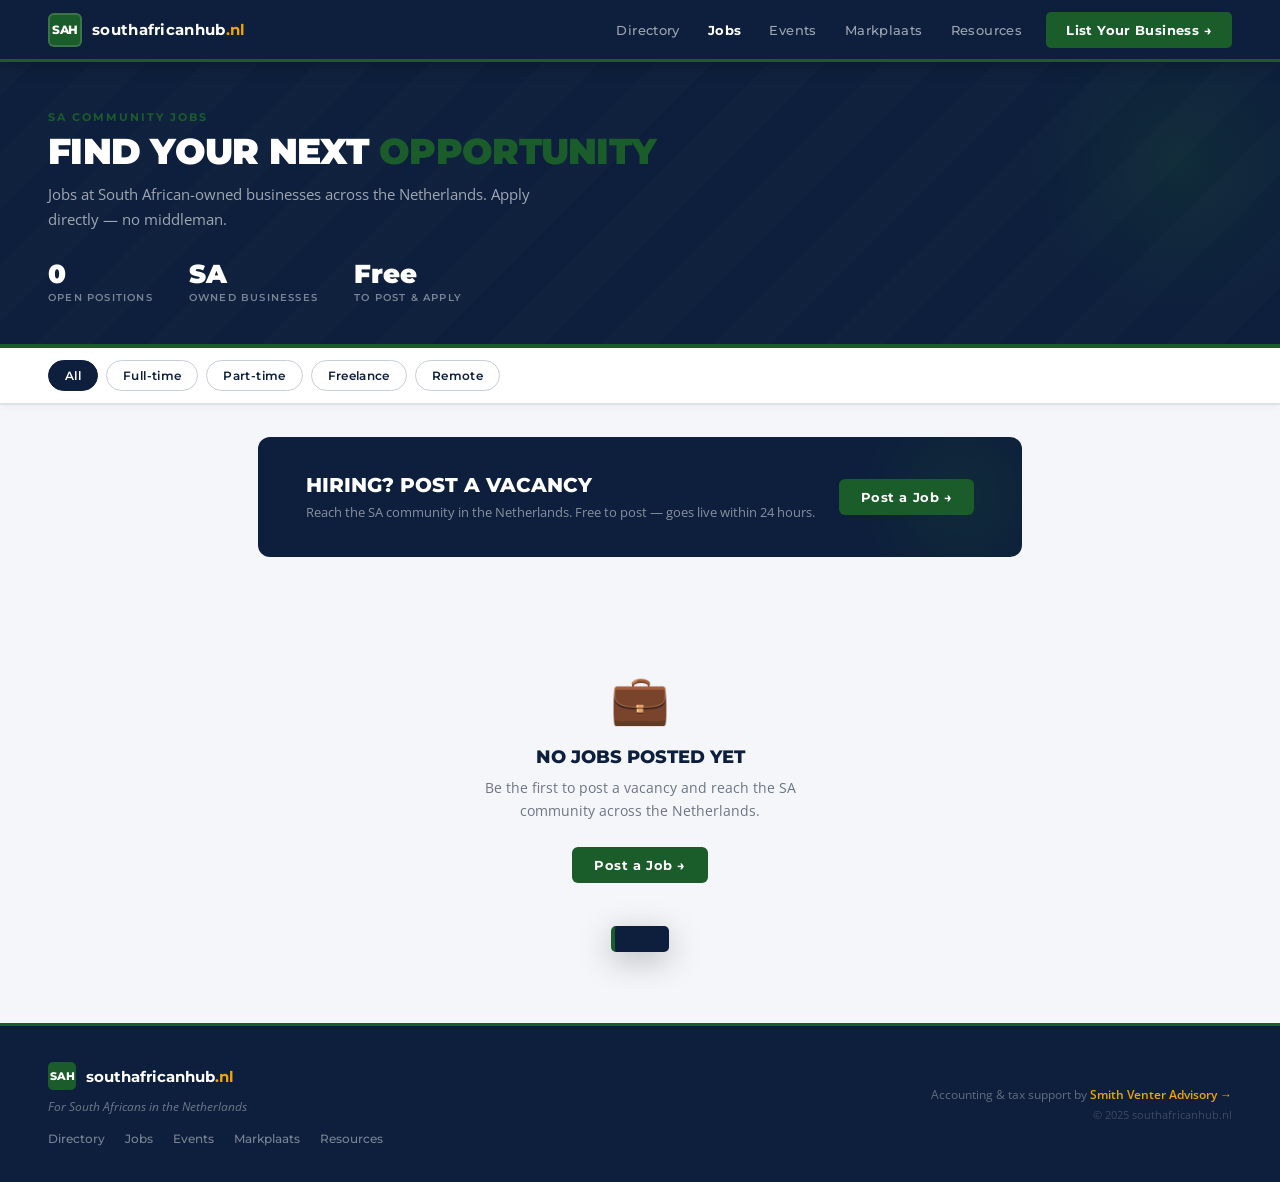
<file: jobs.html>
<!DOCTYPE html>
<html lang="en">
<head>
<meta charset="UTF-8">
<meta name="viewport" content="width=device-width, initial-scale=1.0">
<title>Jobs — southafricanhub.nl</title>
<link rel="preconnect" href="https://fonts.googleapis.com">
<link rel="preconnect" href="https://fonts.gstatic.com" crossorigin>
<link href="https://fonts.googleapis.com/css2?family=Montserrat:wght@400;500;600;700;800;900&family=Open+Sans:wght@300;400;500;600&display=swap" rel="stylesheet">
<link rel="stylesheet" href="shared.css">
<style>
  .page-body { max-width: 1100px; margin: 0 auto; padding: 32px 48px 80px; }

  /* Job grid */
  .jobs-grid { display: grid; grid-template-columns: repeat(3, 1fr); gap: 20px; }

  /* Job card */
  .job-card {
    background: white; border: 1.5px solid var(--wire);
    border-radius: 12px; overflow: hidden;
    transition: transform 0.2s, box-shadow 0.2s, border-color 0.2s;
    cursor: pointer;
  }
  .job-card:hover { transform: translateY(-2px); box-shadow: 0 8px 24px rgba(13,31,60,0.1); border-color: var(--green); }
  .job-card-top {
    padding: 18px 18px 14px;
    border-bottom: 1px solid var(--wire);
    display: flex; gap: 12px; align-items: flex-start;
  }
  .job-icon {
    width: 42px; height: 42px; border-radius: 8px;
    background: var(--subtle); display: flex;
    align-items: center; justify-content: center;
    font-size: 20px; flex-shrink: 0;
  }
  .job-company { font-family: 'Montserrat', sans-serif; font-size: 12px; font-weight: 700; color: var(--navy); }
  .job-title { font-family: 'Montserrat', sans-serif; font-size: 15px; font-weight: 800; color: var(--navy); margin-top: 3px; line-height: 1.3; }
  .job-body { padding: 14px 18px; }
  .job-tags { display: flex; gap: 6px; flex-wrap: wrap; margin-bottom: 10px; }
  .job-tag {
    font-size: 10px; font-weight: 700; padding: 3px 8px;
    border-radius: 3px; font-family: 'Montserrat', sans-serif;
    text-transform: uppercase; letter-spacing: 0.06em;
  }
  .tag-type-full { background: #e8f4ec; color: var(--green); }
  .tag-type-part { background: #fef3c7; color: #92400e; }
  .tag-type-freelance { background: #ede9fe; color: #6d28d9; }
  .tag-type-remote { background: #e0f2fe; color: #0369a1; }
  .tag-city { background: var(--subtle); color: var(--muted); }
  .job-desc { font-size: 12px; color: var(--muted); line-height: 1.6; margin-bottom: 14px; display: -webkit-box; -webkit-line-clamp: 3; -webkit-box-orient: vertical; overflow: hidden; }
  .job-footer { display: flex; justify-content: space-between; align-items: center; padding-top: 12px; border-top: 1px solid var(--wire); }
  .job-salary { font-family: 'Montserrat', sans-serif; font-size: 13px; font-weight: 700; color: var(--navy); }
  .job-age { font-size: 11px; color: var(--muted); }

  /* Apply button */
  .job-apply-row { padding: 0 18px 16px; display: flex; gap: 8px; }
  .btn-apply-wa {
    flex: 1; background: #25D366; color: white; border: none;
    border-radius: 6px; padding: 10px; font-size: 12px;
    font-weight: 700; font-family: 'Montserrat', sans-serif;
    cursor: pointer; display: flex; align-items: center;
    justify-content: center; gap: 6px; transition: background .15s;
    text-decoration: none;
  }
  .btn-apply-wa:hover { background: #1ebe5d; }
  .btn-apply-email {
    flex: 1; background: var(--navy); color: white; border: none;
    border-radius: 6px; padding: 10px; font-size: 12px;
    font-weight: 700; font-family: 'Montserrat', sans-serif;
    cursor: pointer; display: flex; align-items: center;
    justify-content: center; gap: 6px; transition: background .15s;
    text-decoration: none;
  }
  .btn-apply-email:hover { background: var(--navy-mid); }

  /* Post job CTA */
  .post-job-band {
    background: var(--navy); border-radius: 12px;
    padding: 36px 48px; display: flex;
    justify-content: space-between; align-items: center;
    gap: 24px; margin-bottom: 48px;
    position: relative; overflow: hidden;
  }
  .post-job-band::before { content: ''; position: absolute; right: -40px; top: -40px; width: 200px; height: 200px; border-radius: 50%; background: radial-gradient(circle, rgba(26,92,42,0.2) 0%, transparent 70%); pointer-events: none; z-index: 0; }
  .post-job-band h3 { font-family: 'Montserrat', sans-serif; font-size: 20px; font-weight: 800; color: white; margin-bottom: 6px; text-transform: uppercase; position: relative; z-index: 1; }
  .post-job-band p { color: rgba(255,255,255,0.5); font-size: 13px; position: relative; z-index: 1; }
  .post-job-band .btn-green { position: relative; z-index: 1; }

  /* Empty state */
  .empty-state { text-align: center; padding: 60px 20px; color: var(--muted); }
  .empty-state .e-icon { font-size: 48px; margin-bottom: 16px; }
  .empty-state h3 { font-family: 'Montserrat', sans-serif; font-size: 18px; font-weight: 800; color: var(--navy); margin-bottom: 8px; text-transform: uppercase; }
  .empty-state p { font-size: 14px; max-width: 380px; margin: 0 auto 24px; line-height: 1.7; }

  /* Job detail modal */
  .modal-overlay { display: none; position: fixed; inset: 0; background: rgba(0,0,0,0.6); z-index: 600; align-items: center; justify-content: center; padding: 20px; }
  .modal-overlay.open { display: flex; }
  .job-modal { background: white; border-radius: 14px; width: 100%; max-width: 560px; overflow: hidden; box-shadow: 0 24px 64px rgba(0,0,0,0.25); animation: popIn .2s ease; }
  @keyframes popIn { from { transform: scale(0.95); opacity: 0; } to { transform: scale(1); opacity: 1; } }
  .jm-head { background: var(--navy); padding: 24px 28px; position: relative; }
  .jm-close { position: absolute; top: 14px; right: 14px; background: rgba(255,255,255,0.1); border: none; color: white; width: 28px; height: 28px; border-radius: 50%; font-size: 14px; cursor: pointer; display: flex; align-items: center; justify-content: center; }
  .jm-company { font-size: 11px; font-weight: 700; text-transform: uppercase; letter-spacing: 0.1em; color: var(--green); margin-bottom: 6px; font-family: 'Montserrat', sans-serif; }
  .jm-title { font-family: 'Montserrat', sans-serif; font-size: 20px; font-weight: 900; color: white; line-height: 1.2; }
  .jm-body { padding: 24px 28px; }
  .jm-tags { display: flex; gap: 6px; flex-wrap: wrap; margin-bottom: 16px; }
  .jm-meta { display: grid; grid-template-columns: 1fr 1fr; gap: 12px; margin-bottom: 20px; padding: 14px; background: var(--subtle); border-radius: 8px; }
  .jm-meta-item { font-size: 12px; color: var(--navy); display: flex; align-items: center; gap: 6px; }
  .jm-desc { font-size: 13px; color: var(--muted); line-height: 1.75; margin-bottom: 20px; white-space: pre-line; }
  .jm-actions { display: flex; gap: 10px; }

  /* Post job modal */
  .m-label { display: block; font-size: 11px; font-weight: 700; font-family: 'Montserrat', sans-serif; color: var(--navy); margin-bottom: 5px; text-transform: uppercase; letter-spacing: 0.06em; }
  .m-input { width: 100%; border: 1.5px solid var(--wire); border-radius: 6px; padding: 9px 12px; font-size: 13px; font-family: 'Open Sans', sans-serif; outline: none; transition: border-color .15s; }
  .m-input:focus { border-color: var(--green); }
  .m-row { display: grid; grid-template-columns: 1fr 1fr; gap: 12px; }
  .modal-box { background: white; border-radius: 14px; width: 100%; max-width: 520px; overflow: hidden; box-shadow: 0 24px 64px rgba(0,0,0,0.25); animation: popIn .2s ease; }
  .modal-head { background: var(--navy); padding: 24px 28px; position: relative; }
  .modal-close { position: absolute; top: 14px; right: 14px; background: rgba(255,255,255,0.1); border: none; color: white; width: 28px; height: 28px; border-radius: 50%; font-size: 14px; cursor: pointer; display: flex; align-items: center; justify-content: center; }
  .modal-eyebrow { font-size: 10px; font-weight: 700; text-transform: uppercase; letter-spacing: 0.12em; color: var(--green); margin-bottom: 6px; font-family: 'Montserrat', sans-serif; }
  .modal-title { font-family: 'Montserrat', sans-serif; font-size: 18px; font-weight: 800; color: white; }
  .modal-sub { font-size: 12px; color: rgba(255,255,255,0.5); margin-top: 4px; }
  .modal-body { padding: 24px 28px; display: flex; flex-direction: column; gap: 12px; }
  .modal-footer { padding: 16px 28px; background: var(--subtle); border-top: 1px solid var(--wire); display: flex; align-items: center; justify-content: space-between; gap: 12px; }
  .modal-note { font-size: 11px; color: var(--muted); line-height: 1.5; margin: 0; }
  .btn-green { background: var(--green); color: white; border: none; border-radius: 6px; padding: 10px 22px; font-size: 13px; font-weight: 700; font-family: 'Montserrat', sans-serif; cursor: pointer; letter-spacing: 0.04em; transition: background .15s; white-space: nowrap; }
  .btn-green:hover { background: #22743a; }
  .btn-green:disabled { opacity: 0.6; cursor: not-allowed; }

  @media (max-width: 768px) {
    .page-body { padding: 20px 16px 60px; }
    .jobs-grid { grid-template-columns: 1fr; gap: 14px; }
    .post-job-band { flex-direction: column; padding: 24px 16px; text-align: left; }
    .modal-overlay { padding: 10px; align-items: flex-end; }
    .modal-box, .job-modal { border-radius: 14px 14px 0 0; max-width: 100%; max-height: 90vh; overflow-y: auto; }
    .m-row { grid-template-columns: 1fr; }
    .m-input { font-size: 16px; }
    .jm-actions { flex-direction: column; }
    .jm-meta { grid-template-columns: 1fr; }
  }
</style>
</head>
<body>

<nav class="site-nav">
  <a href="index.html" class="nav-logo">
    <div class="nav-logo-mark">SAH</div>
    <span class="nav-logo-text">southafricanhub<span>.nl</span></span>
  </a>
  <div class="nav-links">
    <a href="directory.html">Directory</a>
    <a href="jobs.html" class="active">Jobs</a>
    <a href="events.html">Events</a>
    <a href="markplaats.html">Markplaats</a>
    <a href="resources.html">Resources</a>
    <a href="directory.html#list-business" class="nav-cta">List Your Business →</a>
  </div>
  <button class="nav-hamburger" id="nav-hamburger" onclick="toggleMobileMenu()" aria-label="Menu">
    <span></span><span></span><span></span>
  </button>
</nav>
<div class="mobile-menu" id="mobile-menu" style="display:none">
  <a href="directory.html">Directory</a>
  <a href="jobs.html" class="active">Jobs</a>
  <a href="events.html">Events</a>
  <a href="markplaats.html">Markplaats</a>
  <a href="resources.html">Resources</a>
  <a href="directory.html#list-business" class="nav-cta">List Your Business →</a>
</div>

<div class="page-hero-band">
  <div class="section-eyebrow">SA Community Jobs</div>
  <h1>Find your next <em>opportunity</em></h1>
  <p>Jobs at South African-owned businesses across the Netherlands. Apply directly — no middleman.</p>
  <div class="hero-stats">
    <div class="hero-stat"><div class="n" id="job-count">0</div><div class="l">Open positions</div></div>
    <div class="hero-stat"><div class="n">SA</div><div class="l">Owned businesses</div></div>
    <div class="hero-stat"><div class="n">Free</div><div class="l">To post & apply</div></div>
  </div>
</div>

<div class="filter-bar" id="filter-bar">
  <button class="pill active" onclick="filterJobs('all', this)">All</button>
  <button class="pill" onclick="filterJobs('Full-time', this)">Full-time</button>
  <button class="pill" onclick="filterJobs('Part-time', this)">Part-time</button>
  <button class="pill" onclick="filterJobs('Freelance', this)">Freelance</button>
  <button class="pill" onclick="filterJobs('Remote', this)">Remote</button>
</div>

<div class="page-body">

  <div class="post-job-band">
    <div>
      <h3>Hiring? Post a vacancy</h3>
      <p>Reach the SA community in the Netherlands. Free to post — goes live within 24 hours.</p>
    </div>
    <button class="btn-green" onclick="openPostJob()">Post a Job →</button>
  </div>

  <div id="jobs-container">
    <div class="empty-state">
      <div class="e-icon">💼</div>
      <h3>No jobs posted yet</h3>
      <p>Be the first to post a vacancy and reach the SA community across the Netherlands.</p>
      <button class="btn-green" onclick="openPostJob()">Post a Job →</button>
    </div>
  </div>

</div>

<!-- JOB DETAIL MODAL -->
<div class="modal-overlay" id="job-detail-modal">
  <div class="job-modal">
    <div class="jm-head">
      <button class="jm-close" onclick="closeJobDetail()">✕</button>
      <div class="jm-company" id="jm-company"></div>
      <div class="jm-title" id="jm-title"></div>
    </div>
    <div class="jm-body">
      <div class="jm-tags" id="jm-tags"></div>
      <div class="jm-meta" id="jm-meta"></div>
      <div class="jm-desc" id="jm-desc"></div>
      <div class="jm-actions" id="jm-actions"></div>
    </div>
  </div>
</div>

<!-- POST JOB MODAL -->
<div class="modal-overlay" id="post-job-modal">
  <div class="modal-box">
    <div class="modal-head">
      <button class="modal-close" onclick="closePostJob()">✕</button>
      <div class="modal-eyebrow">Post a Vacancy</div>
      <div class="modal-title">List a job at your SA business</div>
      <div class="modal-sub">Free to post · Goes live within 24 hours</div>
    </div>
    <div class="modal-body">
      <div class="m-row">
        <div><label class="m-label">Job title *</label><input class="m-input" id="j-title" type="text" placeholder="e.g. Marketing Assistant"></div>
        <div><label class="m-label">Company name *</label><input class="m-input" id="j-company" type="text" placeholder="Your business name"></div>
      </div>
      <div class="m-row">
        <div>
          <label class="m-label">Job type *</label>
          <select class="m-input" id="j-type">
            <option value="">Select…</option>
            <option>Full-time</option>
            <option>Part-time</option>
            <option>Freelance</option>
            <option>Remote</option>
          </select>
        </div>
        <div><label class="m-label">City *</label><input class="m-input" id="j-city" type="text" placeholder="e.g. Amsterdam"></div>
      </div>
      <div class="m-row">
        <div><label class="m-label">Salary / rate <span style="font-weight:400;text-transform:none;letter-spacing:0;font-size:10px">(optional)</span></label><input class="m-input" id="j-salary" type="text" placeholder="e.g. €2,500/month"></div>
        <div>
          <label class="m-label">Category *</label>
          <select class="m-input" id="j-cat">
            <option value="">Select…</option>
            <option>Marketing & Creative</option>
            <option>Tax & Accounting</option>
            <option>Property & Housing</option>
            <option>Health & Wellness</option>
            <option>Food & Retail</option>
            <option>Professional Services</option>
            <option>Tech & Digital</option>
            <option>Other</option>
          </select>
        </div>
      </div>
      <div><label class="m-label">Job description *</label><textarea class="m-input" id="j-desc" placeholder="Describe the role, requirements, what you're looking for…" style="resize:vertical;min-height:100px;line-height:1.6"></textarea></div>
      <div class="m-row">
        <div><label class="m-label">Your name *</label><input class="m-input" id="j-name" type="text" placeholder="Contact person"></div>
        <div><label class="m-label">Email *</label><input class="m-input" id="j-email" type="email" placeholder="you@company.com"></div>
      </div>
      <div><label class="m-label">WhatsApp number <span style="font-weight:400;text-transform:none;letter-spacing:0;font-size:10px">(for applicants to contact you)</span></label><input class="m-input" id="j-wa" type="tel" placeholder="+31 6 12 34 56 78"></div>
    </div>
    <div class="modal-footer">
      <p class="modal-note">Sent to <strong>info@southafricanhub.nl</strong><br>We'll add it within 24 hours</p>
      <button class="btn-green" id="j-submit-btn" onclick="submitJob()">Post Job →</button>
    </div>
  </div>
</div>

<footer class="site-footer">
  <div class="footer-left">
    <div class="footer-logo-row"><div class="footer-logo-mark">SAH</div><span class="footer-logo-name">southafricanhub<span>.nl</span></span></div>
    <div class="footer-tagline">For South Africans in the Netherlands</div>
    <div class="footer-links" style="margin-top:8px">
      <a href="directory.html">Directory</a>
      <a href="jobs.html">Jobs</a>
      <a href="events.html">Events</a>
      <a href="markplaats.html">Markplaats</a>
      <a href="resources.html">Resources</a>
    </div>
  </div>
  <div class="footer-right">
    <div class="footer-powered">Accounting &amp; tax support by <a href="https://smithventer.nl">Smith Venter Advisory →</a></div>
    <div class="footer-copy">© 2025 southafricanhub.nl</div>
  </div>
</footer>

<div class="toast" id="site-toast"><span class="toast-icon"></span><span class="toast-msg"></span></div>

<script>
  // ── JOB DATA — add real jobs here ──
  var JOBS = [
    // Example structure (uncomment and fill in when you receive a job posting):
    // {
    //   title: "Marketing Assistant",
    //   company: "Marketing Zoo",
    //   icon: "🎨",
    //   type: "Full-time",
    //   city: "Almere",
    //   salary: "€2,200/month",
    //   cat: "Marketing & Creative",
    //   desc: "We are looking for a creative marketing assistant to join our growing team...",
    //   wa: "31612345678",
    //   email: "hello@marketingzoo.nl",
    //   age: "Today"
    // },
  ];

  // ── RENDER JOBS ──
  function renderJobs(list) {
    var container = document.getElementById('jobs-container');
    document.getElementById('job-count').textContent = JOBS.length;

    if (list.length === 0) {
      container.innerHTML = '<div class="empty-state"><div class="e-icon">💼</div><h3>No jobs posted yet</h3><p>Be the first to post a vacancy and reach the SA community across the Netherlands.</p><button class="btn-green" onclick="openPostJob()">Post a Job →</button></div>';
      return;
    }

    var typeColors = { 'Full-time': 'tag-type-full', 'Part-time': 'tag-type-part', 'Freelance': 'tag-type-freelance', 'Remote': 'tag-type-remote' };
    var html = '<div class="jobs-grid">';
    list.forEach(function(j, i) {
      var idx = JOBS.indexOf(j);
      var waHref = j.wa ? 'https://wa.me/' + j.wa.replace(/[^0-9]/g,'') + '?text=' + encodeURIComponent('Hi, I\'m interested in the ' + j.title + ' position at ' + j.company + ' listed on southafricanhub.nl') : '';
      var emailHref = j.email ? 'mailto:' + j.email + '?subject=' + encodeURIComponent('Application: ' + j.title + ' at ' + j.company) : '';
      html += '<div class="job-card" data-id="job-' + idx + '" onclick="openJobDetail(' + idx + ')">' +
        '<div class="job-card-top">' +
          '<div class="job-icon">' + (j.icon || '💼') + '</div>' +
          '<div><div class="job-company">' + j.company + '</div><div class="job-title">' + j.title + '</div></div>' +
        '</div>' +
        '<div class="job-body">' +
          '<div class="job-tags">' +
            '<span class="job-tag ' + (typeColors[j.type] || 'tag-city') + '">' + j.type + '</span>' +
            '<span class="job-tag tag-city">📍 ' + j.city + '</span>' +
            (j.cat ? '<span class="job-tag tag-city">' + j.cat + '</span>' : '') +
          '</div>' +
          '<div class="job-desc">' + j.desc + '</div>' +
          '<div class="job-footer"><span class="job-salary">' + (j.salary || 'Salary TBD') + '</span><span class="job-age">' + (j.age || 'Recently posted') + '</span></div>' +
        '</div>' +
        '<div class="job-apply-row">' +
          (j.wa ? '<a class="btn-apply-wa" href="' + waHref + '" target="_blank" onclick="event.stopPropagation()"><svg width="14" height="14" viewBox="0 0 24 24" fill="white"><path d="M17.472 14.382c-.297-.149-1.758-.867-2.03-.967-.273-.099-.471-.148-.67.15-.197.297-.767.966-.94 1.164-.173.199-.347.223-.644.075-.297-.15-1.255-.463-2.39-1.475-.883-.788-1.48-1.761-1.653-2.059-.173-.297-.018-.458.13-.606.134-.133.298-.347.446-.52.149-.174.198-.298.298-.497.099-.198.05-.371-.025-.52-.075-.149-.669-1.612-.916-2.207-.242-.579-.487-.5-.669-.51-.173-.008-.371-.01-.57-.01-.198 0-.52.074-.792.372-.272.297-1.04 1.016-1.04 2.479 0 1.462 1.065 2.875 1.213 3.074.149.198 2.096 3.2 5.077 4.487.709.306 1.262.489 1.694.625.712.227 1.36.195 1.871.118.571-.085 1.758-.719 2.006-1.413.248-.694.248-1.289.173-1.413-.074-.124-.272-.198-.57-.347m-5.421 7.403h-.004a9.87 9.87 0 01-5.031-1.378l-.361-.214-3.741.982.998-3.648-.235-.374a9.86 9.86 0 01-1.51-5.26c.001-5.45 4.436-9.884 9.888-9.884 2.64 0 5.122 1.03 6.988 2.898a9.825 9.825 0 012.893 6.994c-.003 5.45-4.437 9.884-9.885 9.884m8.413-18.297A11.815 11.815 0 0012.05 0C5.495 0 .16 5.335.157 11.892c0 2.096.547 4.142 1.588 5.945L.057 24l6.305-1.654a11.882 11.882 0 005.683 1.448h.005c6.554 0 11.89-5.335 11.893-11.893a11.821 11.821 0 00-3.48-8.413z"/></svg> WhatsApp</a>' : '') +
          (j.email ? '<a class="btn-apply-email" href="' + emailHref + '" onclick="event.stopPropagation()">✉️ Apply via Email</a>' : '') +
        '</div>' +
      '</div>';
    });
    html += '</div>';
    container.innerHTML = html;
  }

  // ── FILTER ──
  var activeFilter = 'all';
  function filterJobs(type, btn) {
    document.querySelectorAll('#filter-bar .pill').forEach(function(p) { p.classList.remove('active'); });
    if (btn) btn.classList.add('active');
    activeFilter = type;
    var filtered = type === 'all' ? JOBS : JOBS.filter(function(j) { return j.type === type; });
    renderJobs(filtered);
  }

  // ── JOB DETAIL ──
  function openJobDetail(idx) {
    var j = JOBS[idx];
    var typeColors = { 'Full-time': 'tag-type-full', 'Part-time': 'tag-type-part', 'Freelance': 'tag-type-freelance', 'Remote': 'tag-type-remote' };
    document.getElementById('jm-company').textContent = j.company;
    document.getElementById('jm-title').textContent = j.title;
    document.getElementById('jm-tags').innerHTML =
      '<span class="job-tag ' + (typeColors[j.type]||'tag-city') + '">' + j.type + '</span>' +
      '<span class="job-tag tag-city">📍 ' + j.city + '</span>' +
      (j.cat ? '<span class="job-tag tag-city">' + j.cat + '</span>' : '');
    document.getElementById('jm-meta').innerHTML =
      '<div class="jm-meta-item">💰 ' + (j.salary || 'Salary TBD') + '</div>' +
      '<div class="jm-meta-item">🏢 ' + j.company + '</div>' +
      '<div class="jm-meta-item">📍 ' + j.city + '</div>' +
      '<div class="jm-meta-item">🕐 ' + (j.age || 'Recently posted') + '</div>';
    document.getElementById('jm-desc').textContent = j.desc;
    var actions = '';
    if (j.wa) {
      var waMsg = encodeURIComponent('Hi, I\'m interested in the ' + j.title + ' position at ' + j.company + ' listed on southafricanhub.nl');
      actions += '<a class="btn-apply-wa" href="https://wa.me/' + j.wa.replace(/[^0-9]/g,'') + '?text=' + waMsg + '" target="_blank" style="flex:1"><svg width="16" height="16" viewBox="0 0 24 24" fill="white"><path d="M17.472 14.382c-.297-.149-1.758-.867-2.03-.967-.273-.099-.471-.148-.67.15-.197.297-.767.966-.94 1.164-.173.199-.347.223-.644.075-.297-.15-1.255-.463-2.39-1.475-.883-.788-1.48-1.761-1.653-2.059-.173-.297-.018-.458.13-.606.134-.133.298-.347.446-.52.149-.174.198-.298.298-.497.099-.198.05-.371-.025-.52-.075-.149-.669-1.612-.916-2.207-.242-.579-.487-.5-.669-.51-.173-.008-.371-.01-.57-.01-.198 0-.52.074-.792.372-.272.297-1.04 1.016-1.04 2.479 0 1.462 1.065 2.875 1.213 3.074.149.198 2.096 3.2 5.077 4.487.709.306 1.262.489 1.694.625.712.227 1.36.195 1.871.118.571-.085 1.758-.719 2.006-1.413.248-.694.248-1.289.173-1.413-.074-.124-.272-.198-.57-.347m-5.421 7.403h-.004a9.87 9.87 0 01-5.031-1.378l-.361-.214-3.741.982.998-3.648-.235-.374a9.86 9.86 0 01-1.51-5.26c.001-5.45 4.436-9.884 9.888-9.884 2.64 0 5.122 1.03 6.988 2.898a9.825 9.825 0 012.893 6.994c-.003 5.45-4.437 9.884-9.885 9.884m8.413-18.297A11.815 11.815 0 0012.05 0C5.495 0 .16 5.335.157 11.892c0 2.096.547 4.142 1.588 5.945L.057 24l6.305-1.654a11.882 11.882 0 005.683 1.448h.005c6.554 0 11.89-5.335 11.893-11.893a11.821 11.821 0 00-3.48-8.413z"/></svg> WhatsApp</a>';
    }
    if (j.email) {
      actions += '<a class="btn-apply-email" href="mailto:' + j.email + '?subject=' + encodeURIComponent('Application: ' + j.title) + '" style="flex:1">✉️ Apply via Email</a>';
    }
    document.getElementById('jm-actions').innerHTML = actions;
    // Share button always present
    document.getElementById('jm-actions').innerHTML += '<button id="jm-share-btn" onclick="shareJob()" style="flex:1;background:white;color:var(--navy);border:1.5px solid var(--wire);border-radius:6px;padding:11px;font-size:13px;font-weight:700;font-family:\'Montserrat\',sans-serif;cursor:pointer;letter-spacing:0.04em;display:flex;align-items:center;justify-content:center;gap:7px;transition:all .15s" onmouseover="this.style.borderColor=\'#1a5c2a\';this.style.color=\'#1a5c2a\'" onmouseout="this.style.borderColor=\'var(--wire)\';this.style.color=\'var(--navy)\'"><svg width="14" height="14" viewBox="0 0 24 24" fill="none" stroke="currentColor" stroke-width="2.5" stroke-linecap="round" stroke-linejoin="round"><circle cx="18" cy="5" r="3"/><circle cx="6" cy="12" r="3"/><circle cx="18" cy="19" r="3"/><line x1="8.59" y1="13.51" x2="15.42" y2="17.49"/><line x1="15.41" y1="6.51" x2="8.59" y2="10.49"/></svg>Share this job</button>';
    document.getElementById('job-detail-modal').classList.add('open');
    document.getElementById('job-detail-modal').setAttribute('data-current-id', 'job-' + idx);
    document.body.style.overflow = 'hidden';
  }
  function closeJobDetail() {
    document.getElementById('job-detail-modal').classList.remove('open');
    document.body.style.overflow = '';
  }

  function shareJob() {
    var title  = document.getElementById('jm-title').textContent;
    var jobId  = document.getElementById('job-detail-modal').getAttribute('data-current-id') || '';
    var base   = window.location.origin + window.location.pathname;
    var url    = jobId ? base + '#' + jobId : base;
    var btn    = document.getElementById('jm-share-btn');
    if (navigator.share) {
      navigator.share({ title: title + ' — southafricanhub.nl', url: url }).catch(function(){});
    } else {
      navigator.clipboard.writeText(url).then(function() {
        var orig = btn.innerHTML;
        btn.innerHTML = '<svg width="14" height="14" viewBox="0 0 24 24" fill="none" stroke="currentColor" stroke-width="2.5" stroke-linecap="round" stroke-linejoin="round"><polyline points="20 6 9 17 4 12"/></svg> Link copied!';
        setTimeout(function() { btn.innerHTML = orig; }, 2000);
      }).catch(function() { window.prompt('Copy this link:', url); });
    }
  }

  // ── POST JOB ──
  function openPostJob() {
    document.getElementById('post-job-modal').classList.add('open');
    document.body.style.overflow = 'hidden';
  }
  function closePostJob() {
    document.getElementById('post-job-modal').classList.remove('open');
    document.body.style.overflow = '';
  }

  function submitJob() {
    var title   = document.getElementById('j-title').value.trim();
    var company = document.getElementById('j-company').value.trim();
    var type    = document.getElementById('j-type').value;
    var city    = document.getElementById('j-city').value.trim();
    var salary  = document.getElementById('j-salary').value.trim();
    var cat     = document.getElementById('j-cat').value;
    var desc    = document.getElementById('j-desc').value.trim();
    var name    = document.getElementById('j-name').value.trim();
    var email   = document.getElementById('j-email').value.trim();
    var wa      = document.getElementById('j-wa').value.trim();
    if (!title||!company||!type||!city||!desc||!name||!email) { alert('Please fill in all required fields.'); return; }
    var btn = document.getElementById('j-submit-btn');
    btn.textContent = 'Sending...'; btn.disabled = true;
    var fd = new FormData();
    fd.append('_subject', 'Job Posting — ' + title + ' at ' + company);
    fd.append('_replyto', email);
    fd.append('job_title', title);
    fd.append('company', company);
    fd.append('job_type', type);
    fd.append('city', city);
    fd.append('salary', salary || 'Not specified');
    fd.append('category', cat);
    fd.append('description', desc);
    fd.append('contact_name', name);
    fd.append('contact_email', email);
    fd.append('whatsapp', wa || 'Not provided');
    fetch('https://formspree.io/f/xredqpee', {
      method: 'POST',
      headers: { 'Accept': 'application/json' },
      body: fd
    }).then(function(res) {
      btn.textContent = 'Post Job →'; btn.disabled = false;
      if (res.ok) {
        closePostJob();
        showToast('Job posted! We will add it within 24 hours.');
        ['j-title','j-company','j-city','j-salary','j-desc','j-name','j-email','j-wa'].forEach(function(id){ document.getElementById(id).value=''; });
      } else {
        res.json().then(function(d) { alert('Error: ' + (d.error||'Unknown error') + '. Email info@southafricanhub.nl'); });
      }
    }).catch(function() {
      btn.textContent = 'Post Job →'; btn.disabled = false;
      alert('Network error. Please email info@southafricanhub.nl directly.');
    });
  }

  // ── TOAST ──
  function showToast(msg) {
    var t = document.getElementById('site-toast');
    t.querySelector('.toast-icon').textContent = '✅';
    t.querySelector('.toast-msg').textContent = msg;
    t.classList.add('show');
    setTimeout(function() { t.classList.remove('show'); }, 3500);
  }

  // ── HAMBURGER ──
  function toggleMobileMenu() {
    var menu = document.getElementById('mobile-menu');
    var btn = document.getElementById('nav-hamburger');
    var isOpen = menu.style.display === 'block';
    menu.style.display = isOpen ? 'none' : 'block';
    var spans = btn.querySelectorAll('span');
    if (!isOpen) {
      spans[0].style.transform = 'rotate(45deg) translate(5px, 5px)';
      spans[1].style.opacity = '0';
      spans[2].style.transform = 'rotate(-45deg) translate(5px, -5px)';
    } else {
      spans[0].style.transform = '';
      spans[1].style.opacity = '';
      spans[2].style.transform = '';
    }
  }

  // ── MODAL CLOSE ──
  document.getElementById('job-detail-modal').addEventListener('click', function(e) { if (e.target===this) closeJobDetail(); });
  document.getElementById('post-job-modal').addEventListener('click', function(e) { if (e.target===this) closePostJob(); });
  document.addEventListener('keydown', function(e) { if (e.key==='Escape') { closeJobDetail(); closePostJob(); } });

  // Init
  renderJobs(JOBS);
  function openJobFromHash() {
    var hash = window.location.hash.replace('#', '');
    if (!hash) return;
    var card = document.querySelector('.job-card[data-id="' + hash + '"]');
    if (card) {
      var idx = parseInt(hash.replace('job-', ''));
      if (!isNaN(idx)) openJobDetail(idx);
    }
  }

</script>
<script>openJobFromHash();</script>
</body>
</html>
</file>
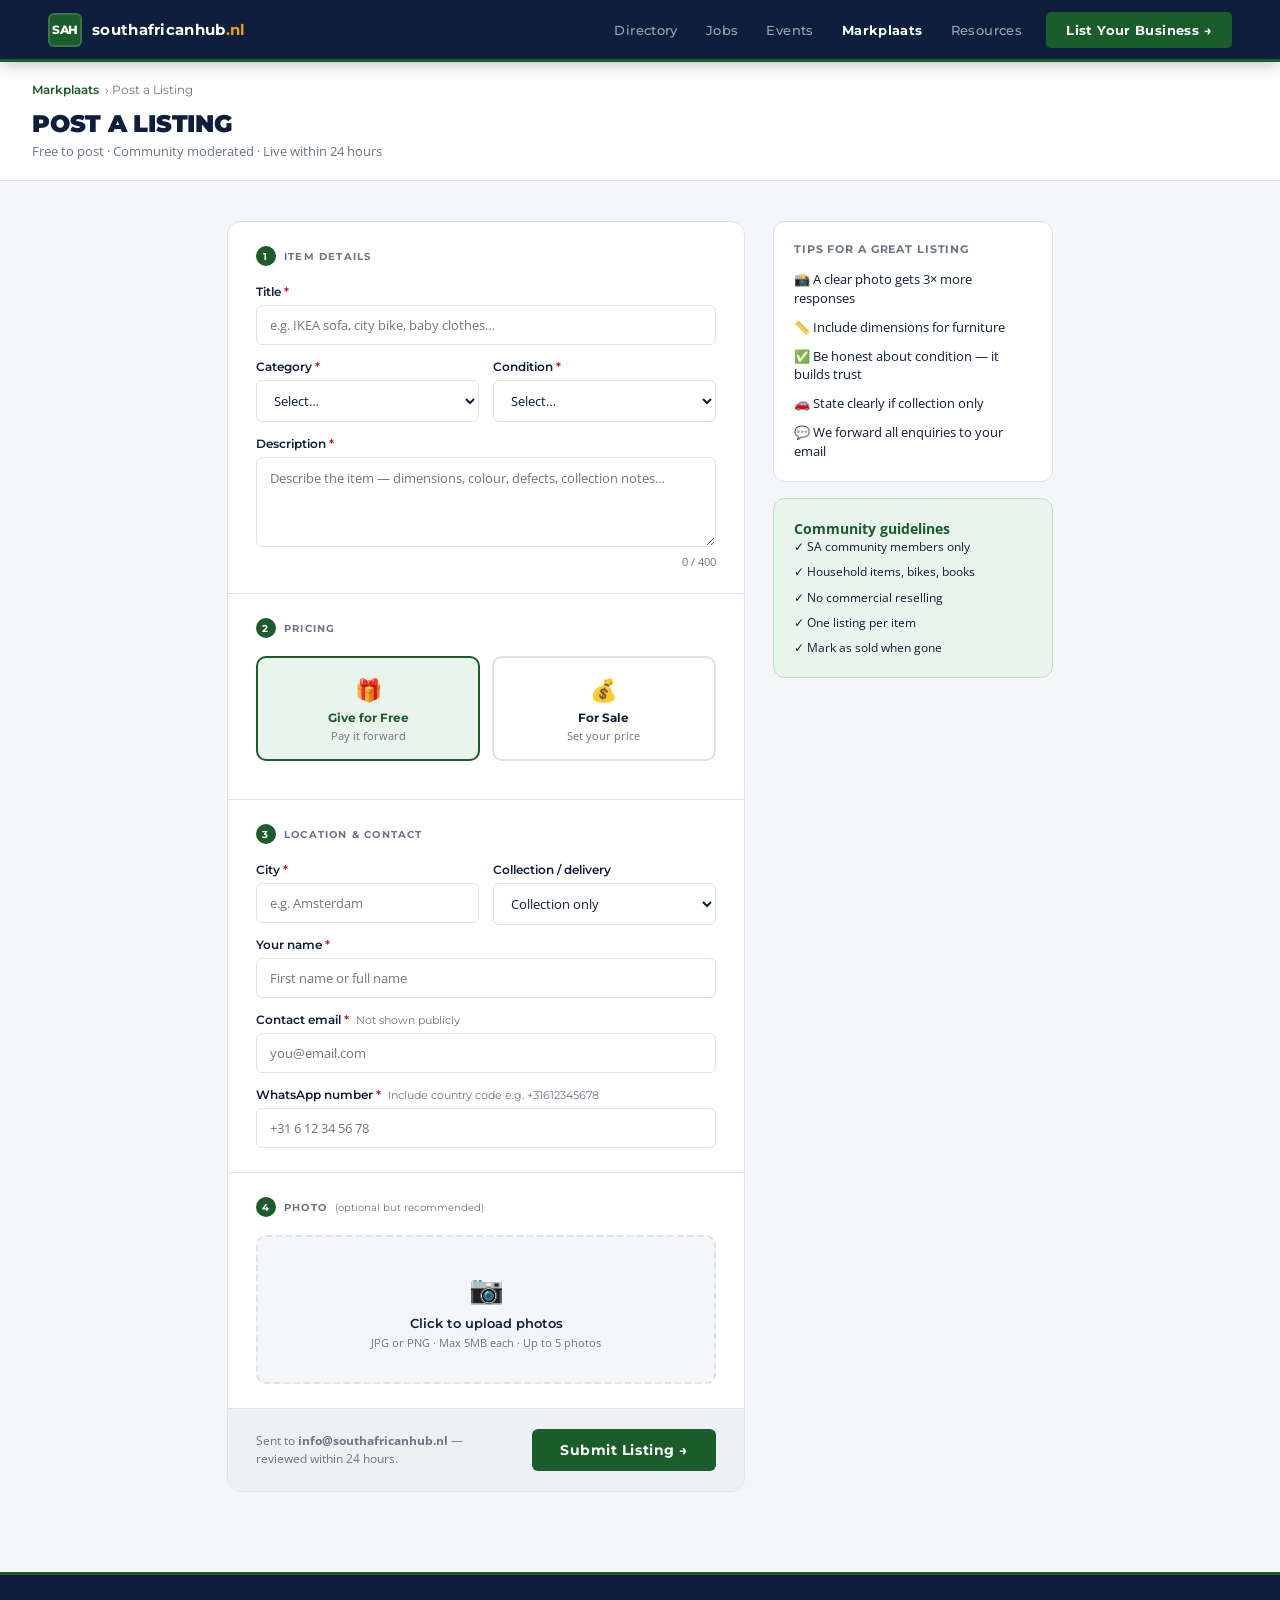
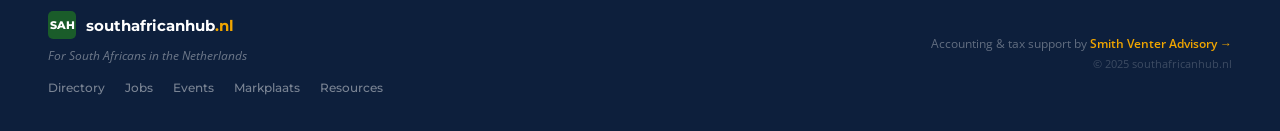
<file: markplaats-post.html>
<!DOCTYPE html>
<html lang="en">
<head>
<meta charset="UTF-8">
<meta name="viewport" content="width=device-width, initial-scale=1.0">
<title>Post a Listing — Markplaats · southafricanhub.nl</title>
<link rel="preconnect" href="https://fonts.googleapis.com">
<link rel="preconnect" href="https://fonts.gstatic.com" crossorigin>
<link href="https://fonts.googleapis.com/css2?family=Montserrat:wght@400;500;600;700;800;900&family=Open+Sans:wght@300;400;500;600&display=swap" rel="stylesheet">
<link rel="stylesheet" href="shared.css">
<style>
  .page-wrap { max-width: 900px; margin: 0 auto; padding: 40px 32px 80px; display: grid; grid-template-columns: 1fr 280px; gap: 28px; align-items: start; }
  .form-card { background: white; border: 1.5px solid var(--wire); border-radius: 14px; overflow: hidden; }
  .form-sec { padding: 24px 28px; border-bottom: 1px solid var(--wire); }
  .sec-title { font-family: 'Montserrat', sans-serif; font-size: 10px; font-weight: 700; text-transform: uppercase; letter-spacing: 0.12em; color: var(--muted); margin-bottom: 18px; display: flex; align-items: center; gap: 8px; }
  .sec-num { background: var(--green); color: white; width: 20px; height: 20px; border-radius: 50%; display: inline-flex; align-items: center; justify-content: center; font-size: 10px; font-weight: 700; flex-shrink: 0; }
  .f-label { display: block; font-family: 'Montserrat', sans-serif; font-size: 12px; font-weight: 600; color: var(--navy); margin-bottom: 6px; }
  .f-label .req { color: #c8102e; }
  .f-label .hint { font-weight: 400; color: var(--muted); font-size: 11px; margin-left: 4px; }
  .f-input { width: 100%; border: 1.5px solid var(--wire); border-radius: 6px; padding: 10px 13px; font-size: 13px; font-family: 'Open Sans', sans-serif; outline: none; transition: border-color .15s; background: white; color: var(--navy); }
  .f-input:focus { border-color: var(--green); }
  .f-row { display: grid; grid-template-columns: 1fr 1fr; gap: 14px; }
  .f-field { margin-bottom: 14px; }
  .f-field:last-child { margin-bottom: 0; }
  textarea.f-input { resize: vertical; min-height: 90px; line-height: 1.6; }
  .char-hint { font-size: 11px; color: var(--muted); text-align: right; margin-top: 3px; }

  /* Price toggle */
  .price-grid { display: grid; grid-template-columns: 1fr 1fr; gap: 12px; margin-bottom: 14px; }
  .price-opt { border: 2px solid var(--wire); border-radius: 10px; padding: 16px; text-align: center; cursor: pointer; transition: all .15s; }
  .price-opt.active { border-color: var(--green); background: #e8f4ec; }
  .price-opt .po-icon { font-size: 22px; display: block; margin-bottom: 6px; }
  .price-opt .po-title { font-family: 'Montserrat', sans-serif; font-size: 12px; font-weight: 700; color: var(--navy); }
  .price-opt.active .po-title { color: var(--green); }
  .price-opt .po-sub { font-size: 11px; color: var(--muted); margin-top: 3px; }
  #price-wrap { display: none; }

  /* Photo */
  .photo-box { border: 2px dashed var(--wire); border-radius: 10px; padding: 32px; text-align: center; cursor: pointer; transition: all .15s; background: var(--bg); user-select: none; }
  .photo-box:hover { border-color: var(--green); background: #e8f4ec; }
  .photo-box.has-photo { border-color: var(--green); background: #e8f4ec; border-style: solid; }
  .photo-box .pb-icon { font-size: 28px; display: block; margin-bottom: 8px; }
  .photo-box .pb-title { font-family: 'Montserrat', sans-serif; font-size: 13px; font-weight: 600; color: var(--navy); margin-bottom: 4px; }
  .photo-box .pb-hint { font-size: 11px; color: var(--muted); }
  #photo-preview-wrap { display: none; }
  #photo-preview-wrap img { max-height: 140px; border-radius: 8px; margin-bottom: 8px; }
  #photo-preview-wrap .pb-name { font-size: 12px; color: var(--green); font-weight: 600; }
  #photo-preview-wrap .pb-change { font-size: 11px; color: var(--muted); margin-top: 4px; }

  /* Submit bar */
  .submit-bar { padding: 20px 28px; background: var(--subtle); display: flex; align-items: center; justify-content: space-between; gap: 16px; }
  .submit-note { font-size: 12px; color: var(--muted); line-height: 1.5; margin: 0; max-width: 260px; }
  .btn-submit { background: var(--green); color: white; border: none; border-radius: 6px; padding: 12px 28px; font-size: 14px; font-weight: 700; font-family: 'Montserrat', sans-serif; cursor: pointer; letter-spacing: 0.04em; white-space: nowrap; transition: background .15s; }
  .btn-submit:hover { background: #22743a; }
  .btn-submit:disabled { opacity: 0.7; cursor: not-allowed; }

  /* Sidebar */
  .sidebar { display: flex; flex-direction: column; gap: 16px; }
  .side-card { background: white; border: 1.5px solid var(--wire); border-radius: 12px; padding: 20px; }
  .side-card h4 { font-family: 'Montserrat', sans-serif; font-size: 11px; font-weight: 700; text-transform: uppercase; letter-spacing: 0.08em; color: var(--muted); margin-bottom: 14px; }
  .tip-item { font-size: 13px; color: var(--navy); line-height: 1.45; margin-bottom: 10px; }
  .tip-item:last-child { margin-bottom: 0; }
  .rule-card { background: #e8f4ec; border: 1px solid #b8dcc4; border-radius: 12px; padding: 20px; }
  .rule-card h4 { color: var(--green); }
  .rule-item { font-size: 12px; color: var(--navy); line-height: 1.45; margin-bottom: 8px; }
  .rule-item:last-child { margin-bottom: 0; }

  /* Breadcrumb */
  .page-header { background: white; border-bottom: 1px solid var(--wire); padding: 20px 32px; }
  .page-header h1 { font-family: 'Montserrat', sans-serif; font-size: 24px; font-weight: 900; color: var(--navy); text-transform: uppercase; letter-spacing: -0.01em; margin-bottom: 4px; }
  .page-header p { font-size: 13px; color: var(--muted); }

@media (max-width: 768px) {
  .page-wrap { grid-template-columns: 1fr !important; padding: 16px 12px 60px !important; gap: 0 !important; }
  .sidebar { display: none !important; }
  .form-sec { padding: 18px 16px !important; }
  .f-row { grid-template-columns: 1fr !important; gap: 10px !important; }
  .price-grid { grid-template-columns: 1fr 1fr !important; }
  .f-input { font-size: 16px !important; }
  .f-label { font-size: 11px !important; }
  .submit-bar { flex-direction: column !important; gap: 10px !important; padding: 16px !important; }
  .btn-submit { width: 100% !important; padding: 14px !important; font-size: 15px !important; }
  .submit-note { max-width: 100% !important; font-size: 11px !important; }
  .photo-box { padding: 20px !important; }
  .page-header { padding: 16px !important; }
  .page-header h1 { font-size: 20px !important; }
}
</style>
</head>
<body>

<nav class="site-nav">
  <a href="index.html" class="nav-logo">
    <div class="nav-logo-mark">SAH</div>
    <span class="nav-logo-text">southafricanhub<span>.nl</span></span>
  </a>
  <div class="nav-links">
    <a href="directory.html">Directory</a>
    <a href="jobs.html">Jobs</a>
    <a href="events.html">Events</a>
    <a href="markplaats.html" class="active">Markplaats</a>
    <a href="resources.html">Resources</a>
    <a href="directory.html#list-business" class="nav-cta">List Your Business →</a>
  </div>
  <button class="nav-hamburger" id="nav-hamburger" onclick="toggleMobileMenu()" aria-label="Menu">
    <span></span><span></span><span></span>
  </button>

  <div class="mobile-menu" id="mobile-menu" style="display:none">
    <a href="directory.html">Directory</a>
    <a href="jobs.html">Jobs</a>
    <a href="events.html">Events</a>
    <a href="markplaats.html" class="active">Markplaats</a>
    <a href="resources.html">Resources</a>
    <a href="directory.html#list-business" class="nav-cta">List Your Business →</a>
  </div>
</nav>

<div class="page-header">
  <div class="breadcrumb"><a href="markplaats.html">Markplaats</a> › Post a Listing</div>
  <h1>Post a Listing</h1>
  <p>Free to post · Community moderated · Live within 24 hours</p>
</div>

<div class="page-wrap">

  <!-- FORM -->
  <div class="form-card">

    <!-- 1. Item details -->
    <div class="form-sec">
      <div class="sec-title"><span class="sec-num">1</span> Item details</div>
      <div class="f-field">
        <label class="f-label" for="f-title">Title <span class="req">*</span></label>
        <input class="f-input" id="f-title" type="text" placeholder="e.g. IKEA sofa, city bike, baby clothes…">
      </div>
      <div class="f-row">
        <div class="f-field">
          <label class="f-label" for="f-cat">Category <span class="req">*</span></label>
          <select class="f-input" id="f-cat">
            <option value="">Select…</option>
            <option>Furniture</option>
            <option>Appliances</option>
            <option>Baby &amp; Kids</option>
            <option>Bikes</option>
            <option>Books &amp; Study</option>
            <option>Kitchen</option>
            <option>Other</option>
          </select>
        </div>
        <div class="f-field">
          <label class="f-label" for="f-cond">Condition <span class="req">*</span></label>
          <select class="f-input" id="f-cond">
            <option value="">Select…</option>
            <option>Like new</option>
            <option>Good condition</option>
            <option>Used — some wear</option>
            <option>Needs repair</option>
          </select>
        </div>
      </div>
      <div class="f-field">
        <label class="f-label" for="f-desc">Description <span class="req">*</span></label>
        <textarea class="f-input" id="f-desc" maxlength="400" placeholder="Describe the item — dimensions, colour, defects, collection notes…"></textarea>
        <div class="char-hint"><span id="f-chars">0</span> / 400</div>
      </div>
    </div>

    <!-- 2. Pricing -->
    <div class="form-sec">
      <div class="sec-title"><span class="sec-num">2</span> Pricing</div>
      <div class="price-grid">
        <div class="price-opt active" id="opt-free" onclick="setPrice('free')">
          <span class="po-icon">🎁</span>
          <div class="po-title">Give for Free</div>
          <div class="po-sub">Pay it forward</div>
        </div>
        <div class="price-opt" id="opt-sale" onclick="setPrice('sale')">
          <span class="po-icon">💰</span>
          <div class="po-title">For Sale</div>
          <div class="po-sub">Set your price</div>
        </div>
      </div>
      <div id="price-wrap">
        <label class="f-label" for="f-price">Asking price (€) <span class="req">*</span></label>
        <input class="f-input" id="f-price" type="number" min="1" placeholder="e.g. 25">
      </div>
    </div>

    <!-- 3. Location & contact -->
    <div class="form-sec">
      <div class="sec-title"><span class="sec-num">3</span> Location &amp; contact</div>
      <div class="f-row">
        <div class="f-field">
          <label class="f-label" for="f-city">City <span class="req">*</span></label>
          <input class="f-input" id="f-city" type="text" placeholder="e.g. Amsterdam">
        </div>
        <div class="f-field">
          <label class="f-label" for="f-delivery">Collection / delivery</label>
          <select class="f-input" id="f-delivery">
            <option>Collection only</option>
            <option>Delivery possible</option>
            <option>Post / verzenden</option>
          </select>
        </div>
      </div>
      <div class="f-field">
        <label class="f-label" for="f-name">Your name <span class="req">*</span></label>
        <input class="f-input" id="f-name" type="text" placeholder="First name or full name">
      </div>
      <div class="f-field">
        <label class="f-label" for="f-email">Contact email <span class="req">*</span> <span class="hint">Not shown publicly</span></label>
        <input class="f-input" id="f-email" type="email" placeholder="you@email.com">
      </div>
      <div class="f-field">
        <label class="f-label" for="f-whatsapp">WhatsApp number <span class="req">*</span> <span class="hint">Include country code e.g. +31612345678</span></label>
        <input class="f-input" id="f-whatsapp" type="tel" placeholder="+31 6 12 34 56 78">
      </div>
    </div>

    <!-- 4. Photo -->
    <div class="form-sec">
      <div class="sec-title"><span class="sec-num">4</span> Photo <span style="font-weight:400;text-transform:none;letter-spacing:0;font-size:10px">(optional but recommended)</span></div>
      <input type="file" id="f-photo" accept="image/*" multiple style="display:none">
      <div class="photo-box" id="photo-box" onclick="document.getElementById('f-photo').click()">
        <div id="photo-empty">
          <span class="pb-icon">📷</span>
          <div class="pb-title">Click to upload photos</div>
          <div class="pb-hint">JPG or PNG · Max 5MB each · Up to 5 photos</div>
        </div>
        <div id="photo-preview-wrap">
          <div id="photo-thumbs" style="display:flex;gap:8px;flex-wrap:wrap;justify-content:center;margin-bottom:8px"></div>
          <div class="pb-name" id="photo-name"></div>
          <div class="pb-change">Click to add/change photos</div>
        </div>
      </div>
    </div>

    <!-- Submit -->
    <div class="submit-bar">
      <p class="submit-note">Sent to <strong>info@southafricanhub.nl</strong> — reviewed within 24 hours.</p>
      <button class="btn-submit" id="btn-submit">Submit Listing →</button>
    </div>

  </div><!-- end form-card -->

  <!-- SIDEBAR -->
  <div class="sidebar">
    <div class="side-card">
      <h4>Tips for a great listing</h4>
      <div class="tip-item">📸 A clear photo gets 3× more responses</div>
      <div class="tip-item">📏 Include dimensions for furniture</div>
      <div class="tip-item">✅ Be honest about condition — it builds trust</div>
      <div class="tip-item">🚗 State clearly if collection only</div>
      <div class="tip-item">💬 We forward all enquiries to your email</div>
    </div>
    <div class="rule-card">
      <h4>Community guidelines</h4>
      <div class="rule-item">✓ SA community members only</div>
      <div class="rule-item">✓ Household items, bikes, books</div>
      <div class="rule-item">✓ No commercial reselling</div>
      <div class="rule-item">✓ One listing per item</div>
      <div class="rule-item">✓ Mark as sold when gone</div>
    </div>
  </div>

</div><!-- end page-wrap -->

<footer class="site-footer">
  <div class="footer-left">
    <div class="footer-logo-row"><div class="footer-logo-mark">SAH</div><span class="footer-logo-name">southafricanhub<span>.nl</span></span></div>
    <div class="footer-tagline">For South Africans in the Netherlands</div>
    <div class="footer-links" style="margin-top:8px">
      <a href="directory.html">Directory</a><a href="jobs.html">Jobs</a><a href="events.html">Events</a>
      <a href="markplaats.html">Markplaats</a><a href="resources.html">Resources</a>
    </div>
  </div>
  <div class="footer-right">
    <div class="footer-powered">Accounting &amp; tax support by <a href="https://smithventer.nl">Smith Venter Advisory →</a></div>
    <div class="footer-copy">© 2025 southafricanhub.nl</div>
  </div>
</footer>

<script>
  // ── CHAR COUNTER ──
  document.getElementById('f-desc').addEventListener('input', function() {
    document.getElementById('f-chars').textContent = this.value.length;
  });

  // ── PRICE TOGGLE ──
  var priceType = 'free';
  function setPrice(type) {
    priceType = type;
    document.getElementById('opt-free').className = 'price-opt' + (type === 'free' ? ' active' : '');
    document.getElementById('opt-sale').className = 'price-opt' + (type === 'sale' ? ' active' : '');
    document.getElementById('price-wrap').style.display = type === 'sale' ? 'block' : 'none';
  }

  // ── PHOTO UPLOAD ──
  document.getElementById('f-photo').addEventListener('change', function() {
    var files = Array.from(this.files);
    if (!files.length) return;
    if (files.length > 5) { alert('Maximum 5 photos allowed.'); this.value = ''; return; }
    var oversized = files.filter(function(f) { return f.size > 5 * 1024 * 1024; });
    if (oversized.length) { alert('Each photo must be under 5MB. Please resize: ' + oversized.map(function(f){return f.name;}).join(', ')); this.value = ''; return; }

    var thumbsDiv = document.getElementById('photo-thumbs');
    thumbsDiv.innerHTML = '';
    var loaded = 0;

    files.forEach(function(file) {
      var reader = new FileReader();
      reader.onload = function(ev) {
        var img = document.createElement('img');
        img.src = ev.target.result;
        img.style.cssText = 'width:70px;height:70px;object-fit:cover;border-radius:6px;border:1.5px solid var(--wire)';
        thumbsDiv.appendChild(img);
        loaded++;
        if (loaded === files.length) {
          document.getElementById('photo-name').textContent = files.length + ' photo' + (files.length > 1 ? 's' : '') + ' selected';
          document.getElementById('photo-empty').style.display = 'none';
          document.getElementById('photo-preview-wrap').style.display = 'block';
          document.getElementById('photo-box').classList.add('has-photo');
        }
      };
      reader.readAsDataURL(file);
    });
  });

  // ── SUBMIT ──
  document.getElementById('btn-submit').addEventListener('click', async function() {
    var title    = document.getElementById('f-title').value.trim();
    var cat      = document.getElementById('f-cat').value;
    var cond     = document.getElementById('f-cond').value;
    var desc     = document.getElementById('f-desc').value.trim();
    var city     = document.getElementById('f-city').value.trim();
    var delivery = document.getElementById('f-delivery').value;
    var name     = document.getElementById('f-name').value.trim();
    var email    = document.getElementById('f-email').value.trim();
    var price    = priceType === 'free' ? 'Free' : ('€' + document.getElementById('f-price').value);
    var photo    = document.getElementById('f-photo');

    if (!title)                { alert('Please enter a title.');           return; }
    if (!cat)                  { alert('Please select a category.');       return; }
    if (!cond)                 { alert('Please select the condition.');    return; }
    if (!desc)                 { alert('Please add a description.');       return; }
    if (!city)                 { alert('Please enter your city.');         return; }
    if (!name)                 { alert('Please enter your name.');         return; }
    if (!email || !email.includes('@')) { alert('Please enter a valid email.'); return; }
    var whatsapp = document.getElementById('f-whatsapp').value.trim().replace(/\s/g, '');
    if (!whatsapp) { alert('Please enter your WhatsApp number.'); return; }
    if (priceType === 'sale' && !document.getElementById('f-price').value) {
      alert('Please enter your asking price.'); return;
    }

    var btn = this;
    btn.textContent = 'Sending…';
    btn.disabled = true;

    // Use FormData for file upload support (Formspree Personal)
    var fd = new FormData();
    fd.append('_subject', 'Markplaats Listing — ' + title);
    fd.append('_replyto', email);
    fd.append('item', title);
    fd.append('category', cat);
    fd.append('condition', cond);
    fd.append('description', desc);
    fd.append('price', price);
    fd.append('city', city);
    fd.append('delivery', delivery);
    fd.append('seller_name', name);
    fd.append('seller_email', email);
    fd.append('whatsapp', whatsapp);
    if (photo.files && photo.files.length > 0) {
      Array.from(photo.files).forEach(function(file, i) {
        fd.append('photo_' + (i + 1), file, file.name);
      });
    }

    try {
      var res = await fetch('https://formspree.io/f/xqejqzjn', {
        method: 'POST',
        headers: { 'Accept': 'application/json' },
        body: fd
      });
      if (res.ok) {
        btn.textContent = '✅ Submitted!';
        btn.style.background = '#22743a';
        document.querySelector('.submit-note').innerHTML =
          '🎉 Submitted! We\'ll review it within 24 hours and confirm at <strong>' + email + '</strong>.';
      } else {
        var data = await res.json().catch(() => ({}));
        throw new Error(data.error || 'Server error');
      }
    } catch(err) {
      btn.textContent = 'Submit Listing →';
      btn.disabled = false;
      alert('Something went wrong (' + err.message + '). Please try again or email info@southafricanhub.nl.');
    }
  });
</script>
</body>
</html>
</file>
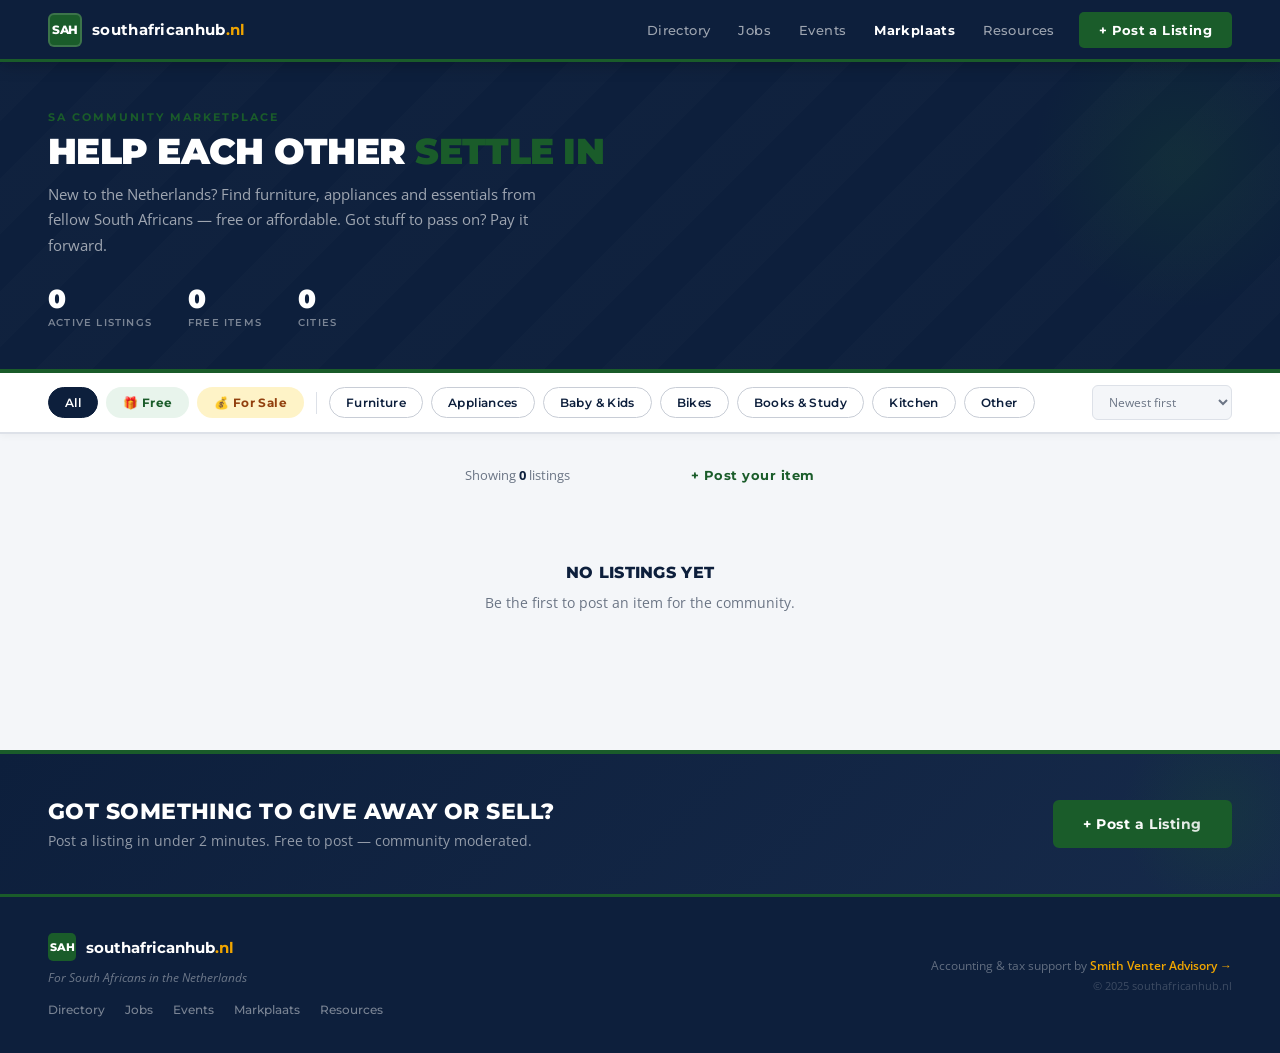
<file: markplaats.html>
<!DOCTYPE html>
<html lang="en">
<head>
<meta charset="UTF-8">
<meta name="viewport" content="width=device-width, initial-scale=1.0">
<title>Markplaats — southafricanhub.nl</title>
<link rel="preconnect" href="https://fonts.googleapis.com">
<link rel="preconnect" href="https://fonts.gstatic.com" crossorigin>
<link href="https://fonts.googleapis.com/css2?family=Montserrat:wght@400;500;600;700;800;900&family=Open+Sans:wght@300;400;500;600&display=swap" rel="stylesheet">
<link rel="stylesheet" href="shared.css">
<style>
  /* ── MARKPLAATS PAGE STYLES ── */
  .page-body { max-width: 1140px; margin: 0 auto; padding: 32px 32px 80px; }

  /* Filter bar overrides */
  .mp-filter-bar {
    background: white;
    border-bottom: 2px solid var(--wire);
    padding: 12px 48px;
    display: flex; gap: 8px; align-items: center;
    flex-wrap: wrap;
    position: sticky; top: 62px; z-index: 100;
    box-shadow: 0 2px 8px rgba(0,0,0,0.04);
  }
  .mp-filter-bar .pill.free-pill { background: var(--free-bg); color: var(--free); border-color: transparent; font-weight: 700; }
  .mp-filter-bar .pill.free-pill.active { background: var(--free); color: white; }
  .mp-filter-bar .pill.sale-pill { background: var(--sale-bg); color: var(--sale); border-color: transparent; font-weight: 700; }
  .mp-filter-bar .pill.sale-pill.active { background: var(--sale); color: white; }
  .sort-select {
    margin-left: auto; border: 1.5px solid var(--wire); border-radius: 6px;
    padding: 7px 12px; font-size: 12px; font-family: 'Open Sans', sans-serif;
    background: var(--bg); color: var(--muted); cursor: pointer;
  }

  /* Results header */
  .results-header { display: flex; align-items: center; justify-content: space-between; margin-bottom: 20px; }
  .results-count { font-size: 13px; color: var(--muted); }
  .results-count strong { color: var(--navy); }

  /* Listings grid */
  .listings-grid { display: grid; grid-template-columns: repeat(3, 1fr); gap: 20px; }

  /* Listing card */
  .listing-card {
    background: white; border: 1.5px solid var(--wire);
    border-radius: 12px; overflow: hidden;
    transition: transform 0.2s, box-shadow 0.2s, border-color 0.2s;
    cursor: pointer;
  }
  .listing-card:hover { transform: translateY(-2px); box-shadow: 0 8px 24px rgba(13,31,60,0.1); border-color: var(--green); }
  .card-img {
    height: 140px; display: flex; align-items: center;
    justify-content: center; font-size: 44px; position: relative;
    overflow: hidden; background: var(--subtle);
  }
  .card-img img {
    position: absolute; inset: 0; width: 100%; height: 100%;
    object-fit: cover; object-position: center;
  }
  .card-img img + span, .card-img img ~ span { z-index: 1; }
  .card-img.warm { background: #fef3c7; }
  .card-img.cool { background: #e0f2fe; }
  .card-img.soft { background: #fce7f3; }
  .card-img.green-bg { background: #dcfce7; }
  .card-img.neutral { background: var(--subtle); }
  .card-badge {
    position: absolute; top: 10px; left: 10px;
    font-size: 10px; font-weight: 700; letter-spacing: 0.07em;
    text-transform: uppercase; padding: 4px 9px; border-radius: 4px;
    font-family: 'Montserrat', sans-serif;
  }
  .badge-free { background: var(--free-bg); color: var(--free); }
  .badge-sale { background: var(--sale-bg); color: var(--sale); }
  .card-cat-badge {
    position: absolute; top: 10px; right: 10px;
    font-size: 10px; color: var(--muted);
    background: rgba(255,255,255,0.9); border-radius: 4px;
    padding: 3px 8px; font-family: 'Montserrat', sans-serif;
    font-weight: 600;
  }
  .card-body { padding: 16px; }
  .card-title { font-size: 15px; font-weight: 700; color: var(--navy); margin-bottom: 6px; line-height: 1.3; font-family: 'Montserrat', sans-serif; }
  .card-desc { font-size: 12px; color: var(--muted); line-height: 1.55; margin-bottom: 14px; display: -webkit-box; -webkit-line-clamp: 2; -webkit-box-orient: vertical; overflow: hidden; }
  .card-footer { display: flex; justify-content: space-between; align-items: center; padding-top: 12px; border-top: 1px solid var(--wire); }
  .card-price { font-size: 16px; font-weight: 800; color: var(--navy); font-family: 'Montserrat', sans-serif; }
  .card-price.free { color: var(--free); }
  .card-meta { display: flex; flex-direction: column; align-items: flex-end; gap: 2px; }
  .card-city { font-size: 11px; color: var(--muted); }
  .card-age { font-size: 10px; color: rgba(107,117,133,0.6); }

  /* Load more */
  .load-more-row { text-align: center; margin-top: 40px; }

  /* Listing detail popup */
  .listing-modal-overlay { display: none; position: fixed; inset: 0; background: rgba(0,0,0,0.65); z-index: 600; align-items: center; justify-content: center; padding: 20px; }
  .listing-modal-overlay.open { display: flex; }
  .listing-modal { background: white; border-radius: 14px; width: 100%; max-width: 640px; overflow: hidden; box-shadow: 0 24px 64px rgba(0,0,0,0.3); animation: popIn .2s ease; }
  @keyframes popIn { from { transform: scale(0.95); opacity: 0; } to { transform: scale(1); opacity: 1; } }
  .lm-photos { position: relative; height: 320px; background: var(--subtle); overflow: hidden; }
  .lm-photos img { position: absolute; inset: 0; width: 100%; height: 100%; object-fit: contain; background: #f0f0f0; opacity: 0; transition: opacity 0.3s; }
  .lm-photos img.active { opacity: 1; }
  .lm-arrow { position: absolute; top: 50%; transform: translateY(-50%); width: 36px; height: 36px; background: white; border: 1.5px solid var(--wire); border-radius: 50%; display: flex; align-items: center; justify-content: center; cursor: pointer; z-index: 5; font-size: 16px; box-shadow: 0 2px 8px rgba(0,0,0,0.12); }
  .lm-arrow.prev { left: 12px; }
  .lm-arrow.next { right: 12px; }
  .lm-arrow:hover { background: var(--navy); color: white; }
  .lm-dots { position: absolute; bottom: 10px; left: 0; right: 0; display: flex; justify-content: center; gap: 5px; }
  .lm-dot { width: 7px; height: 7px; border-radius: 50%; background: rgba(0,0,0,0.25); cursor: pointer; }
  .lm-dot.active { background: var(--navy); }
  .lm-close { position: absolute; top: 10px; right: 10px; background: white; border: 1.5px solid var(--wire); width: 30px; height: 30px; border-radius: 50%; display: flex; align-items: center; justify-content: center; cursor: pointer; font-size: 14px; z-index: 5; }
  .lm-body { padding: 24px 28px; }
  .lm-badges { display: flex; gap: 8px; margin-bottom: 12px; }
  .lm-title { font-family: 'Montserrat', sans-serif; font-size: 20px; font-weight: 800; color: var(--navy); margin-bottom: 8px; }
  .lm-desc { font-size: 13px; color: var(--muted); line-height: 1.7; margin-bottom: 16px; }
  .lm-meta-row { display: flex; gap: 20px; flex-wrap: wrap; margin-bottom: 20px; padding: 14px; background: var(--subtle); border-radius: 8px; }
  .lm-meta-item { font-size: 12px; color: var(--navy); display: flex; align-items: center; gap: 6px; }
  .lm-price { font-family: 'Montserrat', sans-serif; font-size: 26px; font-weight: 900; color: var(--navy); margin-bottom: 16px; }
  .lm-price.free { color: var(--green); }
  .card-img-carousel { position: relative; height: 140px; overflow: hidden; background: var(--subtle); }
  .card-img-carousel img { position: absolute; inset: 0; width: 100%; height: 100%; object-fit: cover; opacity: 0; transition: opacity 0.3s; }
  .card-img-carousel img.active { opacity: 1; }
  .card-img-dots { position: absolute; bottom: 6px; left: 0; right: 0; display: flex; justify-content: center; gap: 4px; z-index: 2; }
  .card-img-dot { width: 5px; height: 5px; border-radius: 50%; background: rgba(255,255,255,0.5); cursor: pointer; transition: background .15s; }
  .card-img-dot.active { background: white; }
  .wa-btn {
    display: inline-flex; align-items: center; gap: 7px;
    background: #25D366; color: white;
    border: none; border-radius: 6px;
    padding: 9px 16px; font-size: 12px; font-weight: 700;
    font-family: 'Montserrat', sans-serif;
    cursor: pointer; text-decoration: none;
    transition: background .15s; letter-spacing: 0.03em;
    margin-top: 12px; width: 100%;
    justify-content: center;
  }
  .wa-btn:hover { background: #1ebe5d; }
  .wa-btn svg { flex-shrink: 0; }
  .btn-load {
    background: white; border: 1.5px solid var(--wire); color: var(--navy);
    padding: 12px 32px; border-radius: 8px; font-size: 14px; font-weight: 600;
    font-family: 'Montserrat', sans-serif; cursor: pointer; transition: all 0.15s;
  }
  .btn-load:hover { background: var(--navy); color: white; border-color: var(--navy); }

  /* Post CTA */
  .post-cta {
    background: linear-gradient(135deg, var(--navy) 0%, var(--navy-mid) 100%);
    border-top: 4px solid var(--green);
    margin: 0; padding: 44px 48px;
    display: flex; justify-content: space-between; align-items: center;
    gap: 24px; position: relative; overflow: hidden;
  }
  .post-cta::before { content: ''; position: absolute; right: -40px; top: -40px; width: 200px; height: 200px; border-radius: 50%; background: radial-gradient(circle, rgba(26,92,42,0.2) 0%, transparent 70%); pointer-events: none; }
  .post-cta h3 { font-family: 'Montserrat', sans-serif; font-size: 22px; font-weight: 800; color: white; margin-bottom: 6px; text-transform: uppercase; letter-spacing: 0.02em; }
  .post-cta p { color: rgba(255,255,255,0.55); font-size: 14px; }
  .btn-post { background: var(--green); color: white; padding: 13px 28px; border-radius: 6px; font-size: 14px; font-weight: 700; font-family: 'Montserrat', sans-serif; border: 2px solid var(--green); cursor: pointer; white-space: nowrap; flex-shrink: 0; text-decoration: none; display: inline-block; letter-spacing: 0.04em; transition: all 0.15s; }
  .btn-post:hover { background: transparent; color: var(--green); }

@media (max-width: 768px) {
  .mp-filter-bar { padding: 10px 12px !important; overflow-x: auto !important; flex-wrap: nowrap !important; -webkit-overflow-scrolling: touch !important; }
  .sort-select { display: none !important; }
  .page-body { padding: 16px 12px 60px !important; }
  .listings-grid { grid-template-columns: 1fr 1fr !important; gap: 12px !important; }
  .card-title { font-size: 13px !important; }
  .card-desc { font-size: 11px !important; -webkit-line-clamp: 2 !important; }
  .post-cta { flex-direction: column !important; padding: 24px 16px !important; text-align: center !important; }
  .listing-modal-overlay { padding: 10px !important; align-items: flex-end !important; }
  .listing-modal { max-width: 100% !important; border-radius: 14px 14px 0 0 !important; max-height: 90vh !important; overflow-y: auto !important; }
  .lm-photos { height: 200px !important; }
  .lm-body { padding: 16px !important; }
  .lm-title { font-size: 17px !important; }
  .lm-meta-row { gap: 12px !important; padding: 10px !important; }
  .wa-btn { font-size: 13px !important; padding: 11px !important; }
}
@media (max-width: 480px) {
  .listings-grid { grid-template-columns: 1fr !important; }
  .card-img-carousel, .card-img { height: 160px !important; }
}

  /* Empty states: shown only when a page has no cards (pure CSS, so the add-* automation can keep appending cards) */
  .empty-note { display: none; text-align: center; padding: 56px 20px; color: var(--muted, #64748b); font-size: 14px; line-height: 1.6; }
  .empty-note strong { display: block; font-family: 'Montserrat', sans-serif; font-size: 16px; font-weight: 800; color: var(--navy, #0d1f3c); margin-bottom: 6px; text-transform: uppercase; letter-spacing: .02em; }
  body:not(:has(.listing-card)) .listings-empty { display: block; }
</style>
</head>
<body>

<!-- NAV -->
<nav class="site-nav">
  <a href="index.html" class="nav-logo">
    <div class="nav-logo-mark">SAH</div>
    <span class="nav-logo-text">southafricanhub<span>.nl</span></span>
  </a>
  <div class="nav-links">
    <a href="directory.html">Directory</a>
    <a href="jobs.html">Jobs</a>
    <a href="events.html">Events</a>
    <a href="markplaats.html" class="active">Markplaats</a>
    <a href="resources.html">Resources</a>
    <a href="markplaats-post.html" class="nav-cta">+ Post a Listing</a>
  </div>
  <button class="nav-hamburger" id="nav-hamburger" onclick="toggleMobileMenu()" aria-label="Menu">
    <span></span><span></span><span></span>
  </button>

  <div class="mobile-menu" id="mobile-menu" style="display:none">
    <a href="directory.html">Directory</a>
    <a href="jobs.html">Jobs</a>
    <a href="events.html">Events</a>
    <a href="markplaats.html" class="active">Markplaats</a>
    <a href="resources.html">Resources</a>
    <a href="markplaats-post.html" class="nav-cta">+ Post a Listing</a>
  </div>
</nav>

<!-- HERO -->
<div class="page-hero-band">
  <div class="section-eyebrow">SA Community Marketplace</div>
  <h1>Help each other <em>settle in</em></h1>
  <p>New to the Netherlands? Find furniture, appliances and essentials from fellow South Africans — free or affordable. Got stuff to pass on? Pay it forward.</p>
  <div class="hero-stats">
    <div class="hero-stat"><div class="n">0</div><div class="l">Active listings</div></div>
    <div class="hero-stat"><div class="n">0</div><div class="l">Free items</div></div>
    <div class="hero-stat"><div class="n">0</div><div class="l">Cities</div></div>
  </div>
</div>

<!-- FILTER BAR -->
<div class="mp-filter-bar">
  <button class="pill active" data-filter="all">All</button>
  <button class="pill free-pill" data-filter="free">🎁 Free</button>
  <button class="pill sale-pill" data-filter="sale">💰 For Sale</button>
  <div style="width:1px;height:22px;background:var(--wire);margin:0 4px;flex-shrink:0"></div>
  <button class="pill" data-cat="Furniture">Furniture</button>
  <button class="pill" data-cat="Appliances">Appliances</button>
  <button class="pill" data-cat="Baby &amp; Kids">Baby &amp; Kids</button>
  <button class="pill" data-cat="Bikes">Bikes</button>
  <button class="pill" data-cat="Books &amp; Study">Books &amp; Study</button>
  <button class="pill" data-cat="Kitchen">Kitchen</button>
  <button class="pill" data-cat="Other">Other</button>
  <select class="sort-select" id="sort-select">
    <option>Newest first</option>
    <option>Price: low to high</option>
    <option>Price: high to low</option>
  </select>
</div>

<!-- BODY -->
<div class="page-body">
  <div class="results-header">
    <div class="results-count">Showing <strong id="result-count">0</strong> listings</div>
    <a href="markplaats-post.html" class="view-all-link">+ Post your item</a>
  </div>

  <div class="empty-note listings-empty"><strong>No listings yet</strong>Be the first to post an item for the community.</div>
  <div class="listings-grid" id="listings-grid">

  </div>

  

</div>

<!-- POST CTA -->
<div class="post-cta">
  <div>
    <h3>Got something to give away or sell?</h3>
    <p>Post a listing in under 2 minutes. Free to post — community moderated.</p>
  </div>
  <a href="markplaats-post.html" class="btn-post">+ Post a Listing</a>
</div>

<!-- FOOTER -->
<footer class="site-footer">
  <div class="footer-left">
    <div class="footer-logo-row"><div class="footer-logo-mark">SAH</div><span class="footer-logo-name">southafricanhub<span>.nl</span></span></div>
    <div class="footer-tagline">For South Africans in the Netherlands</div>
    <div class="footer-links" style="margin-top:8px">
      <a href="directory.html">Directory</a><a href="jobs.html">Jobs</a><a href="events.html">Events</a>
      <a href="markplaats.html">Markplaats</a><a href="resources.html">Resources</a>
    </div>
  </div>
  <div class="footer-right">
    <div class="footer-powered">Accounting &amp; tax support by <a href="https://smithventer.nl">Smith Venter Advisory →</a></div>
    <div class="footer-copy">© 2025 southafricanhub.nl</div>
  </div>
</footer>

<script>
  var activeType = 'all';
  var activeCat  = 'all';

  function applyFilters() {
    var cards = document.querySelectorAll('.listing-card');
    var count = 0;
    cards.forEach(function(c) {
      var type = c.getAttribute('data-type');
      var cat  = c.getAttribute('data-cat');
      var typeMatch = activeType === 'all' || type === activeType;
      var catMatch  = activeCat  === 'all' || cat  === activeCat;
      c.style.display = (typeMatch && catMatch) ? 'block' : 'none';
      if (typeMatch && catMatch) count++;
    });
    document.getElementById('result-count').textContent = count;
  }

  // Type filters (All / Free / For Sale)
  document.querySelectorAll('[data-filter]').forEach(function(btn) {
    btn.addEventListener('click', function() {
      document.querySelectorAll('[data-filter]').forEach(function(b) { b.classList.remove('active'); });
      this.classList.add('active');
      activeType = this.getAttribute('data-filter');
      applyFilters();
    });
  });

  // Category filters
  document.querySelectorAll('[data-cat]').forEach(function(btn) {
    btn.addEventListener('click', function() {
      document.querySelectorAll('[data-cat]').forEach(function(b) { b.classList.remove('active'); });
      this.classList.add('active');
      activeCat = this.getAttribute('data-cat');
      applyFilters();
    });
  });

  // ── LISTING DETAIL POPUP ──
  var lmPhotos = [];
  var lmIdx = 0;

  function openListingModal(card) {
    // Gather photos
    var carousel = card.querySelector('.card-img-carousel');
    var singleImg = card.querySelector('.card-img img');
    lmPhotos = [];
    if (carousel) {
      carousel.querySelectorAll('img').forEach(function(img) { lmPhotos.push(img.src); });
    } else if (singleImg) {
      lmPhotos.push(singleImg.src);
    }

    // Build photo area
    var photosDiv = document.getElementById('lm-photos');
    // Remove old imgs
    photosDiv.querySelectorAll('img').forEach(function(img) { img.remove(); });
    lmPhotos.forEach(function(src, i) {
      var img = document.createElement('img');
      img.src = src;
      if (i === 0) img.classList.add('active');
      photosDiv.insertBefore(img, photosDiv.querySelector('.lm-arrow.prev'));
    });
    lmIdx = 0;

    // Dots
    var dotsDiv = document.getElementById('lm-dots');
    dotsDiv.innerHTML = '';
    if (lmPhotos.length > 1) {
      lmPhotos.forEach(function(_, i) {
        var dot = document.createElement('div');
        dot.className = 'lm-dot' + (i === 0 ? ' active' : '');
        dot.onclick = function() { lmGoTo(i); };
        dotsDiv.appendChild(dot);
      });
      photosDiv.querySelector('.lm-arrow.prev').style.display = 'flex';
      photosDiv.querySelector('.lm-arrow.next').style.display = 'flex';
    } else {
      photosDiv.querySelector('.lm-arrow.prev').style.display = 'none';
      photosDiv.querySelector('.lm-arrow.next').style.display = 'none';
    }

    // Details
    var title = card.querySelector('.card-title') ? card.querySelector('.card-title').textContent : '';
    var desc  = card.querySelector('.card-desc')  ? card.querySelector('.card-desc').textContent  : '';
    var price = card.querySelector('.card-price') ? card.querySelector('.card-price').textContent : '';
    var city  = card.querySelector('.card-city')  ? card.querySelector('.card-city').textContent  : '';
    var age   = card.querySelector('.card-age')   ? card.querySelector('.card-age').textContent   : '';
    var typeBadge = card.querySelector('.card-badge') ? card.querySelector('.card-badge').textContent : '';
    var catBadge  = card.querySelector('.card-cat-badge') ? card.querySelector('.card-cat-badge').textContent : '';
    var delivery  = card.querySelector('[style*="Collection"]') ? card.querySelector('[style*="Collection"]').textContent.replace('🚗','').trim() : '';
    var waLink = card.querySelector('.wa-btn') ? card.querySelector('.wa-btn').href : '#';

    document.getElementById('lm-title').textContent  = title;
    document.getElementById('lm-desc').textContent   = desc;
    document.getElementById('lm-city').textContent   = city.replace('📍','').trim();
    document.getElementById('lm-age').textContent    = age;
    document.getElementById('lm-delivery').textContent = delivery;
    document.getElementById('lm-delivery-wrap').style.display = delivery ? 'flex' : 'none';
    document.getElementById('lm-cat-badge').textContent = catBadge;
    document.getElementById('lm-wa-btn').href = waLink;

    var priceEl = document.getElementById('lm-price');
    priceEl.textContent = price;
    priceEl.className = 'lm-price' + (price.toLowerCase() === 'free' ? ' free' : '');

    var typeBadgeEl = document.getElementById('lm-type-badge');
    var isFree = typeBadge.toLowerCase() === 'free';
    typeBadgeEl.textContent = typeBadge;
    typeBadgeEl.style.cssText = 'font-size:11px;font-family:Montserrat,sans-serif;font-weight:700;padding:3px 9px;border-radius:3px;text-transform:uppercase;letter-spacing:0.06em;' + (isFree ? 'background:#e8f4ec;color:#1a5c2a' : 'background:#fef3c7;color:#92400e');

    document.getElementById('listing-modal').classList.add('open');
    document.getElementById('listing-modal').setAttribute('data-current-id', card.getAttribute('data-id') || '');
    document.body.style.overflow = 'hidden';
  }

  function closeListingModal() {
    document.getElementById('listing-modal').classList.remove('open');
    document.body.style.overflow = '';
  }

  function lmGoTo(idx) {
    lmIdx = idx;
    var photosDiv = document.getElementById('lm-photos');
    photosDiv.querySelectorAll('img').forEach(function(img, i) { img.classList.toggle('active', i === idx); });
    document.getElementById('lm-dots').querySelectorAll('.lm-dot').forEach(function(d, i) { d.classList.toggle('active', i === idx); });
  }

  function lmSlide(dir) {
    lmGoTo((lmIdx + dir + lmPhotos.length) % lmPhotos.length);
  }

  // Click on card to open (not on WA button)
  document.querySelectorAll('.listing-card').forEach(function(card) {
    card.addEventListener('click', function(e) {
      if (e.target.closest('.wa-btn')) return;
      openListingModal(card);
    });
  });

  document.getElementById('listing-modal').addEventListener('click', function(e) { if (e.target === this) closeListingModal(); });
  document.addEventListener('keydown', function(e) { if (e.key === 'Escape') closeListingModal(); });

  // ── LISTING PHOTO CAROUSEL ──
  function carouselDot(carouselId, dotsId, idx) {
    var imgs = document.getElementById(carouselId).querySelectorAll('img');
    var dots = document.getElementById(dotsId).querySelectorAll('.card-img-dot');
    imgs.forEach(function(img, i) { img.classList.toggle('active', i === idx); });
    dots.forEach(function(dot, i) { dot.classList.toggle('active', i === idx); });
  }

  // Auto-cycle listing carousels
  document.querySelectorAll('.card-img-carousel').forEach(function(carousel) {
    var imgs = carousel.querySelectorAll('img');
    if (imgs.length <= 1) return;
    var idx = 0;
    var dotsId = carousel.querySelector('.card-img-dots') ? carousel.querySelector('.card-img-dots').id : null;
    setInterval(function() {
      idx = (idx + 1) % imgs.length;
      imgs.forEach(function(img, i) { img.classList.toggle('active', i === idx); });
      if (dotsId) {
        document.getElementById(dotsId).querySelectorAll('.card-img-dot').forEach(function(d, i) { d.classList.toggle('active', i === idx); });
      }
    }, 3000);
  });

  function shareItem() {
    var title   = document.getElementById('lm-title').textContent;
    var itemId  = document.getElementById('listing-modal').getAttribute('data-current-id') || '';
    var base    = window.location.origin + window.location.pathname;
    var url     = itemId ? base + '#' + itemId : base;
    var btn     = document.getElementById('lm-share-btn');
    if (navigator.share) {
      navigator.share({ title: title + ' — southafricanhub.nl', url: url }).catch(function(){});
    } else {
      navigator.clipboard.writeText(url).then(function() {
        var orig = btn.innerHTML;
        btn.innerHTML = '<svg width="14" height="14" viewBox="0 0 24 24" fill="none" stroke="currentColor" stroke-width="2.5" stroke-linecap="round" stroke-linejoin="round"><polyline points="20 6 9 17 4 12"/></svg> Link copied!';
        setTimeout(function() { btn.innerHTML = orig; }, 2000);
      }).catch(function() { window.prompt('Copy this link:', url); });
    }
  }
  function openListingFromHash() {
    var hash = window.location.hash.replace('#', '');
    if (!hash) return;
    var card = document.querySelector('.listing-card[data-id="' + hash + '"]');
    if (card) openListingModal(card);
  }

</script>

<!-- LISTING DETAIL POPUP -->
<div class="listing-modal-overlay" id="listing-modal">
  <div class="listing-modal">
    <div class="lm-photos" id="lm-photos">
      <button class="lm-close" onclick="closeListingModal()">✕</button>
      <div class="lm-arrow prev" onclick="lmSlide(-1)">‹</div>
      <div class="lm-arrow next" onclick="lmSlide(1)">›</div>
      <div class="lm-dots" id="lm-dots"></div>
    </div>
    <div class="lm-body">
      <div class="lm-badges">
        <span id="lm-type-badge"></span>
        <span id="lm-cat-badge" style="font-size:11px;color:var(--muted);font-family:'Montserrat',sans-serif;font-weight:600;padding:3px 8px;background:var(--subtle);border-radius:3px"></span>
        <span id="lm-cond-badge" style="font-size:11px;color:var(--muted);font-family:'Montserrat',sans-serif;font-weight:600;padding:3px 8px;background:var(--subtle);border-radius:3px"></span>
      </div>
      <div class="lm-title" id="lm-title"></div>
      <div class="lm-desc" id="lm-desc"></div>
      <div class="lm-meta-row">
        <div class="lm-meta-item">📍 <span id="lm-city"></span></div>
        <div class="lm-meta-item" id="lm-delivery-wrap">🚗 <span id="lm-delivery"></span></div>
        <div class="lm-meta-item">🕐 <span id="lm-age"></span></div>
      </div>
      <div class="lm-price" id="lm-price"></div>
      <a id="lm-wa-btn" class="wa-btn" href="#" target="_blank" style="display:flex;width:100%;justify-content:center">
        <svg width="16" height="16" viewBox="0 0 24 24" fill="white"><path d="M17.472 14.382c-.297-.149-1.758-.867-2.03-.967-.273-.099-.471-.148-.67.15-.197.297-.767.966-.94 1.164-.173.199-.347.223-.644.075-.297-.15-1.255-.463-2.39-1.475-.883-.788-1.48-1.761-1.653-2.059-.173-.297-.018-.458.13-.606.134-.133.298-.347.446-.52.149-.174.198-.298.298-.497.099-.198.05-.371-.025-.52-.075-.149-.669-1.612-.916-2.207-.242-.579-.487-.5-.669-.51-.173-.008-.371-.01-.57-.01-.198 0-.52.074-.792.372-.272.297-1.04 1.016-1.04 2.479 0 1.462 1.065 2.875 1.213 3.074.149.198 2.096 3.2 5.077 4.487.709.306 1.262.489 1.694.625.712.227 1.36.195 1.871.118.571-.085 1.758-.719 2.006-1.413.248-.694.248-1.289.173-1.413-.074-.124-.272-.198-.57-.347m-5.421 7.403h-.004a9.87 9.87 0 01-5.031-1.378l-.361-.214-3.741.982.998-3.648-.235-.374a9.86 9.86 0 01-1.51-5.26c.001-5.45 4.436-9.884 9.888-9.884 2.64 0 5.122 1.03 6.988 2.898a9.825 9.825 0 012.893 6.994c-.003 5.45-4.437 9.884-9.885 9.884m8.413-18.297A11.815 11.815 0 0012.05 0C5.495 0 .16 5.335.157 11.892c0 2.096.547 4.142 1.588 5.945L.057 24l6.305-1.654a11.882 11.882 0 005.683 1.448h.005c6.554 0 11.89-5.335 11.893-11.893a11.821 11.821 0 00-3.48-8.413z"/></svg>
        WhatsApp Seller
      </a>
      <button id="lm-share-btn" onclick="shareItem()" style="width:100%;margin-top:10px;background:white;color:var(--navy);border:1.5px solid var(--wire);border-radius:6px;padding:11px;font-size:13px;font-weight:700;font-family:'Montserrat',sans-serif;cursor:pointer;letter-spacing:0.04em;display:flex;align-items:center;justify-content:center;gap:7px;transition:all .15s" onmouseover="this.style.borderColor='#1a5c2a';this.style.color='#1a5c2a'" onmouseout="this.style.borderColor='var(--wire)';this.style.color='var(--navy)'">
        <svg width="14" height="14" viewBox="0 0 24 24" fill="none" stroke="currentColor" stroke-width="2.5" stroke-linecap="round" stroke-linejoin="round"><circle cx="18" cy="5" r="3"/><circle cx="6" cy="12" r="3"/><circle cx="18" cy="19" r="3"/><line x1="8.59" y1="13.51" x2="15.42" y2="17.49"/><line x1="15.41" y1="6.51" x2="8.59" y2="10.49"/></svg>
        Share this listing
      </button>
    </div>
  </div>
</div>
<script>openListingFromHash(); applyFilters();</script>
</body>
</html>
</file>
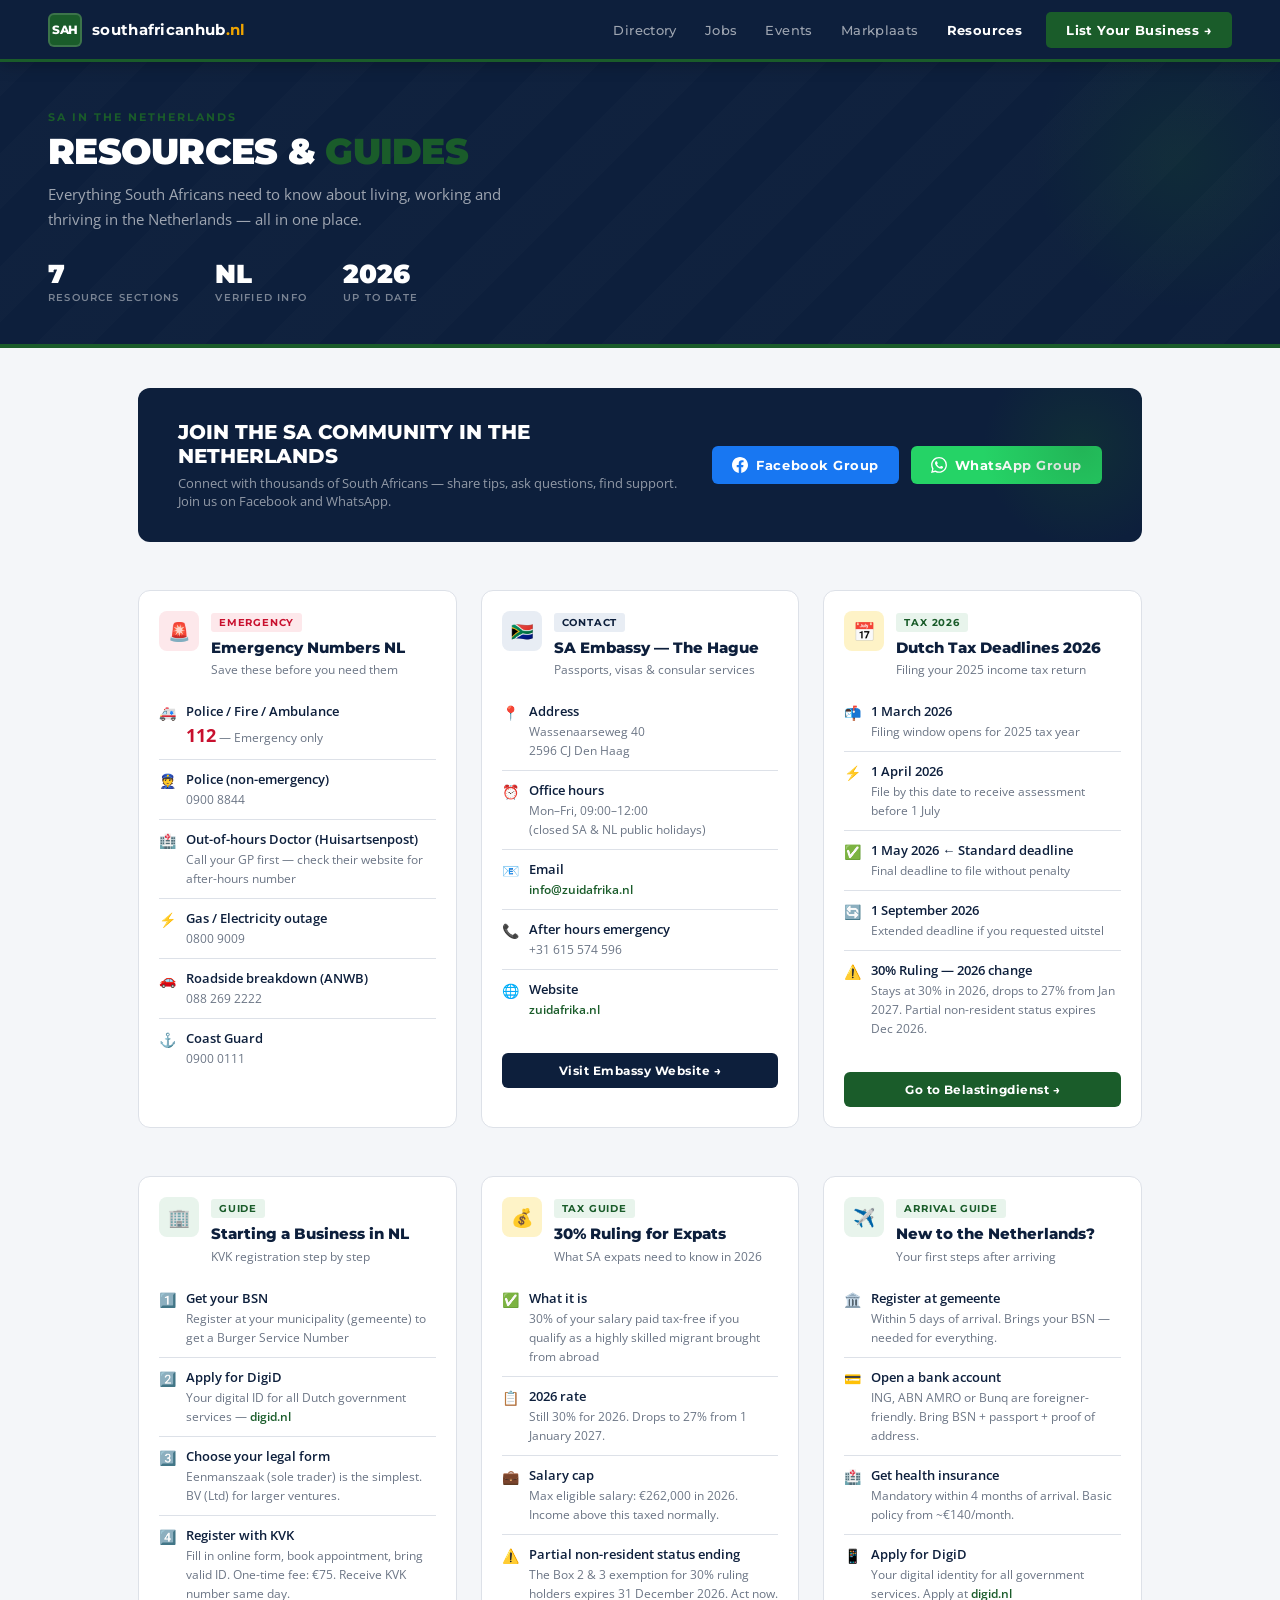
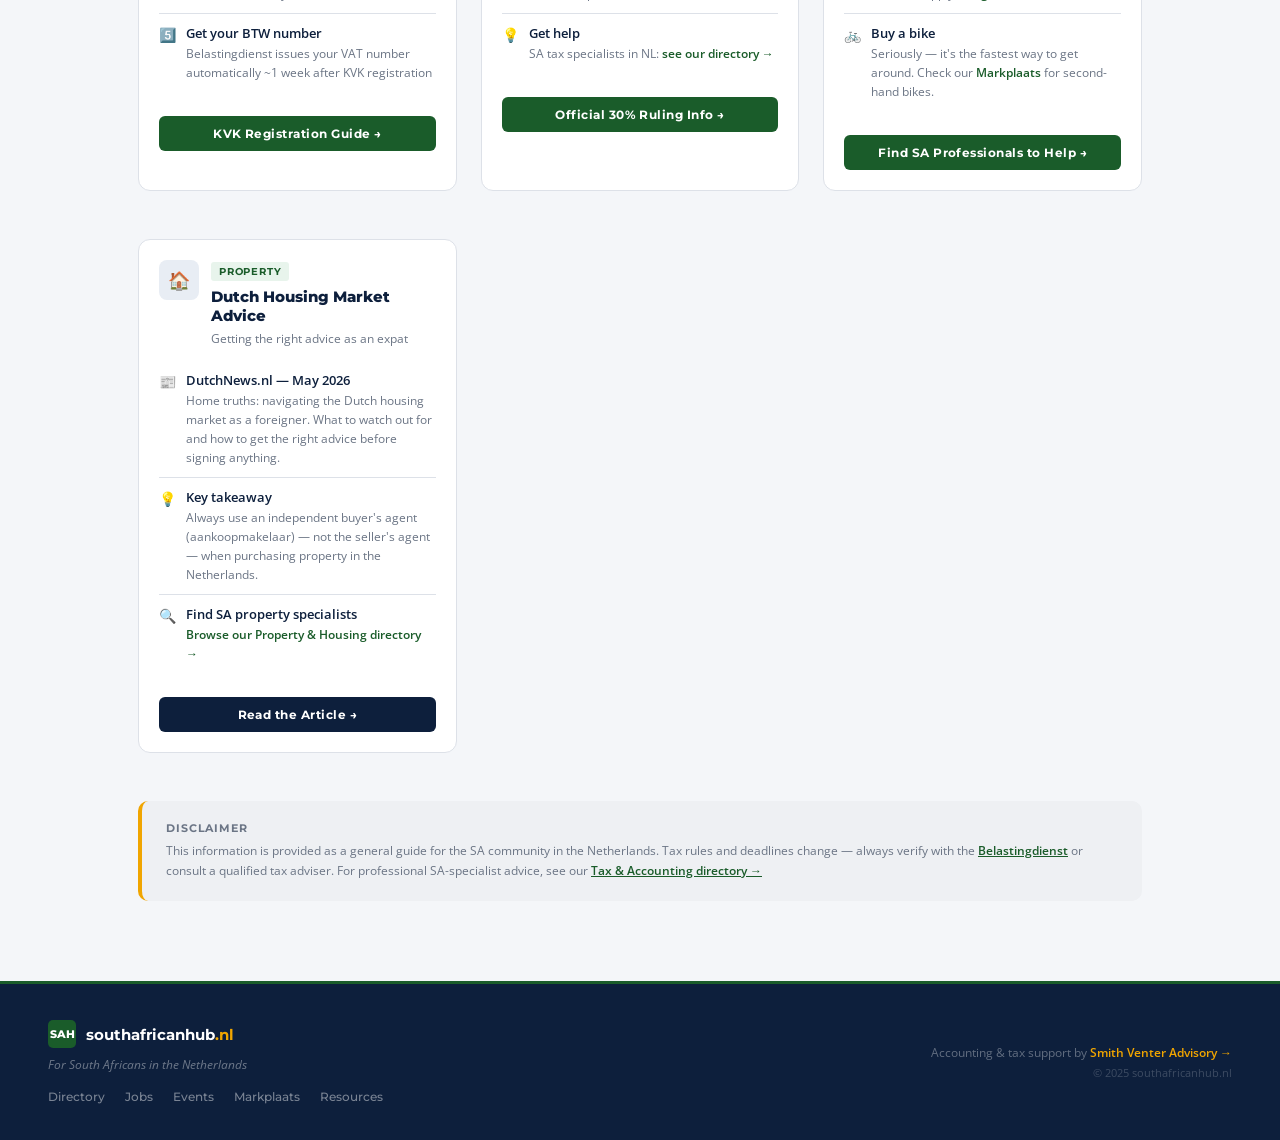
<file: resources.html>
<!DOCTYPE html>
<html lang="en">
<head>
<meta charset="UTF-8">
<meta name="viewport" content="width=device-width, initial-scale=1.0">
<title>Resources & Guides — southafricanhub.nl</title>
<link rel="preconnect" href="https://fonts.googleapis.com">
<link rel="preconnect" href="https://fonts.gstatic.com" crossorigin>
<link href="https://fonts.googleapis.com/css2?family=Montserrat:wght@400;500;600;700;800;900&family=Open+Sans:wght@300;400;500;600&display=swap" rel="stylesheet">
<link rel="stylesheet" href="shared.css">
<style>
  .page-body { max-width: 1100px; margin: 0 auto; padding: 40px 48px 80px; }
  .resources-grid { display: grid; grid-template-columns: repeat(3, 1fr); gap: 24px; margin-bottom: 48px; }

  /* Resource card */
  .res-card {
    background: white; border: 1.5px solid var(--wire);
    border-radius: 12px; overflow: hidden;
    transition: transform 0.2s, box-shadow 0.2s, border-color 0.2s;
  }
  .res-card:hover { transform: translateY(-2px); box-shadow: 0 8px 24px rgba(13,31,60,0.1); border-color: var(--green); }
  .res-card-top {
    padding: 20px 20px 0;
    display: flex; align-items: flex-start; gap: 12px;
  }
  .res-icon {
    width: 40px; height: 40px; border-radius: 8px; flex-shrink: 0;
    display: flex; align-items: center; justify-content: center; font-size: 18px;
  }
  .res-icon.green { background: #e8f4ec; }
  .res-icon.navy  { background: #e8edf4; }
  .res-icon.gold  { background: #fef3c7; }
  .res-icon.red   { background: #fde8eb; }
  .res-tag {
    display: inline-block; font-size: 10px; font-weight: 700;
    text-transform: uppercase; letter-spacing: 0.08em;
    padding: 3px 8px; border-radius: 3px;
    font-family: 'Montserrat', sans-serif; margin-bottom: 6px;
  }
  .tag-guide { background: #e8f4ec; color: var(--green); }
  .tag-contact { background: #e8edf4; color: var(--navy); }
  .tag-emergency { background: #fde8eb; color: #c8102e; }
  .tag-community { background: #fef3c7; color: #92400e; }
  .tag-legal { background: #ede9fe; color: #6d28d9; }
  .res-title {
    font-family: 'Montserrat', sans-serif; font-size: 15px;
    font-weight: 800; color: var(--navy); margin-bottom: 4px; line-height: 1.3;
  }
  .res-sub { font-size: 12px; color: var(--muted); margin-bottom: 0; }
  .res-body { padding: 14px 20px 20px; }
  .res-item {
    display: flex; align-items: flex-start; gap: 10px;
    padding: 10px 0; border-bottom: 1px solid var(--wire);
    font-size: 13px;
  }
  .res-item:last-child { border-bottom: none; padding-bottom: 0; }
  .res-item-icon { font-size: 14px; flex-shrink: 0; margin-top: 1px; }
  .res-item-text { flex: 1; }
  .res-item-label { font-weight: 600; color: var(--navy); display: block; margin-bottom: 2px; }
  .res-item-val { color: var(--muted); font-size: 12px; line-height: 1.5; }
  .res-item-val a { color: var(--green); text-decoration: none; font-weight: 600; }
  .res-item-val a:hover { text-decoration: underline; }
  .res-cta {
    display: block; margin: 14px 20px 20px;
    background: var(--green); color: white; text-align: center;
    padding: 10px; border-radius: 6px; font-family: 'Montserrat', sans-serif;
    font-size: 12px; font-weight: 700; text-decoration: none;
    letter-spacing: 0.04em; transition: background 0.15s;
  }
  .res-cta:hover { background: #22743a; }
  .res-cta.navy-btn { background: var(--navy); }
  .res-cta.navy-btn:hover { background: var(--navy-mid); }
  .res-cta.red-btn { background: #c8102e; }
  .res-cta.red-btn:hover { background: #a50d26; }

  /* Section header */
  .section-header-row { display: flex; align-items: flex-end; justify-content: space-between; margin-bottom: 24px; }

  /* Community banner */
  .community-banner {
    background: var(--navy); border-radius: 12px;
    padding: 32px 40px; display: flex;
    justify-content: space-between; align-items: center;
    gap: 24px; margin-bottom: 48px; position: relative; overflow: hidden;
  }
  .community-banner::before { content: ''; position: absolute; right: -40px; top: -40px; width: 200px; height: 200px; border-radius: 50%; background: radial-gradient(circle, rgba(26,92,42,0.25) 0%, transparent 70%); pointer-events: none; }
  .community-banner h3 { font-family: 'Montserrat', sans-serif; font-size: 20px; font-weight: 800; color: white; margin-bottom: 6px; text-transform: uppercase; }
  .community-banner p { color: rgba(255,255,255,0.55); font-size: 13px; max-width: 500px; }
  .community-btns { display: flex; gap: 12px; flex-shrink: 0; }
  .cb-btn {
    display: inline-flex; align-items: center; gap: 8px;
    padding: 11px 20px; border-radius: 6px; font-size: 13px;
    font-weight: 700; font-family: 'Montserrat', sans-serif;
    text-decoration: none; letter-spacing: 0.04em; transition: all 0.15s;
    white-space: nowrap;
  }
  .cb-btn-fb { background: #1877f2; color: white; }
  .cb-btn-fb:hover { background: #0d6ee0; }
  .cb-btn-wa { background: #25D366; color: white; }
  .cb-btn-wa:hover { background: #1ebe5d; }

@media (max-width: 768px) {
  .page-body { padding: 20px 16px 60px !important; }
  .resources-grid { grid-template-columns: 1fr !important; gap: 16px !important; }
  .community-banner { flex-direction: column !important; padding: 24px 16px !important; gap: 16px !important; text-align: left !important; }
  .community-btns { flex-direction: column !important; width: 100% !important; gap: 10px !important; }
  .cb-btn { justify-content: center !important; padding: 12px 16px !important; }
  .res-card-top { padding: 16px 16px 0 !important; }
  .res-body { padding: 10px 16px 16px !important; }
  .res-item { padding: 8px 0 !important; }
  .res-title { font-size: 14px !important; }
}
</style>
</head>
<body>

<nav class="site-nav">
  <a href="index.html" class="nav-logo">
    <div class="nav-logo-mark">SAH</div>
    <span class="nav-logo-text">southafricanhub<span>.nl</span></span>
  </a>
  <div class="nav-links">
    <a href="directory.html">Directory</a>
    <a href="jobs.html">Jobs</a>
    <a href="events.html">Events</a>
    <a href="markplaats.html">Markplaats</a>
    <a href="resources.html" class="active">Resources</a>
    <a href="directory.html#list-business" class="nav-cta">List Your Business →</a>
  </div>
  <button class="nav-hamburger" id="nav-hamburger" onclick="toggleMobileMenu()" aria-label="Menu">
    <span></span><span></span><span></span>
  </button>

  <div class="mobile-menu" id="mobile-menu" style="display:none">
    <a href="directory.html">Directory</a>
    <a href="jobs.html">Jobs</a>
    <a href="events.html">Events</a>
    <a href="markplaats.html">Markplaats</a>
    <a href="resources.html" class="active">Resources</a>
    <a href="directory.html#list-business" class="nav-cta">List Your Business →</a>
  </div>
</nav>

<div class="page-hero-band">
  <div class="section-eyebrow">SA in the Netherlands</div>
  <h1>Resources &amp; <em>Guides</em></h1>
  <p>Everything South Africans need to know about living, working and thriving in the Netherlands — all in one place.</p>
  <div class="hero-stats">
    <div class="hero-stat"><div class="n">7</div><div class="l">Resource sections</div></div>
    <div class="hero-stat"><div class="n">NL</div><div class="l">Verified info</div></div>
    <div class="hero-stat"><div class="n">2026</div><div class="l">Up to date</div></div>
  </div>
</div>

<div class="page-body">

  <!-- COMMUNITY -->
  <div class="community-banner">
    <div>
      <h3>Join the SA Community in the Netherlands</h3>
      <p>Connect with thousands of South Africans — share tips, ask questions, find support. Join us on Facebook and WhatsApp.</p>
    </div>
    <div class="community-btns">
      <a href="https://www.facebook.com/groups/826871183812024" target="_blank" class="cb-btn cb-btn-fb">
        <svg width="16" height="16" viewBox="0 0 24 24" fill="white"><path d="M24 12.073c0-6.627-5.373-12-12-12s-12 5.373-12 12c0 5.99 4.388 10.954 10.125 11.854v-8.385H7.078v-3.47h3.047V9.43c0-3.007 1.792-4.669 4.533-4.669 1.312 0 2.686.235 2.686.235v2.953H15.83c-1.491 0-1.956.925-1.956 1.874v2.25h3.328l-.532 3.47h-2.796v8.385C19.612 23.027 24 18.062 24 12.073z"/></svg>
        Facebook Group
      </a>
      <a href="https://chat.whatsapp.com/GHbd0l9zKSkHQE9lpk4m9P" target="_blank" class="cb-btn cb-btn-wa">
        <svg width="16" height="16" viewBox="0 0 24 24" fill="white"><path d="M17.472 14.382c-.297-.149-1.758-.867-2.03-.967-.273-.099-.471-.148-.67.15-.197.297-.767.966-.94 1.164-.173.199-.347.223-.644.075-.297-.15-1.255-.463-2.39-1.475-.883-.788-1.48-1.761-1.653-2.059-.173-.297-.018-.458.13-.606.134-.133.298-.347.446-.52.149-.174.198-.298.298-.497.099-.198.05-.371-.025-.52-.075-.149-.669-1.612-.916-2.207-.242-.579-.487-.5-.669-.51-.173-.008-.371-.01-.57-.01-.198 0-.52.074-.792.372-.272.297-1.04 1.016-1.04 2.479 0 1.462 1.065 2.875 1.213 3.074.149.198 2.096 3.2 5.077 4.487.709.306 1.262.489 1.694.625.712.227 1.36.195 1.871.118.571-.085 1.758-.719 2.006-1.413.248-.694.248-1.289.173-1.413-.074-.124-.272-.198-.57-.347m-5.421 7.403h-.004a9.87 9.87 0 01-5.031-1.378l-.361-.214-3.741.982.998-3.648-.235-.374a9.86 9.86 0 01-1.51-5.26c.001-5.45 4.436-9.884 9.888-9.884 2.64 0 5.122 1.03 6.988 2.898a9.825 9.825 0 012.893 6.994c-.003 5.45-4.437 9.884-9.885 9.884m8.413-18.297A11.815 11.815 0 0012.05 0C5.495 0 .16 5.335.157 11.892c0 2.096.547 4.142 1.588 5.945L.057 24l6.305-1.654a11.882 11.882 0 005.683 1.448h.005c6.554 0 11.89-5.335 11.893-11.893a11.821 11.821 0 00-3.48-8.413z"/></svg>
        WhatsApp Group
      </a>
    </div>
  </div>

  <!-- ROW 1 -->
  <div class="resources-grid">

    <!-- EMERGENCY NUMBERS -->
    <div class="res-card">
      <div class="res-card-top">
        <div class="res-icon red">🚨</div>
        <div>
          <span class="res-tag tag-emergency">Emergency</span>
          <div class="res-title">Emergency Numbers NL</div>
          <div class="res-sub">Save these before you need them</div>
        </div>
      </div>
      <div class="res-body">
        <div class="res-item">
          <span class="res-item-icon">🚑</span>
          <div class="res-item-text">
            <span class="res-item-label">Police / Fire / Ambulance</span>
            <span class="res-item-val"><strong style="font-size:18px;color:#c8102e">112</strong> — Emergency only</span>
          </div>
        </div>
        <div class="res-item">
          <span class="res-item-icon">👮</span>
          <div class="res-item-text">
            <span class="res-item-label">Police (non-emergency)</span>
            <span class="res-item-val">0900 8844</span>
          </div>
        </div>
        <div class="res-item">
          <span class="res-item-icon">🏥</span>
          <div class="res-item-text">
            <span class="res-item-label">Out-of-hours Doctor (Huisartsenpost)</span>
            <span class="res-item-val">Call your GP first — check their website for after-hours number</span>
          </div>
        </div>
        <div class="res-item">
          <span class="res-item-icon">⚡</span>
          <div class="res-item-text">
            <span class="res-item-label">Gas / Electricity outage</span>
            <span class="res-item-val">0800 9009</span>
          </div>
        </div>
        <div class="res-item">
          <span class="res-item-icon">🚗</span>
          <div class="res-item-text">
            <span class="res-item-label">Roadside breakdown (ANWB)</span>
            <span class="res-item-val">088 269 2222</span>
          </div>
        </div>
        <div class="res-item">
          <span class="res-item-icon">⚓</span>
          <div class="res-item-text">
            <span class="res-item-label">Coast Guard</span>
            <span class="res-item-val">0900 0111</span>
          </div>
        </div>
      </div>
    </div>

    <!-- SA EMBASSY -->
    <div class="res-card">
      <div class="res-card-top">
        <div class="res-icon navy">🇿🇦</div>
        <div>
          <span class="res-tag tag-contact">Contact</span>
          <div class="res-title">SA Embassy — The Hague</div>
          <div class="res-sub">Passports, visas & consular services</div>
        </div>
      </div>
      <div class="res-body">
        <div class="res-item">
          <span class="res-item-icon">📍</span>
          <div class="res-item-text">
            <span class="res-item-label">Address</span>
            <span class="res-item-val">Wassenaarseweg 40<br>2596 CJ Den Haag</span>
          </div>
        </div>
        <div class="res-item">
          <span class="res-item-icon">⏰</span>
          <div class="res-item-text">
            <span class="res-item-label">Office hours</span>
            <span class="res-item-val">Mon–Fri, 09:00–12:00<br>(closed SA & NL public holidays)</span>
          </div>
        </div>
        <div class="res-item">
          <span class="res-item-icon">📧</span>
          <div class="res-item-text">
            <span class="res-item-label">Email</span>
            <span class="res-item-val"><a href="mailto:info@zuidafrika.nl">info@zuidafrika.nl</a></span>
          </div>
        </div>
        <div class="res-item">
          <span class="res-item-icon">📞</span>
          <div class="res-item-text">
            <span class="res-item-label">After hours emergency</span>
            <span class="res-item-val">+31 615 574 596</span>
          </div>
        </div>
        <div class="res-item">
          <span class="res-item-icon">🌐</span>
          <div class="res-item-text">
            <span class="res-item-label">Website</span>
            <span class="res-item-val"><a href="https://zuidafrika.nl" target="_blank">zuidafrika.nl</a></span>
          </div>
        </div>
      </div>
      <a href="https://zuidafrika.nl/contact/" target="_blank" class="res-cta navy-btn">Visit Embassy Website →</a>
    </div>

    <!-- TAX DEADLINES -->
    <div class="res-card">
      <div class="res-card-top">
        <div class="res-icon gold">📅</div>
        <div>
          <span class="res-tag tag-guide">Tax 2026</span>
          <div class="res-title">Dutch Tax Deadlines 2026</div>
          <div class="res-sub">Filing your 2025 income tax return</div>
        </div>
      </div>
      <div class="res-body">
        <div class="res-item">
          <span class="res-item-icon">📬</span>
          <div class="res-item-text">
            <span class="res-item-label">1 March 2026</span>
            <span class="res-item-val">Filing window opens for 2025 tax year</span>
          </div>
        </div>
        <div class="res-item">
          <span class="res-item-icon">⚡</span>
          <div class="res-item-text">
            <span class="res-item-label">1 April 2026</span>
            <span class="res-item-val">File by this date to receive assessment before 1 July</span>
          </div>
        </div>
        <div class="res-item">
          <span class="res-item-icon">✅</span>
          <div class="res-item-text">
            <span class="res-item-label">1 May 2026 ← Standard deadline</span>
            <span class="res-item-val">Final deadline to file without penalty</span>
          </div>
        </div>
        <div class="res-item">
          <span class="res-item-icon">🔄</span>
          <div class="res-item-text">
            <span class="res-item-label">1 September 2026</span>
            <span class="res-item-val">Extended deadline if you requested uitstel</span>
          </div>
        </div>
        <div class="res-item">
          <span class="res-item-icon">⚠️</span>
          <div class="res-item-text">
            <span class="res-item-label">30% Ruling — 2026 change</span>
            <span class="res-item-val">Stays at 30% in 2026, drops to 27% from Jan 2027. Partial non-resident status expires Dec 2026.</span>
          </div>
        </div>
      </div>
      <a href="https://www.belastingdienst.nl" target="_blank" class="res-cta">Go to Belastingdienst →</a>
    </div>

  </div>

  <!-- ROW 2 -->
  <div class="resources-grid">

    <!-- START A BUSINESS -->
    <div class="res-card">
      <div class="res-card-top">
        <div class="res-icon green">🏢</div>
        <div>
          <span class="res-tag tag-guide">Guide</span>
          <div class="res-title">Starting a Business in NL</div>
          <div class="res-sub">KVK registration step by step</div>
        </div>
      </div>
      <div class="res-body">
        <div class="res-item">
          <span class="res-item-icon">1️⃣</span>
          <div class="res-item-text">
            <span class="res-item-label">Get your BSN</span>
            <span class="res-item-val">Register at your municipality (gemeente) to get a Burger Service Number</span>
          </div>
        </div>
        <div class="res-item">
          <span class="res-item-icon">2️⃣</span>
          <div class="res-item-text">
            <span class="res-item-label">Apply for DigiD</span>
            <span class="res-item-val">Your digital ID for all Dutch government services — <a href="https://www.digid.nl" target="_blank">digid.nl</a></span>
          </div>
        </div>
        <div class="res-item">
          <span class="res-item-icon">3️⃣</span>
          <div class="res-item-text">
            <span class="res-item-label">Choose your legal form</span>
            <span class="res-item-val">Eenmanszaak (sole trader) is the simplest. BV (Ltd) for larger ventures.</span>
          </div>
        </div>
        <div class="res-item">
          <span class="res-item-icon">4️⃣</span>
          <div class="res-item-text">
            <span class="res-item-label">Register with KVK</span>
            <span class="res-item-val">Fill in online form, book appointment, bring valid ID. One-time fee: €75. Receive KVK number same day.</span>
          </div>
        </div>
        <div class="res-item">
          <span class="res-item-icon">5️⃣</span>
          <div class="res-item-text">
            <span class="res-item-label">Get your BTW number</span>
            <span class="res-item-val">Belastingdienst issues your VAT number automatically ~1 week after KVK registration</span>
          </div>
        </div>
      </div>
      <a href="https://www.kvk.nl/en/starting/" target="_blank" class="res-cta">KVK Registration Guide →</a>
    </div>

    <!-- 30% RULING -->
    <div class="res-card">
      <div class="res-card-top">
        <div class="res-icon gold">💰</div>
        <div>
          <span class="res-tag tag-guide">Tax Guide</span>
          <div class="res-title">30% Ruling for Expats</div>
          <div class="res-sub">What SA expats need to know in 2026</div>
        </div>
      </div>
      <div class="res-body">
        <div class="res-item">
          <span class="res-item-icon">✅</span>
          <div class="res-item-text">
            <span class="res-item-label">What it is</span>
            <span class="res-item-val">30% of your salary paid tax-free if you qualify as a highly skilled migrant brought from abroad</span>
          </div>
        </div>
        <div class="res-item">
          <span class="res-item-icon">📋</span>
          <div class="res-item-text">
            <span class="res-item-label">2026 rate</span>
            <span class="res-item-val">Still 30% for 2026. Drops to 27% from 1 January 2027.</span>
          </div>
        </div>
        <div class="res-item">
          <span class="res-item-icon">💼</span>
          <div class="res-item-text">
            <span class="res-item-label">Salary cap</span>
            <span class="res-item-val">Max eligible salary: €262,000 in 2026. Income above this taxed normally.</span>
          </div>
        </div>
        <div class="res-item">
          <span class="res-item-icon">⚠️</span>
          <div class="res-item-text">
            <span class="res-item-label">Partial non-resident status ending</span>
            <span class="res-item-val">The Box 2 & 3 exemption for 30% ruling holders expires 31 December 2026. Act now.</span>
          </div>
        </div>
        <div class="res-item">
          <span class="res-item-icon">💡</span>
          <div class="res-item-text">
            <span class="res-item-label">Get help</span>
            <span class="res-item-val">SA tax specialists in NL: <a href="directory.html?cat=Tax+%26+Accounting">see our directory →</a></span>
          </div>
        </div>
      </div>
      <a href="https://www.belastingdienst.nl/wps/wcm/connect/bldcontentnl/belastingdienst/zakelijk/internationaal/werken_in_het_buitenland/buitenlandse_werknemers_naar_nederland/30_procent_regeling/30_procent_regeling" target="_blank" class="res-cta">Official 30% Ruling Info →</a>
    </div>

    <!-- ARRIVING IN NL -->
    <div class="res-card">
      <div class="res-card-top">
        <div class="res-icon green">✈️</div>
        <div>
          <span class="res-tag tag-guide">Arrival Guide</span>
          <div class="res-title">New to the Netherlands?</div>
          <div class="res-sub">Your first steps after arriving</div>
        </div>
      </div>
      <div class="res-body">
        <div class="res-item">
          <span class="res-item-icon">🏛️</span>
          <div class="res-item-text">
            <span class="res-item-label">Register at gemeente</span>
            <span class="res-item-val">Within 5 days of arrival. Brings your BSN — needed for everything.</span>
          </div>
        </div>
        <div class="res-item">
          <span class="res-item-icon">💳</span>
          <div class="res-item-text">
            <span class="res-item-label">Open a bank account</span>
            <span class="res-item-val">ING, ABN AMRO or Bunq are foreigner-friendly. Bring BSN + passport + proof of address.</span>
          </div>
        </div>
        <div class="res-item">
          <span class="res-item-icon">🏥</span>
          <div class="res-item-text">
            <span class="res-item-label">Get health insurance</span>
            <span class="res-item-val">Mandatory within 4 months of arrival. Basic policy from ~€140/month.</span>
          </div>
        </div>
        <div class="res-item">
          <span class="res-item-icon">📱</span>
          <div class="res-item-text">
            <span class="res-item-label">Apply for DigiD</span>
            <span class="res-item-val">Your digital identity for all government services. Apply at <a href="https://www.digid.nl" target="_blank">digid.nl</a></span>
          </div>
        </div>
        <div class="res-item">
          <span class="res-item-icon">🚲</span>
          <div class="res-item-text">
            <span class="res-item-label">Buy a bike</span>
            <span class="res-item-val">Seriously — it's the fastest way to get around. Check our <a href="markplaats.html">Markplaats</a> for second-hand bikes.</span>
          </div>
        </div>
      </div>
      <a href="directory.html" class="res-cta">Find SA Professionals to Help →</a>
    </div>

  </div>

  <!-- ROW 3 -->
  <div class="resources-grid" style="grid-template-columns: repeat(3,1fr)">

    <!-- DUTCH HOUSING MARKET -->
    <div class="res-card">
      <div class="res-card-top">
        <div class="res-icon navy">🏠</div>
        <div>
          <span class="res-tag tag-guide">Property</span>
          <div class="res-title">Dutch Housing Market Advice</div>
          <div class="res-sub">Getting the right advice as an expat</div>
        </div>
      </div>
      <div class="res-body">
        <div class="res-item">
          <span class="res-item-icon">📰</span>
          <div class="res-item-text">
            <span class="res-item-label">DutchNews.nl — May 2026</span>
            <span class="res-item-val">Home truths: navigating the Dutch housing market as a foreigner. What to watch out for and how to get the right advice before signing anything.</span>
          </div>
        </div>
        <div class="res-item">
          <span class="res-item-icon">💡</span>
          <div class="res-item-text">
            <span class="res-item-label">Key takeaway</span>
            <span class="res-item-val">Always use an independent buyer's agent (aankoopmakelaar) — not the seller's agent — when purchasing property in the Netherlands.</span>
          </div>
        </div>
        <div class="res-item">
          <span class="res-item-icon">🔍</span>
          <div class="res-item-text">
            <span class="res-item-label">Find SA property specialists</span>
            <span class="res-item-val"><a href="directory.html?cat=Property+%26+Housing">Browse our Property & Housing directory →</a></span>
          </div>
        </div>
      </div>
      <a href="https://www.dutchnews.nl/2026/05/home-truths-getting-the-right-dutch-housing-market-advice/" target="_blank" class="res-cta navy-btn">Read the Article →</a>
    </div>

  </div>

  <!-- DISCLAIMER -->
  <div style="background:var(--subtle);border-radius:10px;padding:20px 24px;border-left:4px solid var(--gold)">
    <div style="font-family:'Montserrat',sans-serif;font-size:11px;font-weight:700;text-transform:uppercase;letter-spacing:0.08em;color:var(--muted);margin-bottom:6px">Disclaimer</div>
    <p style="font-size:12px;color:var(--muted);line-height:1.7;margin:0">This information is provided as a general guide for the SA community in the Netherlands. Tax rules and deadlines change — always verify with the <a href="https://www.belastingdienst.nl" target="_blank" style="color:var(--green);font-weight:600">Belastingdienst</a> or consult a qualified tax adviser. For professional SA-specialist advice, see our <a href="directory.html?cat=Tax+%26+Accounting" style="color:var(--green);font-weight:600">Tax & Accounting directory →</a></p>
  </div>

</div>

<footer class="site-footer">
  <div class="footer-left">
    <div class="footer-logo-row"><div class="footer-logo-mark">SAH</div><span class="footer-logo-name">southafricanhub<span>.nl</span></span></div>
    <div class="footer-tagline">For South Africans in the Netherlands</div>
    <div class="footer-links" style="margin-top:8px">
      <a href="directory.html">Directory</a><a href="jobs.html">Jobs</a><a href="events.html">Events</a>
      <a href="markplaats.html">Markplaats</a><a href="resources.html">Resources</a>
    </div>
  </div>
  <div class="footer-right">
    <div class="footer-powered">Accounting &amp; tax support by <a href="https://smithventer.nl">Smith Venter Advisory →</a></div>
    <div class="footer-copy">© 2025 southafricanhub.nl</div>
  </div>
</footer>

</body>
</html>
</file>
<file: shared.css>
/* ── SOUTHAFRICANHUB.NL — DESIGN SYSTEM v2 ── */
/* Inspired by South African Business & Services Netherlands banner */
@import url('https://fonts.googleapis.com/css2?family=Montserrat:wght@400;500;600;700;800;900&family=Merriweather:ital,wght@0,400;0,700;1,400&family=Open+Sans:wght@300;400;500;600&display=swap');

*, *::before, *::after { box-sizing: border-box; margin: 0; padding: 0; }

:root {
  /* ── Core palette from banner ── */
  --navy:         #0d1f3c;   /* deep navy — primary dark */
  --navy-mid:     #162a4a;   /* mid navy — cards, sections */
  --navy-light:   #1e3a5f;   /* lighter navy — hover states */
  --green:        #1a5c2a;   /* SA green — primary accent */
  --green-light:  #227435;   /* green hover */
  --green-bg:     #e8f4ec;   /* green tint background */
  --red:          #c8102e;   /* SA red — secondary accent */
  --red-light:    #e8f4ec;
  --gold:         #f0a500;   /* SA gold — tertiary */
  --white:        #ffffff;
  --off-white:    #f8f9fa;
  --light-grey:   #eef0f3;
  --mid-grey:     #c8cdd6;
  --muted:        #6b7585;
  --ink:          #0d1f3c;   /* same as navy for text */

  /* ── Legacy aliases (keeps pages working) ── */
  --accent:       #1a5c2a;
  --accent-hover: #22743s;
  --accent-light: #e8f4ec;
  --accent-border:#b8dcc4;
  --bg:           #f4f6f9;
  --surface:      #ffffff;
  --wire:         #dde1e8;
  --subtle:       #eef0f3;
  --free:         #1a5c2a;
  --free-bg:      #e8f4ec;
  --sale:         #92400e;
  --sale-bg:      #fef3c7;

  --radius-sm:    5px;
  --radius-md:    10px;
  --radius-lg:    14px;

  /* Typography */
  --font-head:    'Montserrat', sans-serif;
  --font-body:    'Open Sans', sans-serif;
  --font-serif:   'Merriweather', serif;
}

body {
  font-family: var(--font-body);
  background: var(--bg);
  color: var(--navy);
  font-size: 14px;
  min-height: 100vh;
  display: flex;
  flex-direction: column;
}

/* ══════════════════════════════════════
   NAVIGATION
══════════════════════════════════════ */
.site-nav {
  background: var(--navy);
  padding: 0 48px;
  height: 62px;
  display: flex;
  align-items: center;
  justify-content: space-between;
  position: sticky;
  top: 0;
  z-index: 200;
  border-bottom: 3px solid var(--green);
  box-shadow: 0 2px 16px rgba(0,0,0,0.25);
}

.nav-logo {
  display: flex;
  align-items: center;
  gap: 10px;
  text-decoration: none;
}
.nav-logo-mark {
  width: 34px; height: 34px;
  background: var(--green);
  border-radius: 6px;
  display: flex; align-items: center; justify-content: center;
  color: white; font-weight: 800; font-size: 12px;
  letter-spacing: -0.5px;
  font-family: var(--font-head);
  flex-shrink: 0;
  border: 2px solid rgba(255,255,255,0.15);
}
.nav-logo-text {
  font-family: var(--font-head);
  font-size: 15px;
  font-weight: 700;
  color: white;
  letter-spacing: 0.02em;
}
.nav-logo-text span { color: var(--gold); }

.nav-links {
  display: flex;
  gap: 4px;
  align-items: center;
}
.nav-links a {
  color: rgba(255,255,255,0.6);
  font-size: 13px;
  font-weight: 500;
  text-decoration: none;
  padding: 6px 12px;
  border-radius: var(--radius-sm);
  transition: color 0.15s, background 0.15s;
  font-family: var(--font-head);
  letter-spacing: 0.03em;
}
.nav-links a:hover { color: white; background: rgba(255,255,255,0.08); }
.nav-links a.active { color: white; font-weight: 700; }
.nav-links a.nav-cta {
  background: var(--green);
  color: white !important;
  padding: 8px 18px;
  font-weight: 700;
  margin-left: 8px;
  border: 2px solid transparent;
  transition: all 0.15s;
}
.nav-links a.nav-cta:hover {
  background: transparent;
  border-color: var(--green);
  color: var(--green) !important;
}

/* ══════════════════════════════════════
   FOOTER
══════════════════════════════════════ */
.site-footer {
  background: var(--navy);
  border-top: 3px solid var(--green);
  margin-top: auto;
  padding: 36px 48px;
  display: flex;
  justify-content: space-between;
  align-items: center;
  flex-wrap: wrap;
  gap: 20px;
}
.footer-left { display: flex; flex-direction: column; gap: 8px; }
.footer-logo-row { display: flex; align-items: center; gap: 10px; }
.footer-logo-mark {
  width: 28px; height: 28px;
  background: var(--green);
  border-radius: 5px;
  display: flex; align-items: center; justify-content: center;
  color: white; font-weight: 800; font-size: 11px;
  font-family: var(--font-head);
}
.footer-logo-name {
  font-family: var(--font-head);
  font-size: 15px;
  font-weight: 700;
  color: white;
}
.footer-logo-name span { color: var(--gold); }
.footer-tagline { font-size: 12px; color: rgba(255,255,255,0.4); font-style: italic; }
.footer-links { display: flex; gap: 20px; }
.footer-links a {
  color: rgba(255,255,255,0.45);
  font-size: 12px;
  text-decoration: none;
  font-family: var(--font-head);
  font-weight: 500;
  transition: color 0.15s;
}
.footer-links a:hover { color: white; }
.footer-right { text-align: right; }
.footer-powered { font-size: 12px; color: rgba(255,255,255,0.35); margin-bottom: 4px; }
.footer-powered a {
  color: var(--gold);
  text-decoration: none;
  font-weight: 600;
}
.footer-powered a:hover { color: white; }
.footer-copy { font-size: 11px; color: rgba(255,255,255,0.2); }

/* ══════════════════════════════════════
   UTILITIES
══════════════════════════════════════ */
.section-eyebrow {
  font-family: var(--font-head);
  font-size: 11px;
  font-weight: 700;
  letter-spacing: 0.18em;
  text-transform: uppercase;
  color: var(--green);
  margin-bottom: 8px;
}
.section-title {
  font-family: var(--font-head);
  font-size: 26px;
  font-weight: 800;
  color: var(--navy);
  line-height: 1.2;
  margin-bottom: 8px;
  letter-spacing: -0.02em;
}
.section-sub {
  font-size: 14px;
  color: var(--muted);
  line-height: 1.65;
  max-width: 520px;
}

/* Buttons */
.btn-primary {
  background: var(--green);
  color: white;
  border: 2px solid var(--green);
  padding: 12px 26px;
  border-radius: var(--radius-sm);
  font-size: 13px;
  font-weight: 700;
  font-family: var(--font-head);
  letter-spacing: 0.05em;
  cursor: pointer;
  text-decoration: none;
  display: inline-block;
  transition: all 0.15s;
}
.btn-primary:hover {
  background: transparent;
  color: var(--green);
}

.btn-secondary {
  background: transparent;
  color: var(--navy);
  border: 2px solid var(--mid-grey);
  padding: 11px 24px;
  border-radius: var(--radius-sm);
  font-size: 13px;
  font-weight: 600;
  font-family: var(--font-head);
  letter-spacing: 0.04em;
  cursor: pointer;
  text-decoration: none;
  display: inline-block;
  transition: all 0.15s;
}
.btn-secondary:hover { border-color: var(--navy); }

.btn-ghost {
  background: transparent;
  color: white;
  border: 2px solid rgba(255,255,255,0.35);
  padding: 11px 24px;
  border-radius: var(--radius-sm);
  font-size: 13px;
  font-weight: 600;
  font-family: var(--font-head);
  letter-spacing: 0.04em;
  cursor: pointer;
  text-decoration: none;
  display: inline-block;
  transition: all 0.15s;
}
.btn-ghost:hover { border-color: white; background: rgba(255,255,255,0.08); }

.view-all-link {
  font-size: 13px;
  color: var(--green);
  font-weight: 700;
  text-decoration: none;
  font-family: var(--font-head);
  letter-spacing: 0.04em;
  display: inline-flex;
  align-items: center;
  gap: 4px;
}
.view-all-link:hover { text-decoration: underline; }

/* Pills / filter buttons */
.pill {
  padding: 7px 16px;
  border-radius: 20px;
  font-size: 12px;
  font-weight: 600;
  border: 1.5px solid var(--mid-grey);
  background: var(--white);
  color: var(--navy);
  cursor: pointer;
  transition: all 0.15s;
  white-space: nowrap;
  font-family: var(--font-head);
  letter-spacing: 0.03em;
  text-decoration: none;
  display: inline-block;
}
.pill:hover { border-color: var(--navy); }
.pill.active {
  background: var(--navy);
  color: white;
  border-color: var(--navy);
}

/* Card base */
.card-base {
  background: var(--surface);
  border: 1px solid var(--wire);
  border-radius: var(--radius-md);
  transition: transform 0.2s, box-shadow 0.2s, border-color 0.2s;
}
.card-base:hover {
  transform: translateY(-2px);
  box-shadow: 0 8px 24px rgba(13,31,60,0.1);
  border-color: var(--green);
}

/* ══════════════════════════════════════
   PAGE HERO BAND (dark — used on inner pages)
══════════════════════════════════════ */
.page-hero-band {
  background: var(--navy);
  padding: 48px 48px 40px;
  position: relative;
  overflow: hidden;
  border-bottom: 4px solid var(--green);
}
.page-hero-band::before {
  content: '';
  position: absolute;
  right: -60px; top: -60px;
  width: 320px; height: 320px;
  border-radius: 50%;
  background: radial-gradient(circle, rgba(26,92,42,0.2) 0%, transparent 65%);
  pointer-events: none;
}
.page-hero-band::after {
  content: '';
  position: absolute;
  left: 0; bottom: 0; right: 0; top: 0;
  background: repeating-linear-gradient(
    -45deg,
    transparent,
    transparent 40px,
    rgba(255,255,255,0.012) 40px,
    rgba(255,255,255,0.012) 80px
  );
  pointer-events: none;
}
.page-hero-band .section-eyebrow,
.page-hero-band h1,
.page-hero-band p,
.page-hero-band .hero-stats {
  position: relative;
  z-index: 1;
}
.page-hero-band h1 {
  font-family: var(--font-head);
  font-size: 36px;
  font-weight: 900;
  color: white;
  line-height: 1.1;
  margin-bottom: 10px;
  letter-spacing: -0.02em;
  text-transform: uppercase;
}
.page-hero-band h1 em {
  font-style: normal;
  color: var(--green);
}
.page-hero-band p {
  color: rgba(255,255,255,0.6);
  font-size: 15px;
  line-height: 1.7;
  max-width: 500px;
  margin-bottom: 28px;
}
.hero-stats { display: flex; gap: 36px; position: relative; z-index: 1; }
.hero-stat .n {
  font-family: var(--font-head);
  font-size: 26px;
  font-weight: 900;
  color: white;
  line-height: 1;
}
.hero-stat .l {
  font-size: 10px;
  color: rgba(255,255,255,0.45);
  text-transform: uppercase;
  letter-spacing: 0.12em;
  margin-top: 4px;
  font-family: var(--font-head);
  font-weight: 600;
}

/* ══════════════════════════════════════
   FILTER BAR
══════════════════════════════════════ */
.filter-bar {
  background: var(--white);
  border-bottom: 2px solid var(--wire);
  padding: 12px 48px;
  display: flex;
  gap: 8px;
  align-items: center;
  flex-wrap: wrap;
  position: sticky;
  top: 62px;
  z-index: 100;
  box-shadow: 0 2px 8px rgba(0,0,0,0.04);
}
.filter-divider {
  width: 1px;
  height: 22px;
  background: var(--mid-grey);
  margin: 0 4px;
  flex-shrink: 0;
}
.view-toggle {
  margin-left: auto;
  display: flex;
  border: 1.5px solid var(--mid-grey);
  border-radius: var(--radius-sm);
  overflow: hidden;
  flex-shrink: 0;
}
.toggle-btn {
  padding: 6px 14px;
  font-size: 12px;
  font-family: var(--font-head);
  border: none;
  cursor: pointer;
  display: flex;
  align-items: center;
  gap: 5px;
  font-weight: 600;
  transition: all 0.15s;
  letter-spacing: 0.03em;
}
.toggle-btn.on { background: var(--navy); color: white; }
.toggle-btn.off { background: var(--white); color: var(--muted); }

/* ══════════════════════════════════════
   BREADCRUMB
══════════════════════════════════════ */
.breadcrumb {
  font-size: 12px;
  color: var(--muted);
  display: flex;
  align-items: center;
  gap: 6px;
  margin-bottom: 12px;
  font-family: var(--font-head);
}
.breadcrumb a { color: var(--green); text-decoration: none; font-weight: 600; }
.breadcrumb a:hover { text-decoration: underline; }

/* ══════════════════════════════════════
   NEWSLETTER SIGNUP BANNER
══════════════════════════════════════ */
.signup-banner {
  background: linear-gradient(135deg, var(--navy) 0%, var(--navy-mid) 100%);
  border-top: 3px solid var(--green);
  position: relative;
  overflow: hidden;
}
.signup-banner::before {
  content: '';
  position: absolute;
  right: -60px; top: -60px;
  width: 350px; height: 350px;
  border-radius: 50%;
  background: radial-gradient(circle, rgba(26,92,42,0.15) 0%, transparent 65%);
  pointer-events: none;
}
.signup-inner {
  max-width: 1100px;
  margin: 0 auto;
  padding: 44px 48px;
  display: grid;
  grid-template-columns: 1fr 1fr;
  gap: 48px;
  align-items: center;
}
.signup-copy .eyebrow {
  font-family: var(--font-head);
  font-size: 10px;
  font-weight: 700;
  letter-spacing: 0.18em;
  text-transform: uppercase;
  color: var(--gold);
  margin-bottom: 10px;
}
.signup-copy h3 {
  font-family: var(--font-head);
  font-size: 22px;
  font-weight: 800;
  color: white;
  margin-bottom: 8px;
  line-height: 1.2;
  text-transform: uppercase;
  letter-spacing: 0.02em;
}
.signup-copy p { font-size: 14px; color: rgba(255,255,255,0.55); line-height: 1.65; }
.signup-form-row { display: flex; gap: 10px; }
.signup-name-row { display: grid; grid-template-columns: 1fr 1fr; gap: 10px; margin-bottom: 10px; }
.signup-input {
  flex: 1;
  border: 1.5px solid rgba(255,255,255,0.15);
  border-radius: var(--radius-sm);
  padding: 11px 16px;
  font-size: 13px;
  font-family: var(--font-body);
  background: rgba(255,255,255,0.07);
  color: white;
  outline: none;
  transition: border-color 0.15s, background 0.15s;
}
.signup-input::placeholder { color: rgba(255,255,255,0.3); }
.signup-input:focus { border-color: var(--green); background: rgba(255,255,255,0.12); }
.signup-btn {
  background: var(--green);
  color: white;
  border: 2px solid var(--green);
  border-radius: var(--radius-sm);
  padding: 11px 22px;
  font-size: 13px;
  font-weight: 700;
  font-family: var(--font-head);
  letter-spacing: 0.04em;
  cursor: pointer;
  white-space: nowrap;
  flex-shrink: 0;
  transition: all 0.15s;
}
.signup-btn:hover { background: transparent; color: var(--green); }
.signup-note { font-size: 11px; color: rgba(255,255,255,0.3); margin-top: 9px; }
.signup-success {
  display: none;
  align-items: center;
  gap: 12px;
  background: rgba(26,92,42,0.25);
  border: 1px solid rgba(26,92,42,0.5);
  border-radius: var(--radius-sm);
  padding: 16px 20px;
  color: #86efac;
  font-size: 14px;
  font-weight: 500;
}
.signup-success.visible { display: flex; }
.signup-success-icon { font-size: 20px; flex-shrink: 0; }

/* ══════════════════════════════════════
   TOAST
══════════════════════════════════════ */
.toast {
  position: fixed;
  bottom: 28px;
  left: 50%;
  transform: translateX(-50%) translateY(80px);
  background: var(--navy);
  color: white;
  padding: 13px 22px;
  border-radius: var(--radius-sm);
  font-size: 14px;
  font-weight: 500;
  font-family: var(--font-head);
  box-shadow: 0 8px 32px rgba(0,0,0,0.25);
  border-left: 4px solid var(--green);
  z-index: 999;
  transition: transform 0.35s cubic-bezier(0.34, 1.56, 0.64, 1);
  display: flex;
  align-items: center;
  gap: 10px;
  white-space: nowrap;
}
.toast.show { transform: translateX(-50%) translateY(0); }
.toast-icon { font-size: 16px; }




/* ══════════════════════════════════════
   RESPONSIVE
══════════════════════════════════════ */

/* Hide hamburger on desktop */
.nav-hamburger { display: none; }

@media (max-width: 768px) {
  /* Nav */
  .site-nav { padding: 0 16px; height: 56px; }
  .nav-links { display: none !important; }
  .nav-hamburger {
    display: flex !important; flex-direction: column;
    gap: 5px; cursor: pointer; padding: 6px;
    background: none; border: none; margin-left: auto;
  }
  .nav-hamburger span {
    display: block; width: 22px; height: 2px;
    background: white; border-radius: 2px; transition: all 0.2s;
  }

  /* Mobile menu */
  .mobile-menu {
    display: none; position: fixed;
    top: 56px; left: 0; right: 0;
    background: var(--navy); border-bottom: 3px solid var(--green);
    z-index: 199; padding: 6px 0;
    box-shadow: 0 8px 32px rgba(0,0,0,0.3);
  }
  .mobile-menu.open { display: block; }
  .mobile-menu a {
    display: block; padding: 14px 20px;
    color: rgba(255,255,255,0.8); text-decoration: none;
    font-family: "Montserrat", sans-serif; font-size: 15px; font-weight: 600;
    border-bottom: 1px solid rgba(255,255,255,0.06);
    transition: background 0.15s;
  }
  .mobile-menu a:hover { background: rgba(255,255,255,0.06); }
  .mobile-menu a.nav-cta {
    margin: 10px 16px 8px; background: var(--green); color: white;
    border-radius: 6px; text-align: center; padding: 13px;
    border-bottom: none; display: block; font-size: 14px;
  }

  /* Page hero */
  .page-hero-band { padding: 28px 16px 24px; }
  .page-hero-band h1 { font-size: 24px; }
  .page-hero-band p { font-size: 13px; }
  .hero-stats { gap: 20px; }
  .hero-stat .n { font-size: 20px; }
  .hero-stat .l { font-size: 9px; }

  /* Filter bar — horizontal scroll */
  .filter-bar {
    padding: 10px 16px; top: 56px !important;
    overflow-x: auto; flex-wrap: nowrap !important;
    -webkit-overflow-scrolling: touch;
    scrollbar-width: none; gap: 6px;
  }
  .filter-bar::-webkit-scrollbar { display: none; }
  .filter-divider { display: none; }
  .view-toggle { display: none !important; }
  .pill { white-space: nowrap; font-size: 12px; padding: 6px 12px; }

  /* Section title */
  .section-title { font-size: 20px; }

  /* Footer */
  .site-footer { flex-direction: column; padding: 24px 16px; gap: 16px; }
  .footer-right { text-align: left; }
  .footer-links { flex-wrap: wrap; gap: 12px; }

  /* Signup banner */
  .signup-inner { grid-template-columns: 1fr !important; padding: 28px 16px; gap: 20px; }
  .signup-name-row { grid-template-columns: 1fr !important; }
  .signup-form-row { flex-direction: column; }
  .signup-btn { width: 100%; padding: 12px; }
  .signup-input { font-size: 16px; }

  /* Breadcrumb */
  .breadcrumb { font-size: 11px; }
}

@media (max-width: 480px) {
  .page-hero-band h1 { font-size: 20px; }
  .page-hero-band { padding: 22px 14px 20px; }
}
</file>
